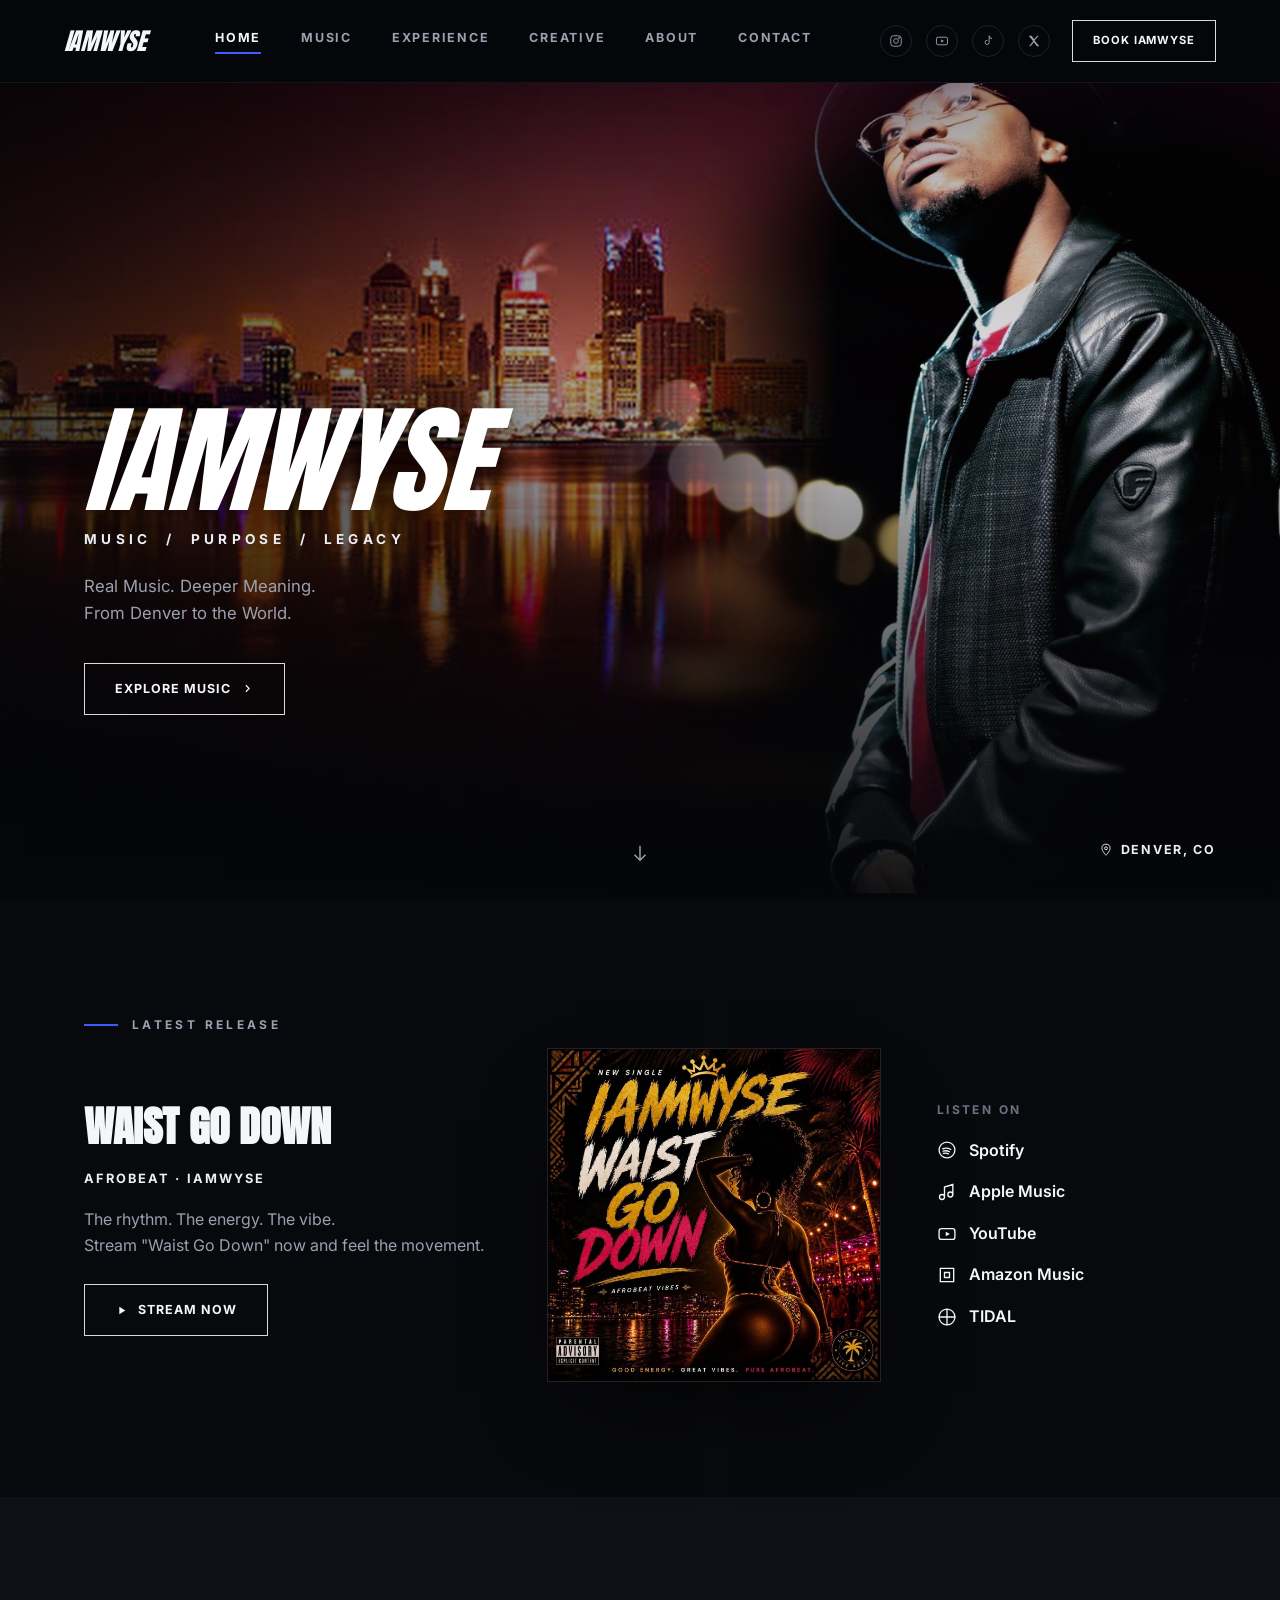
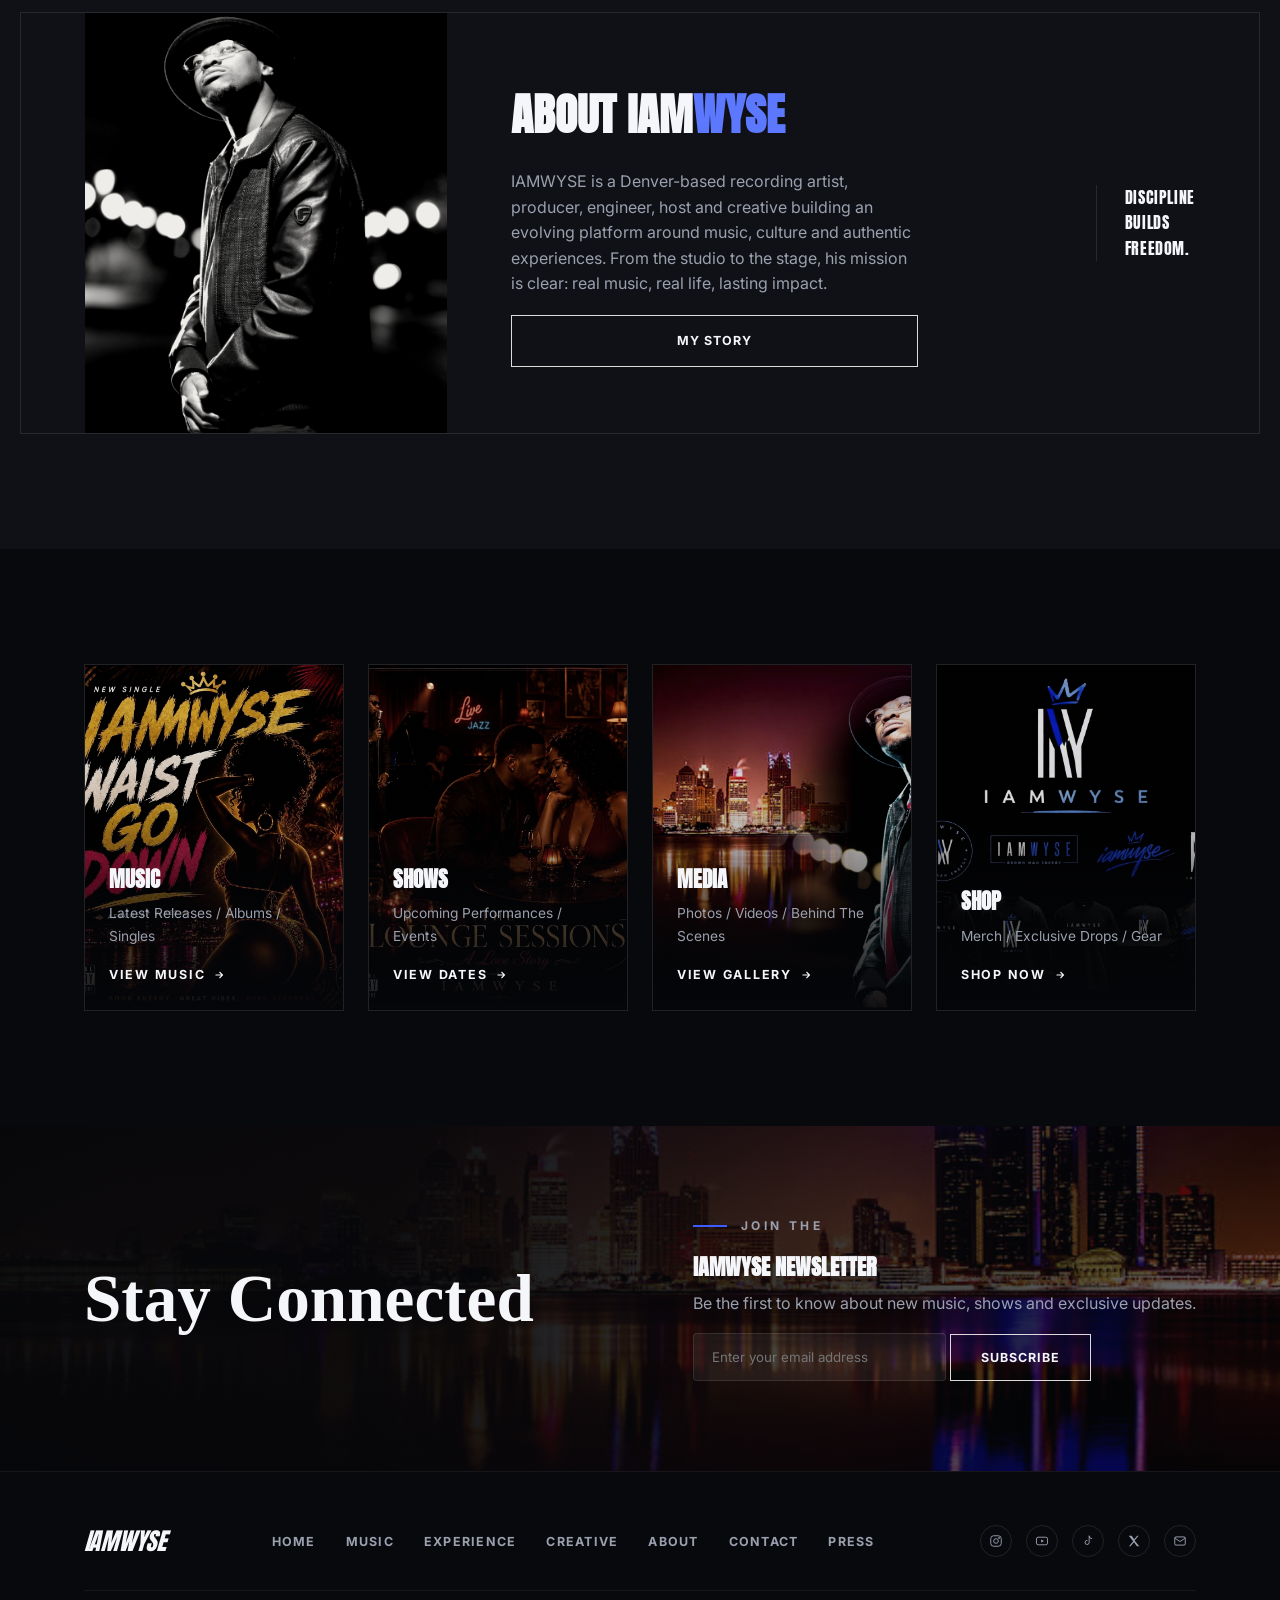
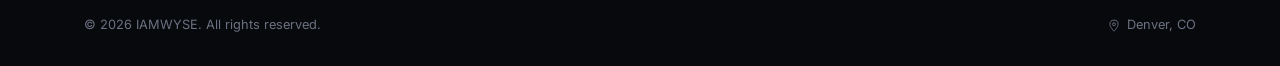
<file: index.html>
<!doctype html>
<html lang="en">
<head>
<meta charset="UTF-8">
<meta name="viewport" content="width=device-width, initial-scale=1.0">
<title>IAMWYSE — Music. Purpose. Legacy.</title>
<meta name="description" content="IAMWYSE is a Denver-based recording artist, producer, engineer, host and creative. Real music, deeper meaning — from Denver to the world.">
<link rel="preconnect" href="https://fonts.googleapis.com">
<link rel="preconnect" href="https://fonts.gstatic.com" crossorigin>
<link href="https://fonts.googleapis.com/css2?family=Anton&family=Permanent+Marker&family=Inter:wght@400;500;600;700;800&display=swap" rel="stylesheet">
<link rel="stylesheet" href="css/style.css">
<style>:root{--photo-filter: contrast(1.08) saturate(0.85) brightness(0.92) sepia(0.05);}</style>
</head>
<body>

<header class="site-header">
  <a href="index.html" class="logo">IAMWYSE</a>
  <nav class="nav-primary">
    <a href="index.html" class="is-active">Home</a>
    <a href="music.html">Music</a>
    <a href="experience.html">Experience</a>
    <a href="creative.html">Creative</a>
    <a href="about.html">About</a>
    <a href="contact.html">Contact</a>
  </nav>
  <div class="nav-side">
    <div class="nav-social hide-mobile">
      <a href="https://www.instagram.com/iamwyseofficial" aria-label="Instagram" target="_blank" rel="noopener"><svg viewBox="0 0 24 24" fill="none" stroke="currentColor" stroke-width="1.6"><rect x="3" y="3" width="18" height="18" rx="5"/><circle cx="12" cy="12" r="4"/><circle cx="17.2" cy="6.8" r="1"/></svg></a>
      <a href="https://www.youtube.com/@iamwyseofficial" aria-label="YouTube" target="_blank" rel="noopener"><svg viewBox="0 0 24 24" fill="none" stroke="currentColor" stroke-width="1.6"><rect x="2.5" y="5.5" width="19" height="13" rx="3"/><path d="M10.5 9.3v5.4l5-2.7-5-2.7z" fill="currentColor" stroke="none"/></svg></a>
      <a href="https://www.tiktok.com/@awysevision" aria-label="TikTok" target="_blank" rel="noopener"><svg viewBox="0 0 24 24" fill="none" stroke="currentColor" stroke-width="1.6"><path d="M14 3v11.5a3.5 3.5 0 1 1-3-3.46M14 3a5 5 0 0 0 5 5"/></svg></a><a href="https://x.com/likewysepro" aria-label="X (Twitter)" target="_blank" rel="noopener"><svg viewBox="0 0 24 24" fill="currentColor"><path d="M3 3l7.5 9.5L3.5 21H6l6-6.8L17 21h4l-8-10L20 3h-2.5l-5.3 6L8 3H3z"/></svg></a>
    </div>
    <a href="book.html" class="btn btn--sm hide-mobile">Book IAMWYSE</a>
    <button class="nav-toggle" aria-label="Toggle menu"><span></span><span></span><span></span></button>
  </div>
</header>

<nav class="mobile-nav">
  <a href="index.html">Home</a>
  <a href="music.html">Music</a>
  <a href="experience.html">Experience</a>
  <a href="creative.html">Creative</a>
  <a href="about.html">About</a>
  <a href="contact.html">Contact</a>
  <a href="book.html">Book IAMWYSE</a>
  <div class="nav-social">
    <a href="https://www.instagram.com/iamwyseofficial" aria-label="Instagram" target="_blank" rel="noopener"><svg viewBox="0 0 24 24" fill="none" stroke="currentColor" stroke-width="1.6"><rect x="3" y="3" width="18" height="18" rx="5"/><circle cx="12" cy="12" r="4"/><circle cx="17.2" cy="6.8" r="1"/></svg></a>
      <a href="https://www.youtube.com/@iamwyseofficial" aria-label="YouTube" target="_blank" rel="noopener"><svg viewBox="0 0 24 24" fill="none" stroke="currentColor" stroke-width="1.6"><rect x="2.5" y="5.5" width="19" height="13" rx="3"/><path d="M10.5 9.3v5.4l5-2.7-5-2.7z" fill="currentColor" stroke="none"/></svg></a>
      <a href="https://www.tiktok.com/@awysevision" aria-label="TikTok" target="_blank" rel="noopener"><svg viewBox="0 0 24 24" fill="none" stroke="currentColor" stroke-width="1.6"><path d="M14 3v11.5a3.5 3.5 0 1 1-3-3.46M14 3a5 5 0 0 0 5 5"/></svg></a><a href="https://x.com/likewysepro" aria-label="X (Twitter)" target="_blank" rel="noopener"><svg viewBox="0 0 24 24" fill="currentColor"><path d="M3 3l7.5 9.5L3.5 21H6l6-6.8L17 21h4l-8-10L20 3h-2.5l-5.3 6L8 3H3z"/></svg></a>
  </div>
</nav>

<!-- HERO -->
<section class="hero">
  <div class="hero__bg">
    <img src="assets/img/hero-composite.jpg" alt="IAMWYSE over the city skyline">
  </div>
  <div class="hero__location-tag hide-mobile">
    <svg viewBox="0 0 24 24" fill="none" stroke="currentColor" stroke-width="1.6"><path d="M12 21s7-7.2 7-12a7 7 0 1 0-14 0c0 4.8 7 12 7 12z"/><circle cx="12" cy="9" r="2.5"/></svg>
    Denver, CO
  </div>
  <div class="hero__content">
    <div class="hero__logo">IAMWYSE</div>
    <div class="hero__tag">Music &nbsp;/&nbsp; Purpose &nbsp;/&nbsp; Legacy</div>
    <p class="hero__copy">Real Music. Deeper Meaning.<br>From Denver to the World.</p>
    <div class="hero__cta">
      <a href="music.html" class="btn btn--solid">Explore Music
        <svg width="14" height="14" viewBox="0 0 24 24" fill="none" stroke="currentColor" stroke-width="2.2"><path d="M9 6l6 6-6 6"/></svg>
      </a>
    </div>
  </div>
  <a href="#latest-release" class="hero__scroll" aria-label="Scroll down">
    <svg width="22" height="22" viewBox="0 0 24 24" fill="none" stroke="currentColor" stroke-width="1.6"><path d="M12 4v16M6 14l6 6 6-6"/></svg>
  </a>
</section>

<!-- LATEST RELEASE -->
<section id="latest-release">
  <div class="container">
    <div class="eyebrow">Latest Release</div>
    <div class="release">
      <div class="reveal">
        <h3>Waist Go Down</h3>
        <p class="release__meta">Afrobeat &middot; IAMWYSE</p>
        <p class="desc">The rhythm. The energy. The vibe.<br>Stream "Waist Go Down" now and feel the movement.</p>
        <a href="music.html" class="btn btn--solid">
          <svg viewBox="0 0 24 24" fill="currentColor"><path d="M8 5v14l11-7z"/></svg>
          Stream Now
        </a>
      </div>
      <div class="release__art reveal reveal-delay-1">
        <img src="assets/img/album-waist-go-down.jpg" alt="Waist Go Down single cover">
      </div>
      <div class="platform-list reveal reveal-delay-2">
        <h4>Listen On</h4>
        <ul>
          <li><a href="#"><svg viewBox="0 0 24 24" fill="none" stroke="currentColor" stroke-width="1.6"><circle cx="12" cy="12" r="9.5"/><path d="M7 10.5c3-1 7-.6 9.5.9M7.3 13.4c2.4-.8 5.6-.5 7.7.7M7.6 16.1c2-.6 4.4-.4 6.1.6" stroke-linecap="round"/></svg> Spotify</a></li>
          <li><a href="#"><svg viewBox="0 0 24 24" fill="none" stroke="currentColor" stroke-width="1.6"><path d="M9 18V6l10-3v12M9 18a3 3 0 1 1-6 0 3 3 0 0 1 6 0zm10-3a3 3 0 1 1-6 0 3 3 0 0 1 6 0z"/></svg> Apple Music</a></li>
          <li><a href="#"><svg viewBox="0 0 24 24" fill="none" stroke="currentColor" stroke-width="1.6"><rect x="2.5" y="5.5" width="19" height="13" rx="3"/><path d="M10.5 9.3v5.4l5-2.7-5-2.7z" fill="currentColor" stroke="none"/></svg> YouTube</a></li>
          <li><a href="#"><svg viewBox="0 0 24 24" fill="none" stroke="currentColor" stroke-width="1.6"><path d="M4 4h16v16H4z"/><path d="M9 9h6v6H9z"/></svg> Amazon Music</a></li>
          <li><a href="#"><svg viewBox="0 0 24 24" fill="none" stroke="currentColor" stroke-width="1.6"><circle cx="12" cy="12" r="9.5"/><path d="M12 2v20M2 12h20"/></svg> TIDAL</a></li>
        </ul>
      </div>
    </div>
  </div>
</section>

<!-- ABOUT IAMWYSE -->
<section class="section-alt">
  <div class="container split-feature split-feature--stat" style="border:1px solid var(--line);">
    <div class="split-feature__photo reveal">
      <img src="assets/img/wyse-guy.jpg" alt="IAMWYSE portrait" style="filter:grayscale(1) var(--photo-filter);object-position:center 22%;">
    </div>
    <div class="split-feature__body reveal reveal-delay-1">
      <h2>About IAM<span style="color:var(--accent-bright);">WYSE</span></h2>
      <p>IAMWYSE is a Denver-based recording artist, producer, engineer, host and creative building an evolving platform around music, culture and authentic experiences. From the studio to the stage, his mission is clear: real music, real life, lasting impact.</p>
      <a href="about.html" class="btn btn--solid">My Story</a>
    </div>
    <div class="split-feature__stat reveal reveal-delay-2 hide-mobile">Discipline<br>Builds<br>Freedom.</div>
  </div>
</section>

<!-- QUICK LINKS -->
<section>
  <div class="container">
    <div class="grid-4">
      <a href="music.html" class="photo-nav-card reveal">
        <img src="assets/img/album-waist-go-down.jpg" alt="">
        <div class="photo-nav-card__body">
          <h3>Music</h3>
          <p>Latest Releases / Albums / Singles</p>
          <span class="link-arrow">View Music
            <svg width="12" height="12" viewBox="0 0 24 24" fill="none" stroke="currentColor" stroke-width="2.2"><path d="M5 12h14M13 6l6 6-6 6"/></svg>
          </span>
        </div>
      </a>
      <a href="experience.html" class="photo-nav-card reveal reveal-delay-1">
        <img src="assets/img/album-lounge-sessions.jpg" alt="">
        <div class="photo-nav-card__body">
          <h3>Shows</h3>
          <p>Upcoming Performances / Events</p>
          <span class="link-arrow">View Dates
            <svg width="12" height="12" viewBox="0 0 24 24" fill="none" stroke="currentColor" stroke-width="2.2"><path d="M5 12h14M13 6l6 6-6 6"/></svg>
          </span>
        </div>
      </a>
      <a href="press.html" class="photo-nav-card reveal reveal-delay-2">
        <img src="assets/img/hero-composite.jpg" alt="">
        <div class="photo-nav-card__body">
          <h3>Media</h3>
          <p>Photos / Videos / Behind The Scenes</p>
          <span class="link-arrow">View Gallery
            <svg width="12" height="12" viewBox="0 0 24 24" fill="none" stroke="currentColor" stroke-width="2.2"><path d="M5 12h14M13 6l6 6-6 6"/></svg>
          </span>
        </div>
      </a>
      <a href="press.html" class="photo-nav-card reveal reveal-delay-3">
        <img src="assets/img/merch-collage.jpg" alt="" style="object-position:center 75%;">
        <div class="photo-nav-card__body">
          <h3>Shop</h3>
          <p>Merch / Exclusive Drops / Gear</p>
          <span class="link-arrow">Shop Now
            <svg width="12" height="12" viewBox="0 0 24 24" fill="none" stroke="currentColor" stroke-width="2.2"><path d="M5 12h14M13 6l6 6-6 6"/></svg>
          </span>
        </div>
      </a>
    </div>
  </div>
</section>

<!-- STAY CONNECTED -->
<section class="stay-connected">
  <div class="stay-connected__bg"><img src="assets/img/skyline.jpg" alt=""></div>
  <div class="container stay-connected__inner reveal">
    <h2 style="font-family:var(--font-script);text-transform:none;font-size:clamp(2.6rem,6vw,4.2rem);">Stay Connected</h2>
    <div class="stay-connected__form-wrap">
      <div class="eyebrow">Join The</div>
      <h3 style="font-family:var(--font-display);text-transform:uppercase;font-size:1.4rem;margin-bottom:6px;">IAMWYSE Newsletter</h3>
      <p>Be the first to know about new music, shows and exclusive updates.</p>
      <form class="newsletter-form" data-demo-form>
        <input type="email" placeholder="Enter your email address" required>
        <button type="submit" class="btn btn--solid">Subscribe</button>
      </form>
      <p class="form-note" style="display:none;margin-top:12px;font-size:0.82rem;color:var(--text-dim);"></p>
    </div>
  </div>
</section>

<footer class="site-footer">
  <div class="container">
    <div class="site-footer__top">
      <a href="index.html" class="logo">IAMWYSE</a>
      <ul class="footer-nav">
        <li><a href="index.html">Home</a></li>
        <li><a href="music.html">Music</a></li>
        <li><a href="experience.html">Experience</a></li>
        <li><a href="creative.html">Creative</a></li>
        <li><a href="about.html">About</a></li>
        <li><a href="contact.html">Contact</a></li>
        <li><a href="press.html">Press</a></li>
      </ul>
      <div class="nav-social">
        <a href="https://www.instagram.com/iamwyseofficial" aria-label="Instagram" target="_blank" rel="noopener"><svg viewBox="0 0 24 24" fill="none" stroke="currentColor" stroke-width="1.6"><rect x="3" y="3" width="18" height="18" rx="5"/><circle cx="12" cy="12" r="4"/><circle cx="17.2" cy="6.8" r="1"/></svg></a>
        <a href="https://www.youtube.com/@iamwyseofficial" aria-label="YouTube" target="_blank" rel="noopener"><svg viewBox="0 0 24 24" fill="none" stroke="currentColor" stroke-width="1.6"><rect x="2.5" y="5.5" width="19" height="13" rx="3"/><path d="M10.5 9.3v5.4l5-2.7-5-2.7z" fill="currentColor" stroke="none"/></svg></a>
        <a href="https://www.tiktok.com/@awysevision" aria-label="TikTok" target="_blank" rel="noopener"><svg viewBox="0 0 24 24" fill="none" stroke="currentColor" stroke-width="1.6"><path d="M14 3v11.5a3.5 3.5 0 1 1-3-3.46M14 3a5 5 0 0 0 5 5"/></svg></a><a href="https://x.com/likewysepro" aria-label="X (Twitter)" target="_blank" rel="noopener"><svg viewBox="0 0 24 24" fill="currentColor"><path d="M3 3l7.5 9.5L3.5 21H6l6-6.8L17 21h4l-8-10L20 3h-2.5l-5.3 6L8 3H3z"/></svg></a>
        <a href="mailto:iamwyseofficial@outlook.com" aria-label="Email"><svg viewBox="0 0 24 24" fill="none" stroke="currentColor" stroke-width="1.6"><rect x="3" y="5" width="18" height="14" rx="2"/><path d="M3 7l9 6 9-6"/></svg></a>
      </div>
    </div>
    <div class="site-footer__bottom">
      <span>&copy; 2026 IAMWYSE. All rights reserved.</span>
      <span class="loc"><svg viewBox="0 0 24 24" fill="none" stroke="currentColor" stroke-width="1.6"><path d="M12 21s7-7.2 7-12a7 7 0 1 0-14 0c0 4.8 7 12 7 12z"/><circle cx="12" cy="9" r="2.5"/></svg> Denver, CO</span>
    </div>
  </div>
</footer>

<script src="js/main.js"></script>
</body>
</html>
</file>
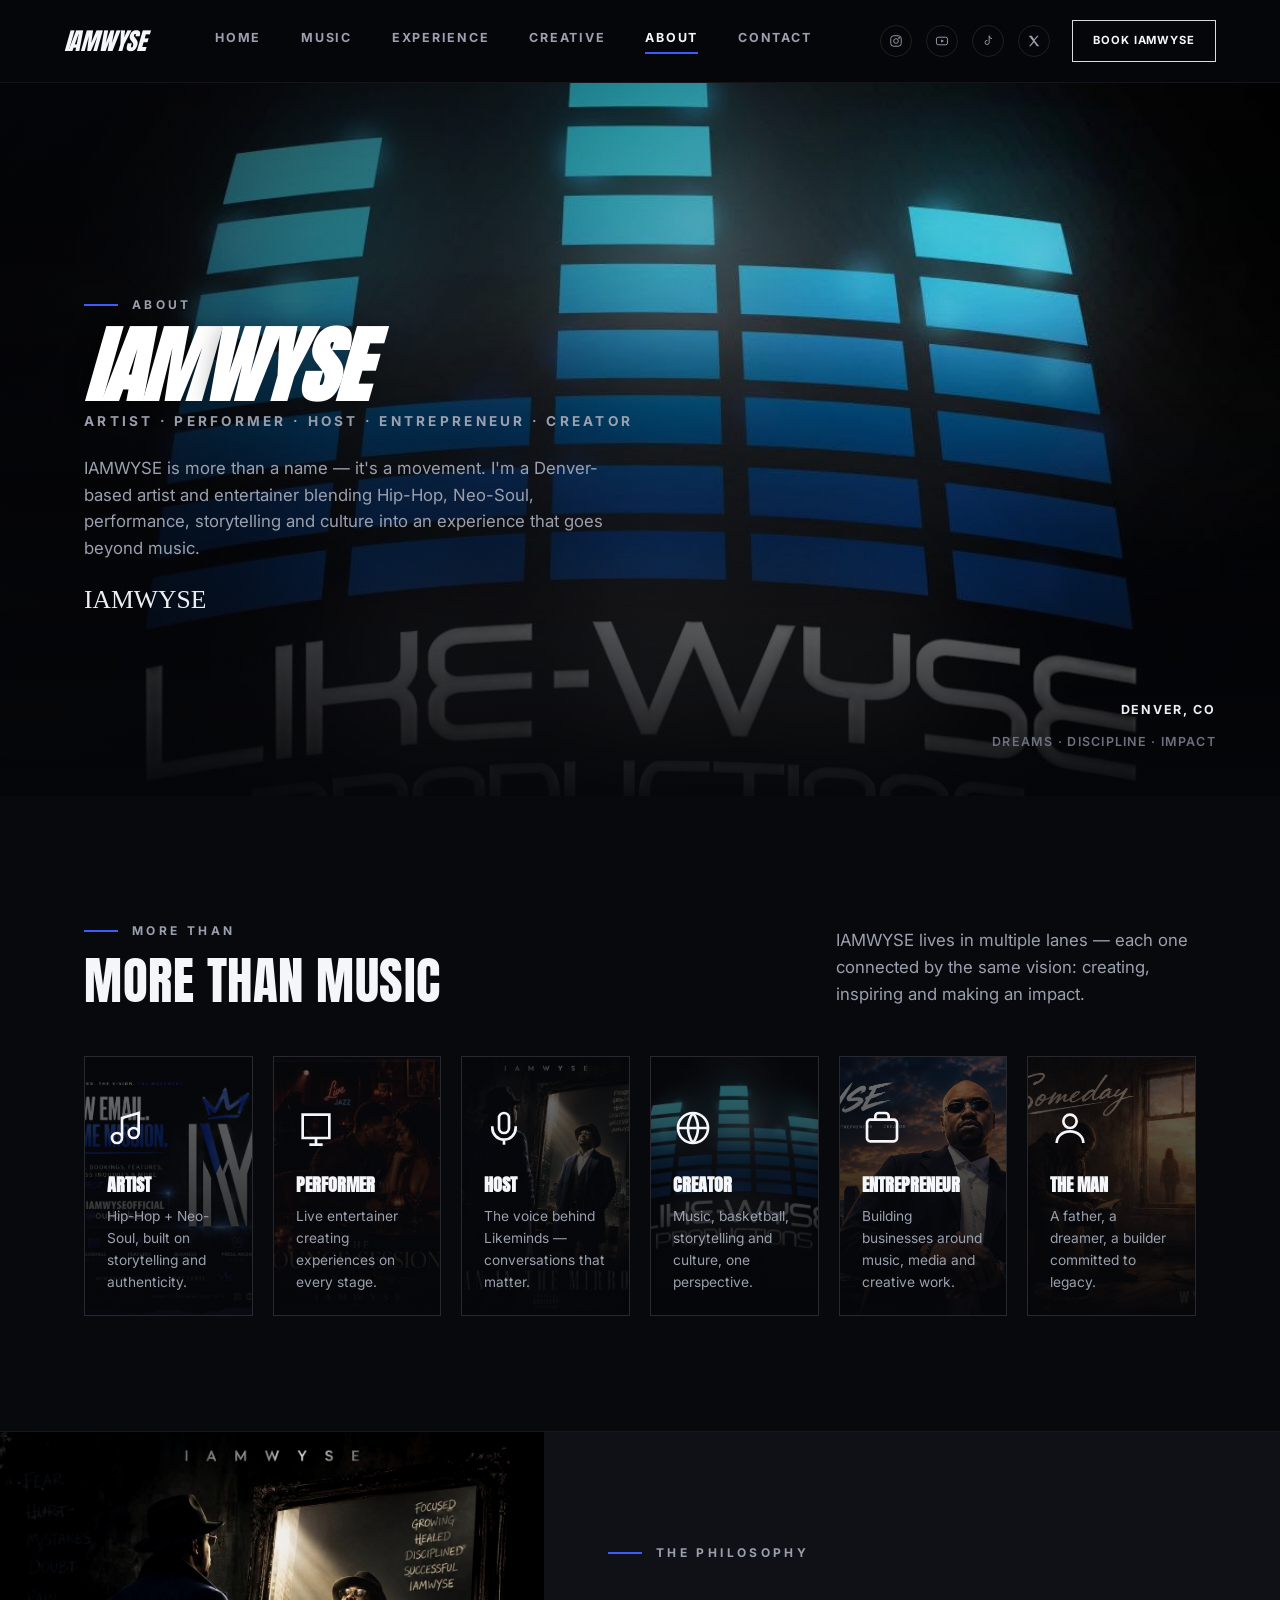
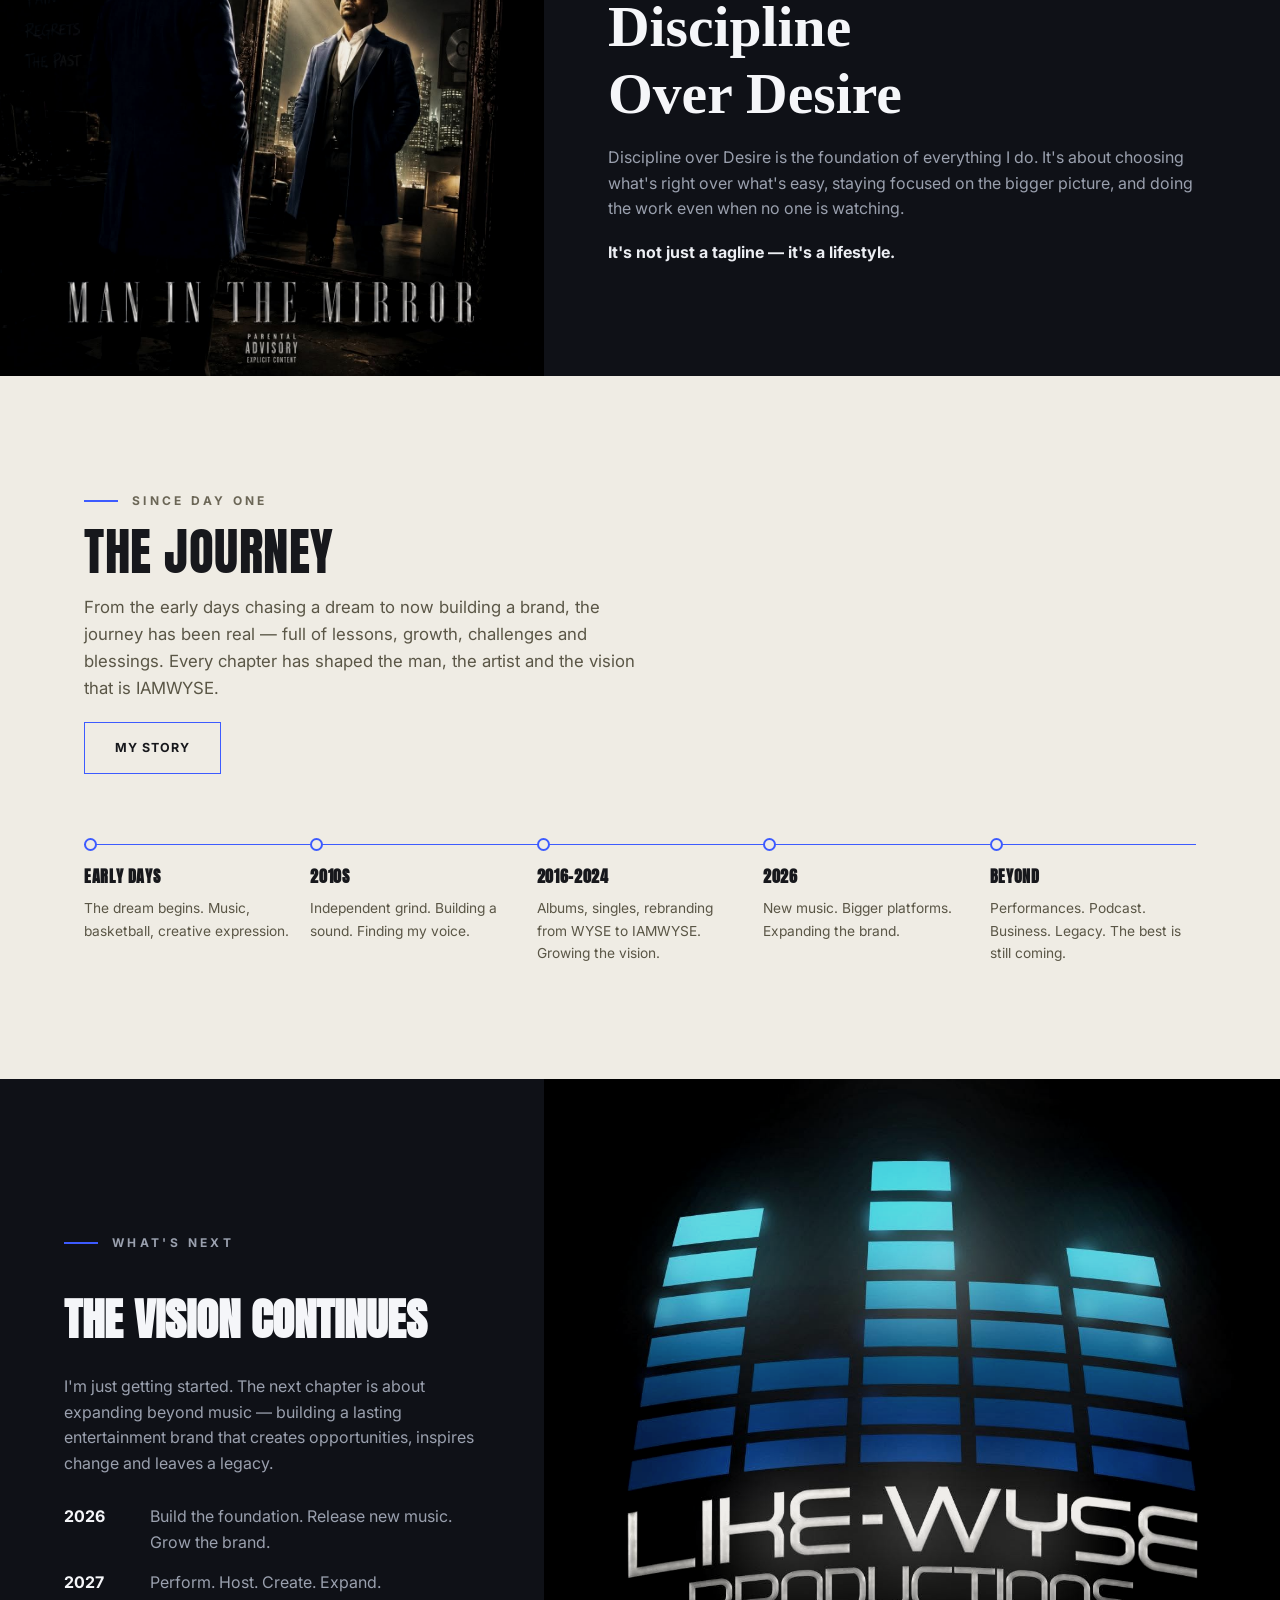
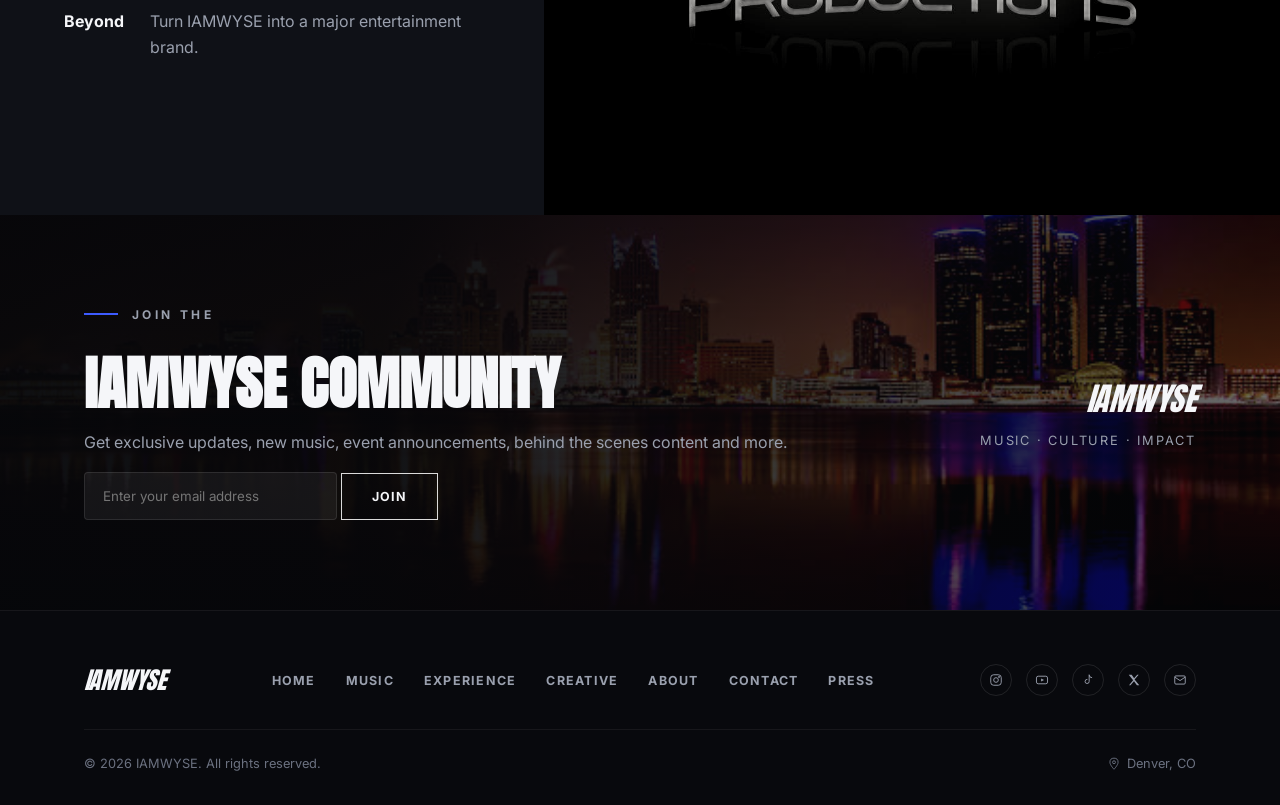
<file: about.html>
<!doctype html>
<html lang="en">
<head>
<meta charset="UTF-8">
<meta name="viewport" content="width=device-width, initial-scale=1.0">
<title>About — IAMWYSE</title>
<meta name="description" content="IAMWYSE is more than a name — it's a movement. Denver-based artist, performer, host, entrepreneur and creator.">
<link rel="preconnect" href="https://fonts.googleapis.com">
<link rel="preconnect" href="https://fonts.gstatic.com" crossorigin>
<link href="https://fonts.googleapis.com/css2?family=Anton&family=Permanent+Marker&family=Inter:wght@400;500;600;700;800&display=swap" rel="stylesheet">
<link rel="stylesheet" href="css/style.css">
<style>:root{--photo-filter: contrast(1.08) saturate(0.85) brightness(0.92) sepia(0.05);}</style>
</head>
<body>

<header class="site-header">
  <a href="index.html" class="logo">IAMWYSE</a>
  <nav class="nav-primary">
    <a href="index.html">Home</a>
    <a href="music.html">Music</a>
    <a href="experience.html">Experience</a>
    <a href="creative.html">Creative</a>
    <a href="about.html" class="is-active">About</a>
    <a href="contact.html">Contact</a>
  </nav>
  <div class="nav-side">
    <div class="nav-social hide-mobile">
      <a href="https://www.instagram.com/iamwyseofficial" aria-label="Instagram" target="_blank" rel="noopener"><svg viewBox="0 0 24 24" fill="none" stroke="currentColor" stroke-width="1.6"><rect x="3" y="3" width="18" height="18" rx="5"/><circle cx="12" cy="12" r="4"/><circle cx="17.2" cy="6.8" r="1"/></svg></a>
      <a href="https://www.youtube.com/@iamwyseofficial" aria-label="YouTube" target="_blank" rel="noopener"><svg viewBox="0 0 24 24" fill="none" stroke="currentColor" stroke-width="1.6"><rect x="2.5" y="5.5" width="19" height="13" rx="3"/><path d="M10.5 9.3v5.4l5-2.7-5-2.7z" fill="currentColor" stroke="none"/></svg></a>
      <a href="https://www.tiktok.com/@awysevision" aria-label="TikTok" target="_blank" rel="noopener"><svg viewBox="0 0 24 24" fill="none" stroke="currentColor" stroke-width="1.6"><path d="M14 3v11.5a3.5 3.5 0 1 1-3-3.46M14 3a5 5 0 0 0 5 5"/></svg></a><a href="https://x.com/likewysepro" aria-label="X (Twitter)" target="_blank" rel="noopener"><svg viewBox="0 0 24 24" fill="currentColor"><path d="M3 3l7.5 9.5L3.5 21H6l6-6.8L17 21h4l-8-10L20 3h-2.5l-5.3 6L8 3H3z"/></svg></a>
    </div>
    <a href="book.html" class="btn btn--sm hide-mobile">Book IAMWYSE</a>
    <button class="nav-toggle" aria-label="Toggle menu"><span></span><span></span><span></span></button>
  </div>
</header>

<nav class="mobile-nav">
  <a href="index.html">Home</a>
  <a href="music.html">Music</a>
  <a href="experience.html">Experience</a>
  <a href="creative.html">Creative</a>
  <a href="about.html">About</a>
  <a href="contact.html">Contact</a>
  <a href="book.html">Book IAMWYSE</a>
</nav>

<!-- HERO -->
<section class="hero hero--page" style="min-height:82vh;">
  <div class="hero__bg"><img src="assets/img/press-banner-denver.jpg" alt="IAMWYSE portrait against the Denver skyline"></div>
  <div class="hero__location-tag hide-mobile" style="text-align:right;flex-direction:column;align-items:flex-end;bottom:44px;">
    <span>Denver, CO</span>
    <span style="color:var(--text-dim);font-weight:600;letter-spacing:0.1em;margin-top:4px;">Dreams &middot; Discipline &middot; Impact</span>
  </div>
  <div class="hero__content">
    <div class="eyebrow">About</div>
    <h1 class="hero__logo" style="font-size:clamp(2.6rem,7vw,5.2rem);">IAM<span class="accent">WYSE</span></h1>
    <p style="margin-top:6px;font-size:0.85rem;font-weight:700;letter-spacing:0.24em;text-transform:uppercase;color:var(--text-muted);">Artist &middot; Performer &middot; Host &middot; Entrepreneur &middot; Creator</p>
    <p class="hero__copy">IAMWYSE is more than a name — it's a movement. I'm a Denver-based artist and entertainer blending Hip-Hop, Neo-Soul, performance, storytelling and culture into an experience that goes beyond music.</p>
    <p style="font-family:var(--font-script);font-size:1.6rem;color:var(--white-soft);margin-top:18px;">IAMWYSE</p>
  </div>
</section>

<!-- MORE THAN MUSIC -->
<section>
  <div class="container">
    <div class="section-head split reveal">
      <div>
        <div class="eyebrow">More Than</div>
        <h2>More Than <span class="accent">Music</span></h2>
      </div>
      <p style="max-width:360px;color:var(--text-muted);">IAMWYSE lives in multiple lanes — each one connected by the same vision: creating, inspiring and making an impact.</p>
    </div>
    <div class="bento" style="grid-template-columns:repeat(6,1fr);grid-auto-rows:260px;">
      <div class="bento-item reveal">
        <img src="assets/img/album-mr-ellis.jpg" alt="">
        <div class="bento-item__content">
          <svg class="bento-item__icon" viewBox="0 0 24 24" fill="none" stroke="currentColor" stroke-width="1.6"><path d="M9 18V6l10-3v12M9 18a3 3 0 1 1-6 0 3 3 0 0 1 6 0zm10-3a3 3 0 1 1-6 0 3 3 0 0 1 6 0z"/></svg>
          <h3>Artist</h3><p>Hip-Hop + Neo-Soul, built on storytelling and authenticity.</p>
        </div>
      </div>
      <div class="bento-item reveal reveal-delay-1">
        <img src="assets/img/album-lounge-sessions.jpg" alt="">
        <div class="bento-item__content">
          <svg class="bento-item__icon" viewBox="0 0 24 24" fill="none" stroke="currentColor" stroke-width="1.6"><path d="M4 4h16v14H4zM8 22h8M12 18v4"/></svg>
          <h3>Performer</h3><p>Live entertainer creating experiences on every stage.</p>
        </div>
      </div>
      <div class="bento-item reveal reveal-delay-2">
        <img src="assets/img/album-man-in-the-mirror.jpg" alt="">
        <div class="bento-item__content">
          <svg class="bento-item__icon" viewBox="0 0 24 24" fill="none" stroke="currentColor" stroke-width="1.6"><path d="M12 15a3 3 0 0 0 3-3V6a3 3 0 1 0-6 0v6a3 3 0 0 0 3 3zM19 11v1a7 7 0 0 1-14 0v-1M12 19v3"/></svg>
          <h3>Host</h3><p>The voice behind Likeminds — conversations that matter.</p>
        </div>
      </div>
      <div class="bento-item reveal">
        <img src="assets/img/press-banner-denver.jpg" alt="">
        <div class="bento-item__content">
          <svg class="bento-item__icon" viewBox="0 0 24 24" fill="none" stroke="currentColor" stroke-width="1.6"><circle cx="12" cy="12" r="9"/><path d="M12 3a15 15 0 0 1 0 18M12 3a15 15 0 0 0 0 18M3 12h18"/></svg>
          <h3>Creator</h3><p>Music, basketball, storytelling and culture, one perspective.</p>
        </div>
      </div>
      <div class="bento-item reveal reveal-delay-1">
        <img src="assets/img/likewyse-productions-logo.jpg" alt="">
        <div class="bento-item__content">
          <svg class="bento-item__icon" viewBox="0 0 24 24" fill="none" stroke="currentColor" stroke-width="1.6"><rect x="3" y="7" width="18" height="13" rx="2"/><path d="M8 7V5a2 2 0 0 1 2-2h4a2 2 0 0 1 2 2v2"/></svg>
          <h3>Entrepreneur</h3><p>Building businesses around music, media and creative work.</p>
        </div>
      </div>
      <div class="bento-item reveal reveal-delay-2">
        <img src="assets/img/album-someday.jpg" alt="">
        <div class="bento-item__content">
          <svg class="bento-item__icon" viewBox="0 0 24 24" fill="none" stroke="currentColor" stroke-width="1.6"><circle cx="12" cy="8" r="4"/><path d="M4 21c0-4 3.5-7 8-7s8 3 8 7"/></svg>
          <h3>The Man</h3><p>A father, a dreamer, a builder committed to legacy.</p>
        </div>
      </div>
    </div>
  </div>
</section>

<!-- PHILOSOPHY -->
<section class="split-feature section-border-t" style="padding:0;">
  <div class="split-feature__photo reveal">
    <img src="assets/img/album-man-in-the-mirror.jpg" alt="IAMWYSE — Man In The Mirror" style="object-position:center 20%;">
  </div>
  <div class="split-feature__body reveal reveal-delay-1">
    <div class="eyebrow">The Philosophy</div>
    <h2 style="font-family:var(--font-script);text-transform:none;font-size:clamp(2.2rem,4.8vw,3.6rem);line-height:1.15;">Discipline<br>Over <span class="accent">Desire</span></h2>
    <p>Discipline over Desire is the foundation of everything I do. It's about choosing what's right over what's easy, staying focused on the bigger picture, and doing the work even when no one is watching.</p>
    <p style="font-weight:700;color:var(--white-soft);">It's not just a tagline — it's a lifestyle.</p>
  </div>
</section>

<!-- JOURNEY TIMELINE (light section) -->
<section class="section-light">
  <div class="container">
    <div class="section-head reveal">
      <div class="eyebrow">Since Day One</div>
      <h2>The <span class="accent">Journey</span></h2>
      <p>From the early days chasing a dream to now building a brand, the journey has been real — full of lessons, growth, challenges and blessings. Every chapter has shaped the man, the artist and the vision that is IAMWYSE.</p>
      <a href="press.html" class="btn" style="margin-top:20px;">My Story</a>
    </div>
    <div class="timeline reveal">
      <div class="timeline__line"><div class="timeline__line-fill"></div></div>
      <div class="timeline__items">
        <div class="timeline__item"><span class="timeline__dot"></span><h4>Early Days</h4><p>The dream begins. Music, basketball, creative expression.</p></div>
        <div class="timeline__item"><span class="timeline__dot"></span><h4>2010s</h4><p>Independent grind. Building a sound. Finding my voice.</p></div>
        <div class="timeline__item"><span class="timeline__dot"></span><h4>2016–2024</h4><p>Albums, singles, rebranding from WYSE to IAMWYSE. Growing the vision.</p></div>
        <div class="timeline__item"><span class="timeline__dot"></span><h4>2026</h4><p>New music. Bigger platforms. Expanding the brand.</p></div>
        <div class="timeline__item"><span class="timeline__dot"></span><h4>Beyond</h4><p>Performances. Podcast. Business. Legacy. The best is still coming.</p></div>
      </div>
    </div>
  </div>
</section>

<!-- VISION CONTINUES -->
<section class="split-feature" style="padding:0;">
  <div class="split-feature__body reveal">
    <div class="eyebrow">What's Next</div>
    <h2>The Vision <span class="accent">Continues</span></h2>
    <p>I'm just getting started. The next chapter is about expanding beyond music — building a lasting entertainment brand that creates opportunities, inspires change and leaves a legacy.</p>
    <ul style="margin-top:10px;display:flex;flex-direction:column;gap:14px;">
      <li style="display:flex;gap:16px;"><strong style="color:var(--text);width:70px;flex-shrink:0;">2026</strong><span style="color:var(--text-muted);">Build the foundation. Release new music. Grow the brand.</span></li>
      <li style="display:flex;gap:16px;"><strong style="color:var(--text);width:70px;flex-shrink:0;">2027</strong><span style="color:var(--text-muted);">Perform. Host. Create. Expand.</span></li>
      <li style="display:flex;gap:16px;"><strong style="color:var(--text);width:70px;flex-shrink:0;">Beyond</strong><span style="color:var(--text-muted);">Turn IAMWYSE into a major entertainment brand.</span></li>
    </ul>
  </div>
  <div class="split-feature__photo reveal reveal-delay-1">
    <img src="assets/img/press-banner-denver.jpg" alt="Denver skyline">
  </div>
</section>

<!-- COMMUNITY CTA -->
<section class="stay-connected section-alt">
  <div class="stay-connected__bg"><img src="assets/img/skyline.jpg" alt=""></div>
  <div class="container stay-connected__inner reveal">
    <div class="stay-connected__form-wrap">
      <div class="eyebrow">Join The</div>
      <h2>IAMWYSE <span class="accent">Community</span></h2>
      <p>Get exclusive updates, new music, event announcements, behind the scenes content and more.</p>
      <form class="newsletter-form" data-demo-form>
        <input type="email" placeholder="Enter your email address" required>
        <button type="submit" class="btn btn--solid">Join</button>
      </form>
      <p class="form-note" style="display:none;margin-top:12px;font-size:0.82rem;color:var(--text-dim);"></p>
    </div>
    <div style="text-align:right;">
      <div class="logo" style="font-size:2rem;justify-content:flex-end;">IAMWYSE</div>
      <p style="color:var(--text-muted);font-size:0.8rem;letter-spacing:0.14em;text-transform:uppercase;margin-top:6px;">Music &middot; Culture &middot; Impact</p>
    </div>
  </div>
</section>

<footer class="site-footer">
  <div class="container">
    <div class="site-footer__top">
      <a href="index.html" class="logo">IAMWYSE</a>
      <ul class="footer-nav">
        <li><a href="index.html">Home</a></li>
        <li><a href="music.html">Music</a></li>
        <li><a href="experience.html">Experience</a></li>
        <li><a href="creative.html">Creative</a></li>
        <li><a href="about.html">About</a></li>
        <li><a href="contact.html">Contact</a></li>
        <li><a href="press.html">Press</a></li>
      </ul>
      <div class="nav-social">
        <a href="https://www.instagram.com/iamwyseofficial" aria-label="Instagram" target="_blank" rel="noopener"><svg viewBox="0 0 24 24" fill="none" stroke="currentColor" stroke-width="1.6"><rect x="3" y="3" width="18" height="18" rx="5"/><circle cx="12" cy="12" r="4"/><circle cx="17.2" cy="6.8" r="1"/></svg></a>
        <a href="https://www.youtube.com/@iamwyseofficial" aria-label="YouTube" target="_blank" rel="noopener"><svg viewBox="0 0 24 24" fill="none" stroke="currentColor" stroke-width="1.6"><rect x="2.5" y="5.5" width="19" height="13" rx="3"/><path d="M10.5 9.3v5.4l5-2.7-5-2.7z" fill="currentColor" stroke="none"/></svg></a>
        <a href="https://www.tiktok.com/@awysevision" aria-label="TikTok" target="_blank" rel="noopener"><svg viewBox="0 0 24 24" fill="none" stroke="currentColor" stroke-width="1.6"><path d="M14 3v11.5a3.5 3.5 0 1 1-3-3.46M14 3a5 5 0 0 0 5 5"/></svg></a><a href="https://x.com/likewysepro" aria-label="X (Twitter)" target="_blank" rel="noopener"><svg viewBox="0 0 24 24" fill="currentColor"><path d="M3 3l7.5 9.5L3.5 21H6l6-6.8L17 21h4l-8-10L20 3h-2.5l-5.3 6L8 3H3z"/></svg></a>
        <a href="mailto:iamwyseofficial@outlook.com" aria-label="Email"><svg viewBox="0 0 24 24" fill="none" stroke="currentColor" stroke-width="1.6"><rect x="3" y="5" width="18" height="14" rx="2"/><path d="M3 7l9 6 9-6"/></svg></a>
      </div>
    </div>
    <div class="site-footer__bottom">
      <span>&copy; 2026 IAMWYSE. All rights reserved.</span>
      <span class="loc"><svg viewBox="0 0 24 24" fill="none" stroke="currentColor" stroke-width="1.6"><path d="M12 21s7-7.2 7-12a7 7 0 1 0-14 0c0 4.8 7 12 7 12z"/><circle cx="12" cy="9" r="2.5"/></svg> Denver, CO</span>
    </div>
  </div>
</footer>

<script src="js/main.js"></script>
</body>
</html>
</file>
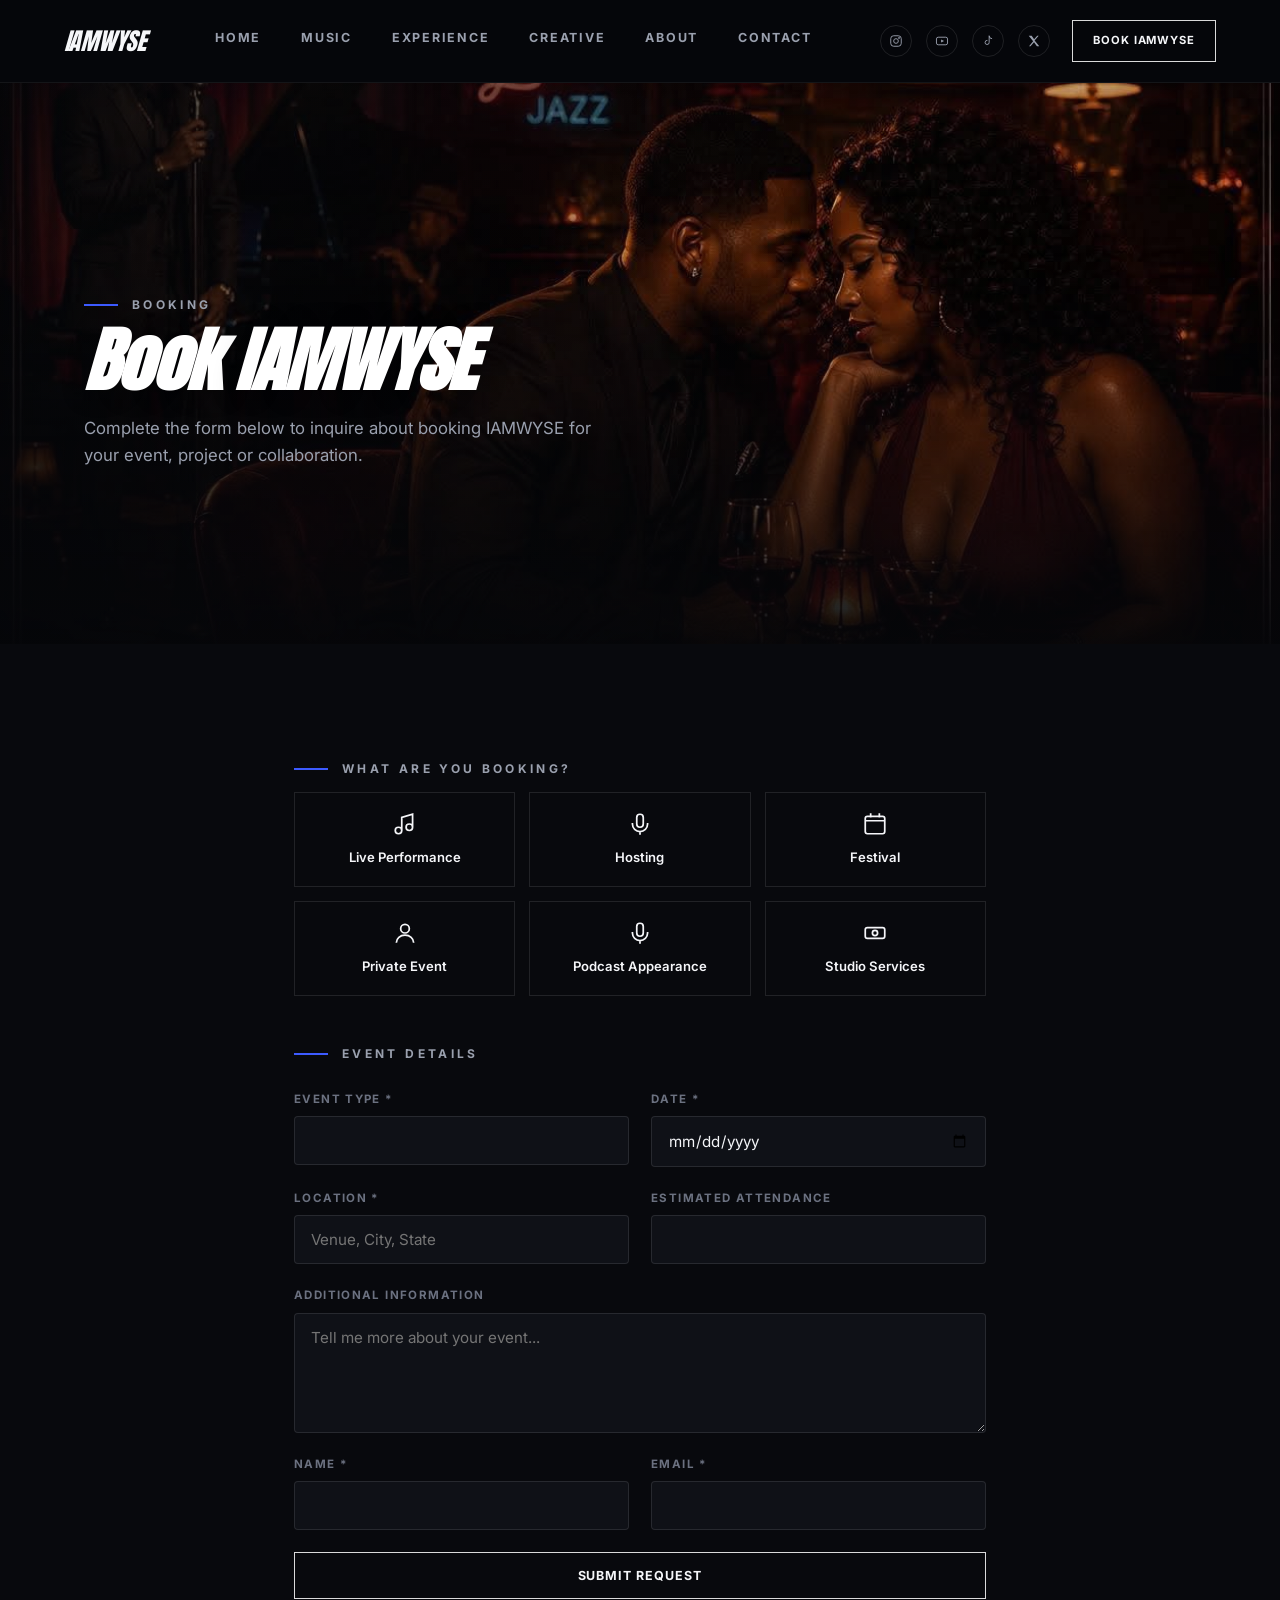
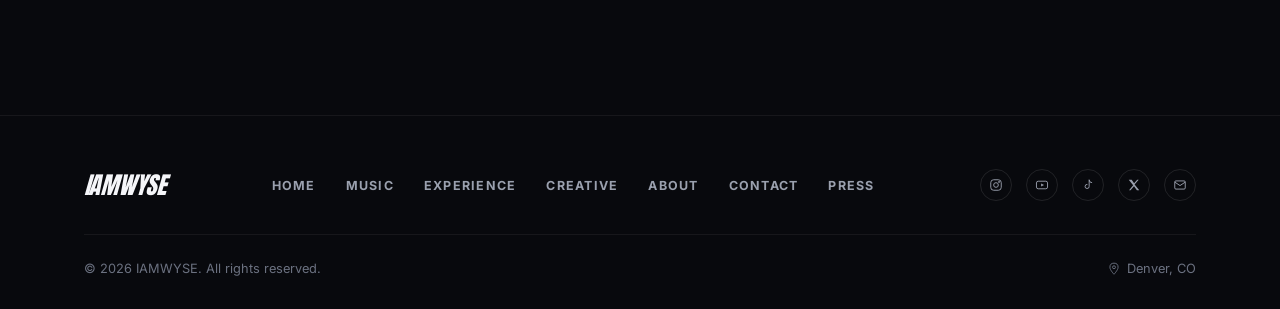
<file: book.html>
<!doctype html>
<html lang="en">
<head>
<meta charset="UTF-8">
<meta name="viewport" content="width=device-width, initial-scale=1.0">
<title>Book IAMWYSE</title>
<meta name="description" content="Complete the form to inquire about booking IAMWYSE for your event, project or collaboration.">
<link rel="preconnect" href="https://fonts.googleapis.com">
<link rel="preconnect" href="https://fonts.gstatic.com" crossorigin>
<link href="https://fonts.googleapis.com/css2?family=Anton&family=Permanent+Marker&family=Inter:wght@400;500;600;700;800&display=swap" rel="stylesheet">
<link rel="stylesheet" href="css/style.css">
<style>:root{--photo-filter: contrast(1.08) saturate(0.85) brightness(0.92) sepia(0.05);}</style>
</head>
<body>

<header class="site-header">
  <a href="index.html" class="logo">IAMWYSE</a>
  <nav class="nav-primary">
    <a href="index.html">Home</a>
    <a href="music.html">Music</a>
    <a href="experience.html">Experience</a>
    <a href="creative.html">Creative</a>
    <a href="about.html">About</a>
    <a href="contact.html">Contact</a>
  </nav>
  <div class="nav-side">
    <div class="nav-social hide-mobile">
      <a href="https://www.instagram.com/iamwyseofficial" aria-label="Instagram" target="_blank" rel="noopener"><svg viewBox="0 0 24 24" fill="none" stroke="currentColor" stroke-width="1.6"><rect x="3" y="3" width="18" height="18" rx="5"/><circle cx="12" cy="12" r="4"/><circle cx="17.2" cy="6.8" r="1"/></svg></a>
      <a href="https://www.youtube.com/@iamwyseofficial" aria-label="YouTube" target="_blank" rel="noopener"><svg viewBox="0 0 24 24" fill="none" stroke="currentColor" stroke-width="1.6"><rect x="2.5" y="5.5" width="19" height="13" rx="3"/><path d="M10.5 9.3v5.4l5-2.7-5-2.7z" fill="currentColor" stroke="none"/></svg></a>
      <a href="https://www.tiktok.com/@awysevision" aria-label="TikTok" target="_blank" rel="noopener"><svg viewBox="0 0 24 24" fill="none" stroke="currentColor" stroke-width="1.6"><path d="M14 3v11.5a3.5 3.5 0 1 1-3-3.46M14 3a5 5 0 0 0 5 5"/></svg></a><a href="https://x.com/likewysepro" aria-label="X (Twitter)" target="_blank" rel="noopener"><svg viewBox="0 0 24 24" fill="currentColor"><path d="M3 3l7.5 9.5L3.5 21H6l6-6.8L17 21h4l-8-10L20 3h-2.5l-5.3 6L8 3H3z"/></svg></a>
    </div>
    <a href="book.html" class="btn btn--sm hide-mobile">Book IAMWYSE</a>
    <button class="nav-toggle" aria-label="Toggle menu"><span></span><span></span><span></span></button>
  </div>
</header>

<nav class="mobile-nav">
  <a href="index.html">Home</a>
  <a href="music.html">Music</a>
  <a href="experience.html">Experience</a>
  <a href="creative.html">Creative</a>
  <a href="about.html">About</a>
  <a href="contact.html">Contact</a>
  <a href="book.html">Book IAMWYSE</a>
</nav>

<section class="hero hero--page">
  <div class="hero__bg">
    <video autoplay muted loop playsinline poster="assets/img/album-lounge-sessions.jpg">
      <source src="assets/video/hero-reel-03.mp4" type="video/mp4">
    </video>
  </div>
  <div class="hero__content">
    <div class="eyebrow">Booking</div>
    <h1 class="hero__logo" style="font-size:clamp(2.4rem,6.4vw,4.4rem);">Book <span class="accent">IAMWYSE</span></h1>
    <p class="hero__copy">Complete the form below to inquire about booking IAMWYSE for your event, project or collaboration.</p>
  </div>
</section>

<section>
  <div class="container" style="max-width:820px;">
    <div class="reveal">
      <div class="eyebrow">What Are You Booking?</div>
      <div class="checkbox-grid" style="margin-bottom:48px;">
        <label class="check-card"><input type="checkbox" name="booktype" value="live"><svg viewBox="0 0 24 24" fill="none" stroke="currentColor" stroke-width="1.6"><path d="M9 18V6l10-3v12M9 18a3 3 0 1 1-6 0 3 3 0 0 1 6 0zm10-3a3 3 0 1 1-6 0 3 3 0 0 1 6 0z"/></svg>Live Performance</label>
        <label class="check-card"><input type="checkbox" name="booktype" value="hosting"><svg viewBox="0 0 24 24" fill="none" stroke="currentColor" stroke-width="1.6"><path d="M12 15a3 3 0 0 0 3-3V6a3 3 0 1 0-6 0v6a3 3 0 0 0 3 3zM19 11v1a7 7 0 0 1-14 0v-1M12 19v3"/></svg>Hosting</label>
        <label class="check-card"><input type="checkbox" name="booktype" value="festival"><svg viewBox="0 0 24 24" fill="none" stroke="currentColor" stroke-width="1.6"><path d="M8 2v4M16 2v4M3 9h18M5 5h14a2 2 0 0 1 2 2v12a2 2 0 0 1-2 2H5a2 2 0 0 1-2-2V7a2 2 0 0 1 2-2z"/></svg>Festival</label>
        <label class="check-card"><input type="checkbox" name="booktype" value="private"><svg viewBox="0 0 24 24" fill="none" stroke="currentColor" stroke-width="1.6"><path d="M4 21c0-4 3.5-7 8-7s8 3 8 7M12 12a4 4 0 1 0 0-8 4 4 0 0 0 0 8z"/></svg>Private Event</label>
        <label class="check-card"><input type="checkbox" name="booktype" value="podcast"><svg viewBox="0 0 24 24" fill="none" stroke="currentColor" stroke-width="1.6"><path d="M12 15a3 3 0 0 0 3-3V6a3 3 0 1 0-6 0v6a3 3 0 0 0 3 3zM19 11v1a7 7 0 0 1-14 0v-1M12 19v3"/></svg>Podcast Appearance</label>
        <label class="check-card"><input type="checkbox" name="booktype" value="studio"><svg viewBox="0 0 24 24" fill="none" stroke="currentColor" stroke-width="1.6"><rect x="3" y="7" width="18" height="10" rx="2"/><circle cx="12" cy="12" r="2.4"/></svg>Studio Services</label>
      </div>
    </div>

    <div class="reveal reveal-delay-1">
      <form class="form-grid" data-demo-form>
        <div class="field full" style="margin-bottom:4px;"><span class="eyebrow" style="margin-bottom:0;">Event Details</span></div>
        <div class="field"><label>Event Type *</label><input type="text" required></div>
        <div class="field"><label>Date *</label><input type="date" required></div>
        <div class="field"><label>Location *</label><input type="text" placeholder="Venue, City, State" required></div>
        <div class="field"><label>Estimated Attendance</label><input type="number" min="0"></div>
        <div class="field full"><label>Additional Information</label><textarea placeholder="Tell me more about your event..."></textarea></div>
        <div class="field"><label>Name *</label><input type="text" required></div>
        <div class="field"><label>Email *</label><input type="email" required></div>
        <div class="field full">
          <button type="submit" class="btn btn--solid btn--wide">Submit Request</button>
          <p class="form-note" style="display:none;margin-top:14px;font-size:0.85rem;color:var(--text-dim);"></p>
        </div>
      </form>
    </div>
  </div>
</section>

<footer class="site-footer">
  <div class="container">
    <div class="site-footer__top">
      <a href="index.html" class="logo">IAMWYSE</a>
      <ul class="footer-nav">
        <li><a href="index.html">Home</a></li>
        <li><a href="music.html">Music</a></li>
        <li><a href="experience.html">Experience</a></li>
        <li><a href="creative.html">Creative</a></li>
        <li><a href="about.html">About</a></li>
        <li><a href="contact.html">Contact</a></li>
        <li><a href="press.html">Press</a></li>
      </ul>
      <div class="nav-social">
        <a href="https://www.instagram.com/iamwyseofficial" aria-label="Instagram" target="_blank" rel="noopener"><svg viewBox="0 0 24 24" fill="none" stroke="currentColor" stroke-width="1.6"><rect x="3" y="3" width="18" height="18" rx="5"/><circle cx="12" cy="12" r="4"/><circle cx="17.2" cy="6.8" r="1"/></svg></a>
        <a href="https://www.youtube.com/@iamwyseofficial" aria-label="YouTube" target="_blank" rel="noopener"><svg viewBox="0 0 24 24" fill="none" stroke="currentColor" stroke-width="1.6"><rect x="2.5" y="5.5" width="19" height="13" rx="3"/><path d="M10.5 9.3v5.4l5-2.7-5-2.7z" fill="currentColor" stroke="none"/></svg></a>
        <a href="https://www.tiktok.com/@awysevision" aria-label="TikTok" target="_blank" rel="noopener"><svg viewBox="0 0 24 24" fill="none" stroke="currentColor" stroke-width="1.6"><path d="M14 3v11.5a3.5 3.5 0 1 1-3-3.46M14 3a5 5 0 0 0 5 5"/></svg></a><a href="https://x.com/likewysepro" aria-label="X (Twitter)" target="_blank" rel="noopener"><svg viewBox="0 0 24 24" fill="currentColor"><path d="M3 3l7.5 9.5L3.5 21H6l6-6.8L17 21h4l-8-10L20 3h-2.5l-5.3 6L8 3H3z"/></svg></a>
        <a href="mailto:iamwyseofficial@outlook.com" aria-label="Email"><svg viewBox="0 0 24 24" fill="none" stroke="currentColor" stroke-width="1.6"><rect x="3" y="5" width="18" height="14" rx="2"/><path d="M3 7l9 6 9-6"/></svg></a>
      </div>
    </div>
    <div class="site-footer__bottom">
      <span>&copy; 2026 IAMWYSE. All rights reserved.</span>
      <span class="loc"><svg viewBox="0 0 24 24" fill="none" stroke="currentColor" stroke-width="1.6"><path d="M12 21s7-7.2 7-12a7 7 0 1 0-14 0c0 4.8 7 12 7 12z"/><circle cx="12" cy="9" r="2.5"/></svg> Denver, CO</span>
    </div>
  </div>
</footer>

<script src="js/main.js"></script>
</body>
</html>
</file>
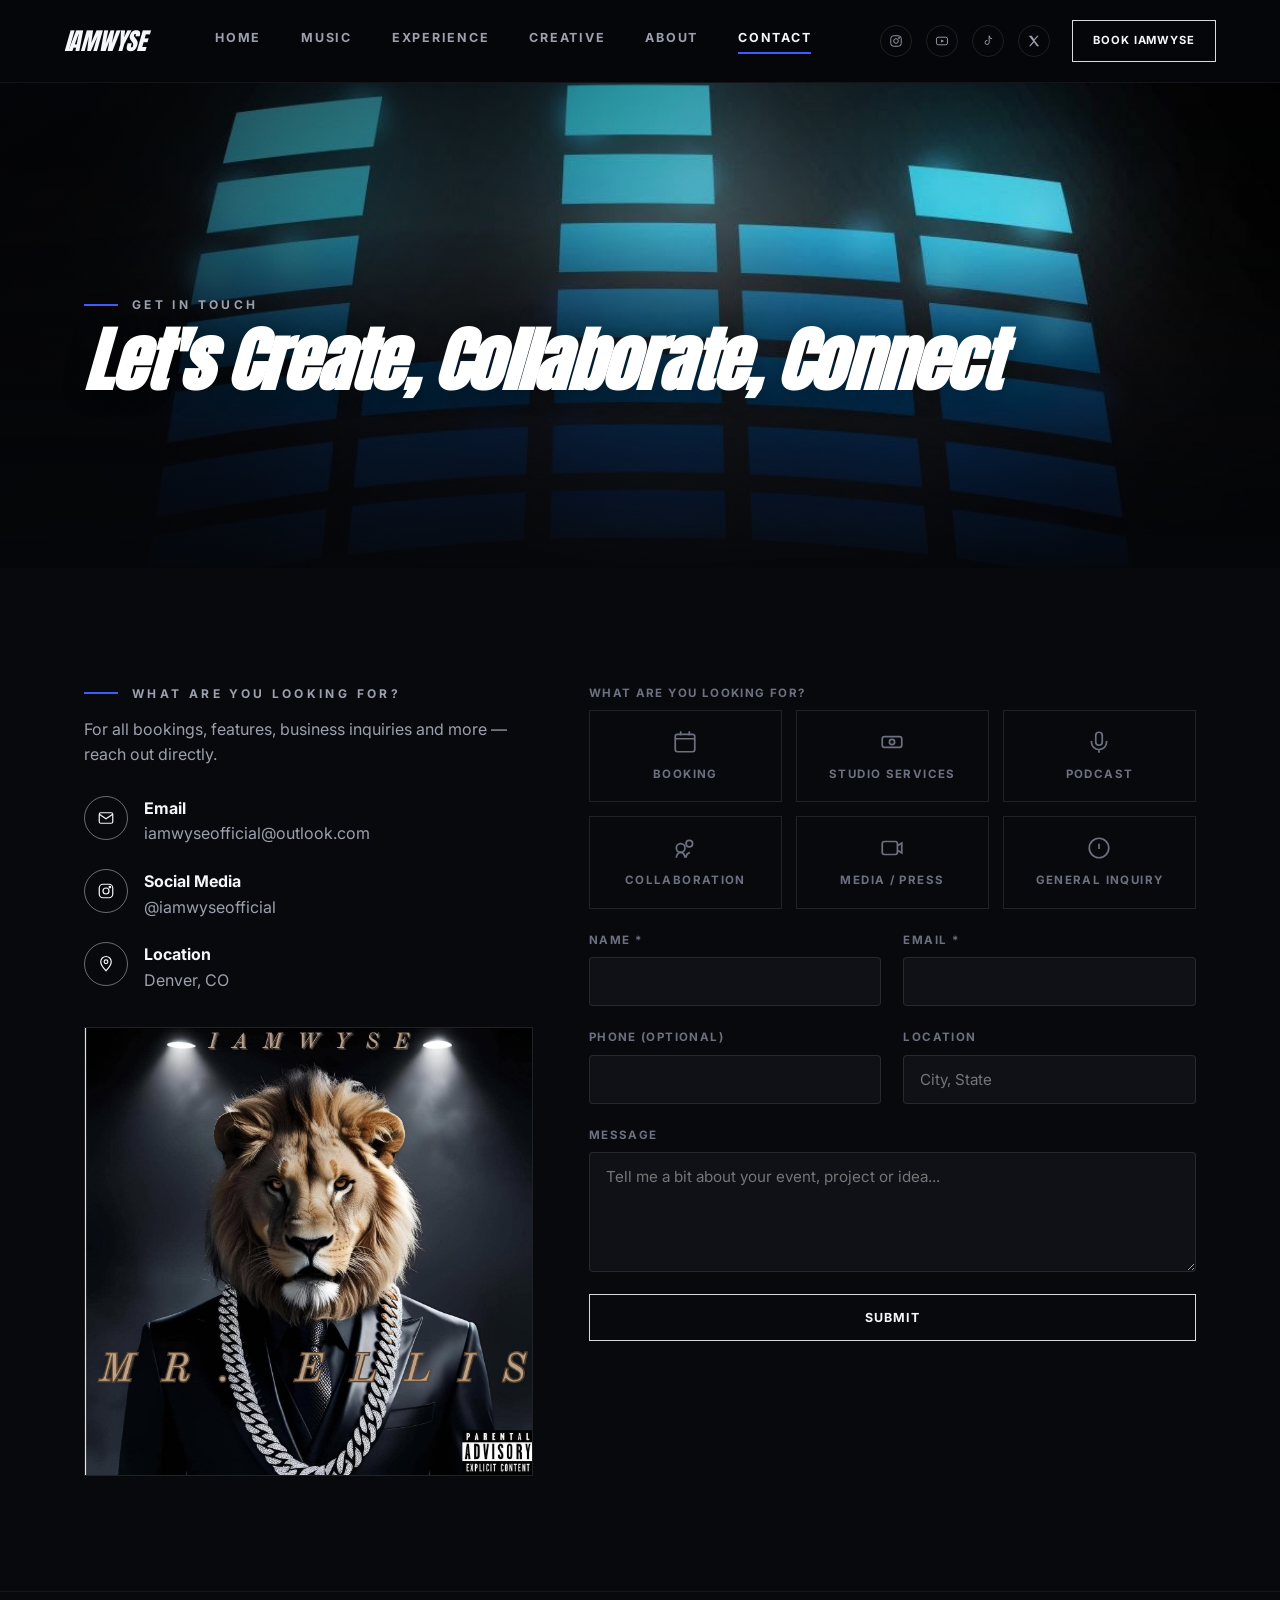
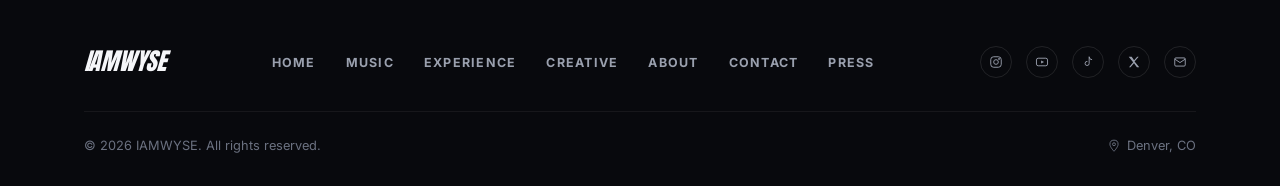
<file: contact.html>
<!doctype html>
<html lang="en">
<head>
<meta charset="UTF-8">
<meta name="viewport" content="width=device-width, initial-scale=1.0">
<title>Contact — IAMWYSE</title>
<meta name="description" content="Get in touch with IAMWYSE for bookings, studio services, podcast appearances, collaboration, media and general inquiries.">
<link rel="preconnect" href="https://fonts.googleapis.com">
<link rel="preconnect" href="https://fonts.gstatic.com" crossorigin>
<link href="https://fonts.googleapis.com/css2?family=Anton&family=Permanent+Marker&family=Inter:wght@400;500;600;700;800&display=swap" rel="stylesheet">
<link rel="stylesheet" href="css/style.css">
<style>:root{--photo-filter: contrast(1.08) saturate(0.85) brightness(0.92) sepia(0.05);}</style>
</head>
<body>

<header class="site-header">
  <a href="index.html" class="logo">IAMWYSE</a>
  <nav class="nav-primary">
    <a href="index.html">Home</a>
    <a href="music.html">Music</a>
    <a href="experience.html">Experience</a>
    <a href="creative.html">Creative</a>
    <a href="about.html">About</a>
    <a href="contact.html" class="is-active">Contact</a>
  </nav>
  <div class="nav-side">
    <div class="nav-social hide-mobile">
      <a href="https://www.instagram.com/iamwyseofficial" aria-label="Instagram" target="_blank" rel="noopener"><svg viewBox="0 0 24 24" fill="none" stroke="currentColor" stroke-width="1.6"><rect x="3" y="3" width="18" height="18" rx="5"/><circle cx="12" cy="12" r="4"/><circle cx="17.2" cy="6.8" r="1"/></svg></a>
      <a href="https://www.youtube.com/@iamwyseofficial" aria-label="YouTube" target="_blank" rel="noopener"><svg viewBox="0 0 24 24" fill="none" stroke="currentColor" stroke-width="1.6"><rect x="2.5" y="5.5" width="19" height="13" rx="3"/><path d="M10.5 9.3v5.4l5-2.7-5-2.7z" fill="currentColor" stroke="none"/></svg></a>
      <a href="https://www.tiktok.com/@awysevision" aria-label="TikTok" target="_blank" rel="noopener"><svg viewBox="0 0 24 24" fill="none" stroke="currentColor" stroke-width="1.6"><path d="M14 3v11.5a3.5 3.5 0 1 1-3-3.46M14 3a5 5 0 0 0 5 5"/></svg></a><a href="https://x.com/likewysepro" aria-label="X (Twitter)" target="_blank" rel="noopener"><svg viewBox="0 0 24 24" fill="currentColor"><path d="M3 3l7.5 9.5L3.5 21H6l6-6.8L17 21h4l-8-10L20 3h-2.5l-5.3 6L8 3H3z"/></svg></a>
    </div>
    <a href="book.html" class="btn btn--sm hide-mobile">Book IAMWYSE</a>
    <button class="nav-toggle" aria-label="Toggle menu"><span></span><span></span><span></span></button>
  </div>
</header>

<nav class="mobile-nav">
  <a href="index.html">Home</a>
  <a href="music.html">Music</a>
  <a href="experience.html">Experience</a>
  <a href="creative.html">Creative</a>
  <a href="about.html">About</a>
  <a href="contact.html">Contact</a>
  <a href="book.html">Book IAMWYSE</a>
</nav>

<section class="hero hero--page" style="min-height:52vh;">
  <div class="hero__bg"><img src="assets/img/press-banner-denver.jpg" alt=""></div>
  <div class="hero__content">
    <div class="eyebrow">Get In Touch</div>
    <h1 class="hero__logo" style="font-size:clamp(2.4rem,6.4vw,4.4rem);">Let's Create, Collaborate, <span class="accent">Connect</span></h1>
  </div>
</section>

<section>
  <div class="container" style="display:grid;grid-template-columns:0.85fr 1.15fr;gap:56px;">
    <div class="reveal">
      <div class="eyebrow">What Are You Looking For?</div>
      <p style="color:var(--text-muted);margin-bottom:28px;">For all bookings, features, business inquiries and more — reach out directly.</p>

      <ul style="display:flex;flex-direction:column;gap:22px;">
        <li style="display:flex;gap:16px;align-items:flex-start;">
          <div style="width:44px;height:44px;flex-shrink:0;border:1px solid rgba(255,255,255,0.4);border-radius:50%;display:flex;align-items:center;justify-content:center;color:var(--text);">
            <svg width="18" height="18" viewBox="0 0 24 24" fill="none" stroke="currentColor" stroke-width="1.6"><rect x="3" y="5" width="18" height="14" rx="2"/><path d="M3 7l9 6 9-6"/></svg>
          </div>
          <div><strong>Email</strong><br><a href="mailto:iamwyseofficial@outlook.com" style="color:var(--text-muted);">iamwyseofficial@outlook.com</a></div>
        </li>
        <li style="display:flex;gap:16px;align-items:flex-start;">
          <div style="width:44px;height:44px;flex-shrink:0;border:1px solid rgba(255,255,255,0.4);border-radius:50%;display:flex;align-items:center;justify-content:center;color:var(--text);">
            <svg width="18" height="18" viewBox="0 0 24 24" fill="none" stroke="currentColor" stroke-width="1.6"><rect x="3" y="3" width="18" height="18" rx="5"/><circle cx="12" cy="12" r="4"/><circle cx="17.2" cy="6.8" r="1"/></svg>
          </div>
          <div><strong>Social Media</strong><br><span style="color:var(--text-muted);">@iamwyseofficial</span></div>
        </li>
        <li style="display:flex;gap:16px;align-items:flex-start;">
          <div style="width:44px;height:44px;flex-shrink:0;border:1px solid rgba(255,255,255,0.4);border-radius:50%;display:flex;align-items:center;justify-content:center;color:var(--text);">
            <svg width="18" height="18" viewBox="0 0 24 24" fill="none" stroke="currentColor" stroke-width="1.6"><path d="M12 21s7-7.2 7-12a7 7 0 1 0-14 0c0 4.8 7 12 7 12z"/><circle cx="12" cy="9" r="2.5"/></svg>
          </div>
          <div><strong>Location</strong><br><span style="color:var(--text-muted);">Denver, CO</span></div>
        </li>
      </ul>

      <div style="margin-top:34px;border:1px solid var(--line);overflow:hidden;">
        <img src="assets/img/contact-graphic.jpg" alt="Bookings, features, business inquiries and press">
      </div>
    </div>

    <div class="reveal reveal-delay-1">
      <form class="form-grid" data-demo-form>
        <div class="field full">
          <label>What Are You Looking For?</label>
          <div class="checkbox-grid">
            <label class="check-card"><input type="radio" name="lookingfor" value="booking"><svg viewBox="0 0 24 24" fill="none" stroke="currentColor" stroke-width="1.6"><path d="M8 2v4M16 2v4M3 9h18M5 5h14a2 2 0 0 1 2 2v12a2 2 0 0 1-2 2H5a2 2 0 0 1-2-2V7a2 2 0 0 1 2-2z"/></svg>Booking</label>
            <label class="check-card"><input type="radio" name="lookingfor" value="studio"><svg viewBox="0 0 24 24" fill="none" stroke="currentColor" stroke-width="1.6"><rect x="3" y="7" width="18" height="10" rx="2"/><circle cx="12" cy="12" r="2.4"/></svg>Studio Services</label>
            <label class="check-card"><input type="radio" name="lookingfor" value="podcast"><svg viewBox="0 0 24 24" fill="none" stroke="currentColor" stroke-width="1.6"><path d="M12 15a3 3 0 0 0 3-3V6a3 3 0 1 0-6 0v6a3 3 0 0 0 3 3zM19 11v1a7 7 0 0 1-14 0v-1M12 19v3"/></svg>Podcast</label>
            <label class="check-card"><input type="radio" name="lookingfor" value="collab"><svg viewBox="0 0 24 24" fill="none" stroke="currentColor" stroke-width="1.6"><circle cx="8" cy="12" r="4"/><circle cx="16" cy="8" r="3"/><path d="M4 21c0-3 2-5 4-5s4 2 4 5M13 21c0-2.5 1.7-4.3 3.5-4.8"/></svg>Collaboration</label>
            <label class="check-card"><input type="radio" name="lookingfor" value="media"><svg viewBox="0 0 24 24" fill="none" stroke="currentColor" stroke-width="1.6"><rect x="3" y="6" width="14" height="12" rx="2"/><path d="M17 10l4-2.5v9L17 14"/></svg>Media / Press</label>
            <label class="check-card"><input type="radio" name="lookingfor" value="general"><svg viewBox="0 0 24 24" fill="none" stroke="currentColor" stroke-width="1.6"><circle cx="12" cy="12" r="9"/><path d="M12 8v5M12 16.5v.01"/></svg>General Inquiry</label>
          </div>
        </div>
        <div class="field"><label>Name *</label><input type="text" required></div>
        <div class="field"><label>Email *</label><input type="email" required></div>
        <div class="field"><label>Phone (Optional)</label><input type="tel"></div>
        <div class="field"><label>Location</label><input type="text" placeholder="City, State"></div>
        <div class="field full"><label>Message</label><textarea placeholder="Tell me a bit about your event, project or idea..."></textarea></div>
        <div class="field full">
          <button type="submit" class="btn btn--solid btn--wide">Submit</button>
          <p class="form-note" style="display:none;margin-top:14px;font-size:0.85rem;color:var(--text-dim);"></p>
        </div>
      </form>
    </div>
  </div>
</section>

<footer class="site-footer">
  <div class="container">
    <div class="site-footer__top">
      <a href="index.html" class="logo">IAMWYSE</a>
      <ul class="footer-nav">
        <li><a href="index.html">Home</a></li>
        <li><a href="music.html">Music</a></li>
        <li><a href="experience.html">Experience</a></li>
        <li><a href="creative.html">Creative</a></li>
        <li><a href="about.html">About</a></li>
        <li><a href="contact.html">Contact</a></li>
        <li><a href="press.html">Press</a></li>
      </ul>
      <div class="nav-social">
        <a href="https://www.instagram.com/iamwyseofficial" aria-label="Instagram" target="_blank" rel="noopener"><svg viewBox="0 0 24 24" fill="none" stroke="currentColor" stroke-width="1.6"><rect x="3" y="3" width="18" height="18" rx="5"/><circle cx="12" cy="12" r="4"/><circle cx="17.2" cy="6.8" r="1"/></svg></a>
        <a href="https://www.youtube.com/@iamwyseofficial" aria-label="YouTube" target="_blank" rel="noopener"><svg viewBox="0 0 24 24" fill="none" stroke="currentColor" stroke-width="1.6"><rect x="2.5" y="5.5" width="19" height="13" rx="3"/><path d="M10.5 9.3v5.4l5-2.7-5-2.7z" fill="currentColor" stroke="none"/></svg></a>
        <a href="https://www.tiktok.com/@awysevision" aria-label="TikTok" target="_blank" rel="noopener"><svg viewBox="0 0 24 24" fill="none" stroke="currentColor" stroke-width="1.6"><path d="M14 3v11.5a3.5 3.5 0 1 1-3-3.46M14 3a5 5 0 0 0 5 5"/></svg></a><a href="https://x.com/likewysepro" aria-label="X (Twitter)" target="_blank" rel="noopener"><svg viewBox="0 0 24 24" fill="currentColor"><path d="M3 3l7.5 9.5L3.5 21H6l6-6.8L17 21h4l-8-10L20 3h-2.5l-5.3 6L8 3H3z"/></svg></a>
        <a href="mailto:iamwyseofficial@outlook.com" aria-label="Email"><svg viewBox="0 0 24 24" fill="none" stroke="currentColor" stroke-width="1.6"><rect x="3" y="5" width="18" height="14" rx="2"/><path d="M3 7l9 6 9-6"/></svg></a>
      </div>
    </div>
    <div class="site-footer__bottom">
      <span>&copy; 2026 IAMWYSE. All rights reserved.</span>
      <span class="loc"><svg viewBox="0 0 24 24" fill="none" stroke="currentColor" stroke-width="1.6"><path d="M12 21s7-7.2 7-12a7 7 0 1 0-14 0c0 4.8 7 12 7 12z"/><circle cx="12" cy="9" r="2.5"/></svg> Denver, CO</span>
    </div>
  </div>
</footer>

<script src="js/main.js"></script>
</body>
</html>
</file>
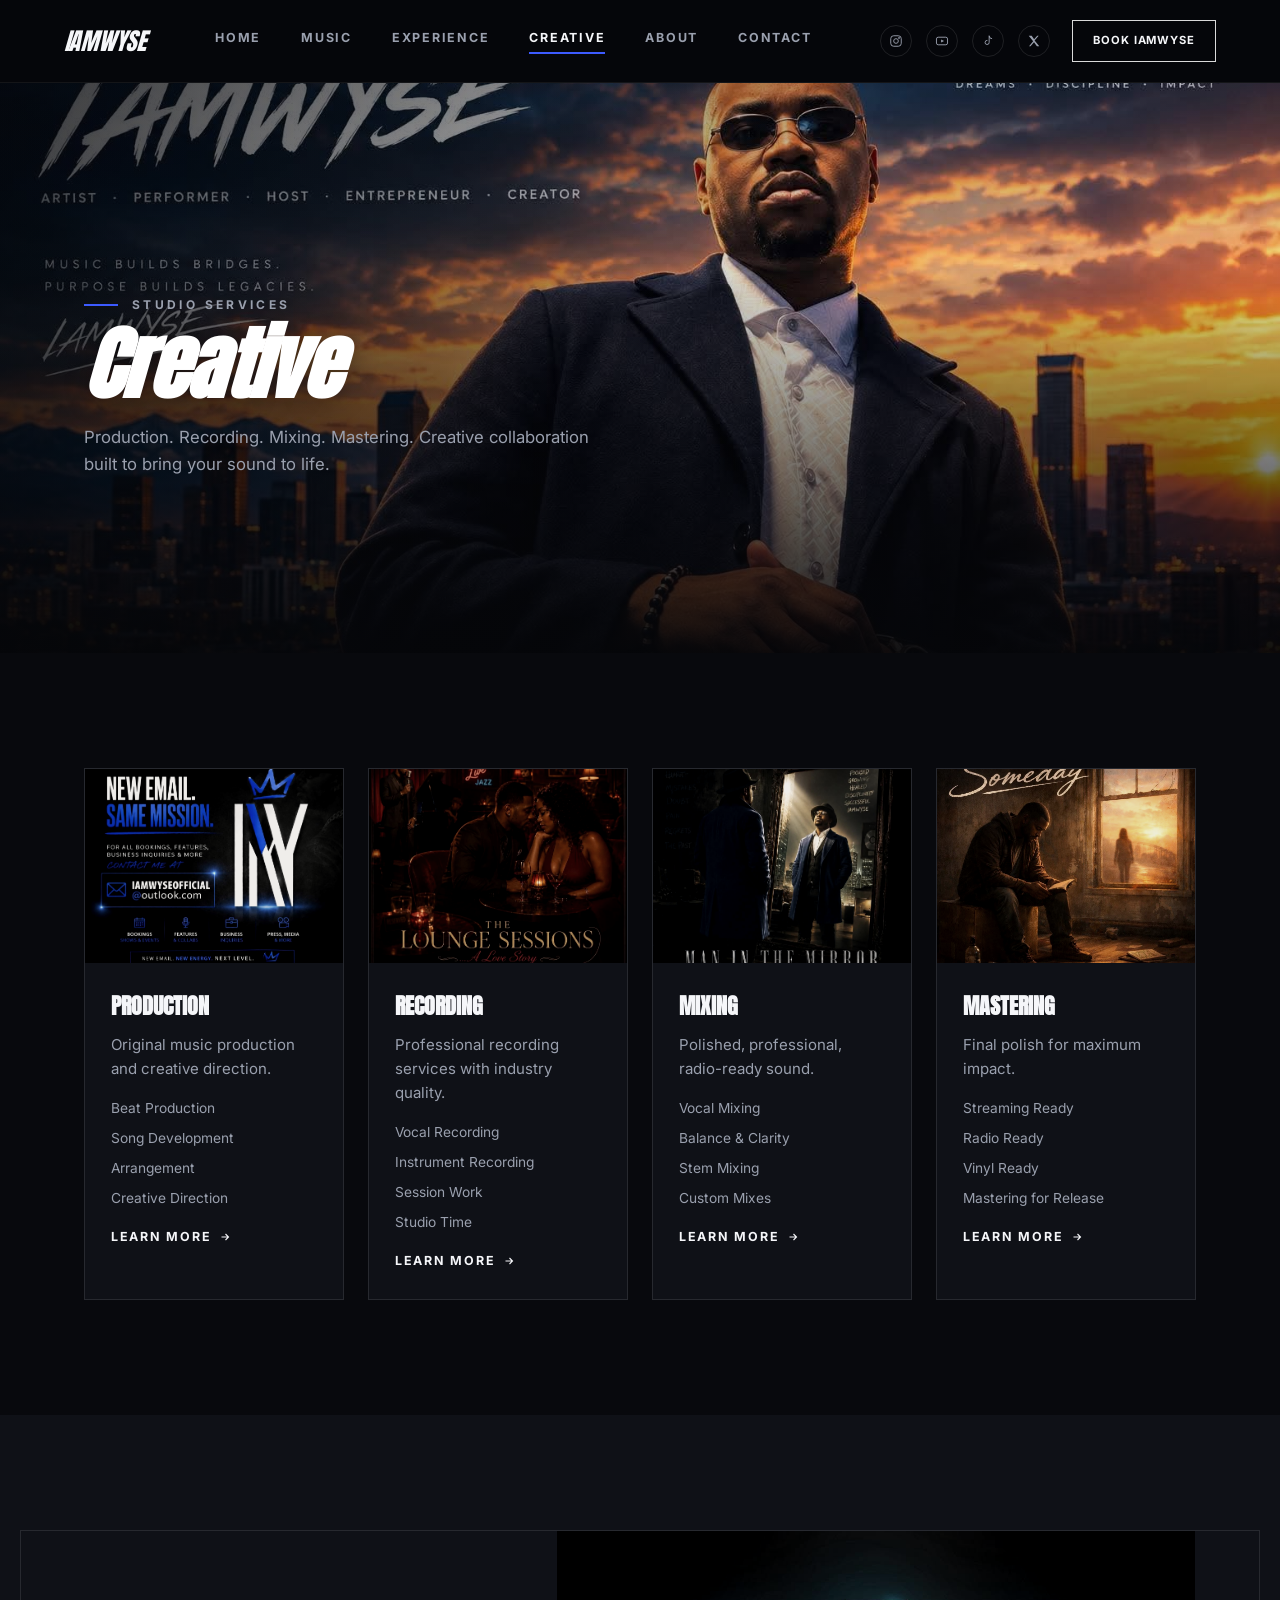
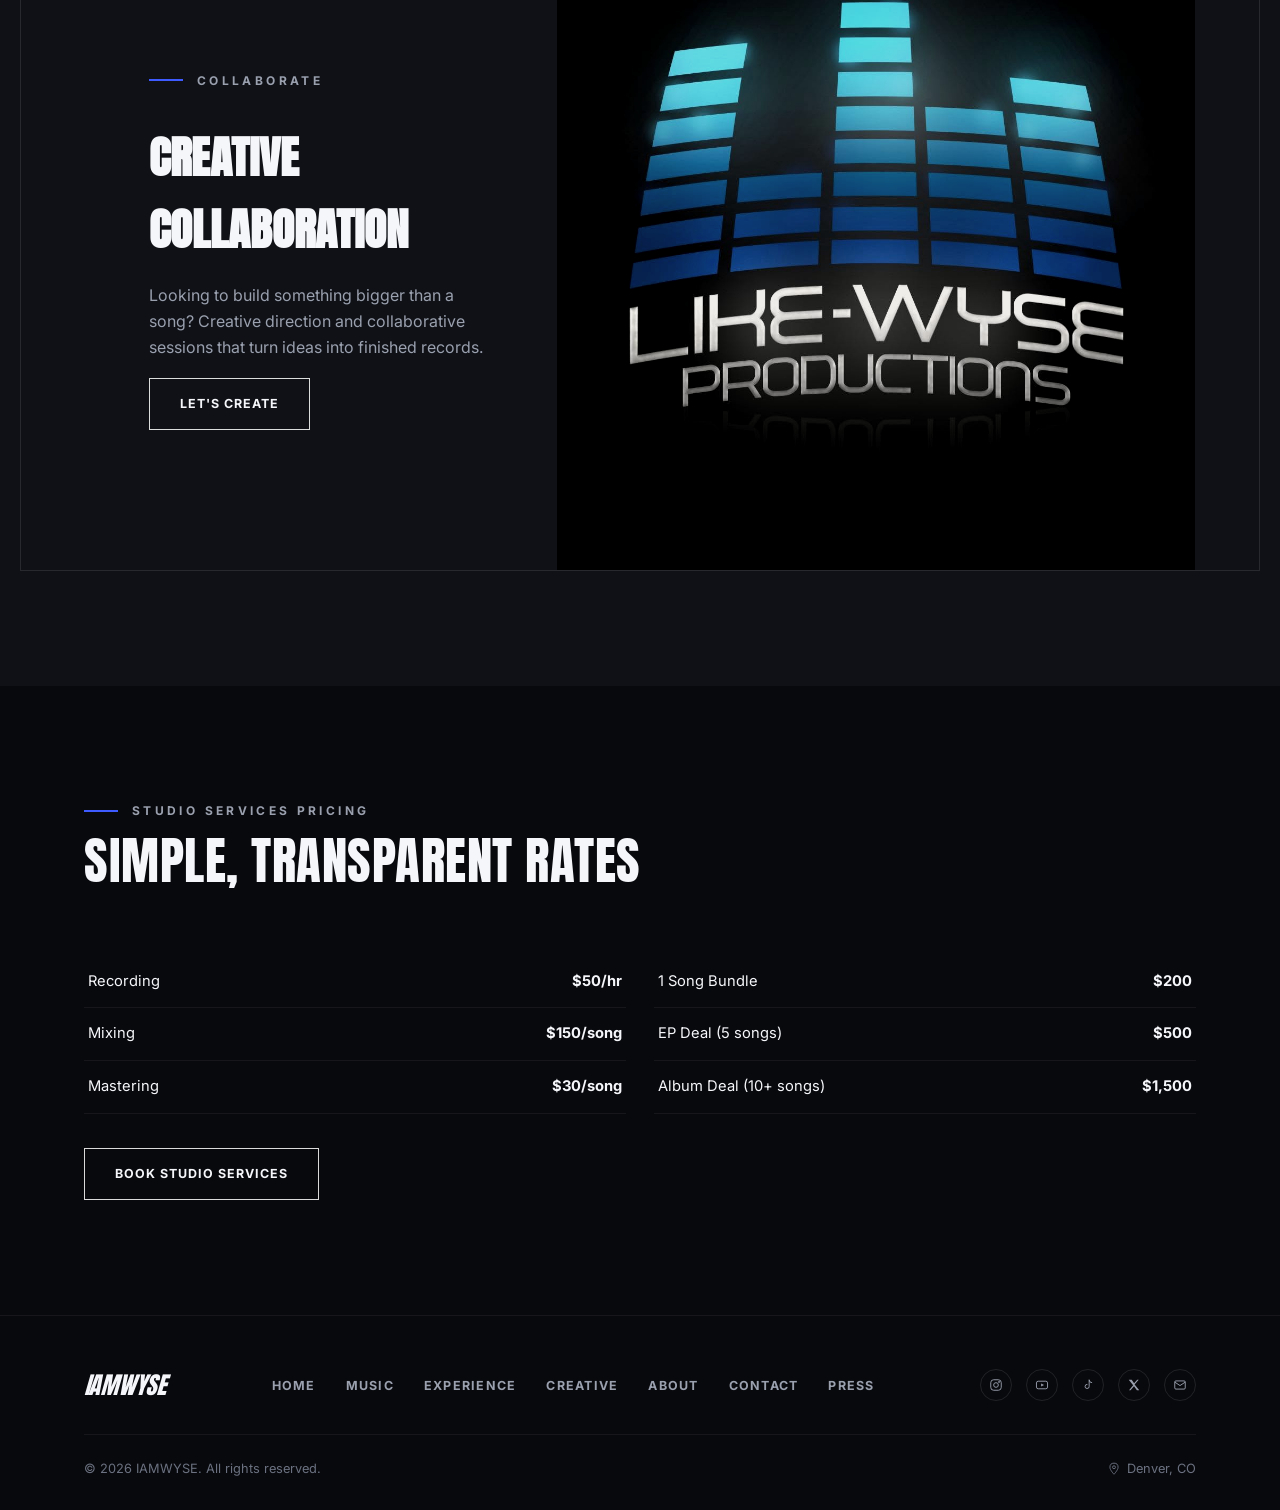
<file: creative.html>
<!doctype html>
<html lang="en">
<head>
<meta charset="UTF-8">
<meta name="viewport" content="width=device-width, initial-scale=1.0">
<title>Creative — IAMWYSE</title>
<meta name="description" content="Studio services: production, recording, mixing and mastering with IAMWYSE / Like-Wyse Productions.">
<link rel="preconnect" href="https://fonts.googleapis.com">
<link rel="preconnect" href="https://fonts.gstatic.com" crossorigin>
<link href="https://fonts.googleapis.com/css2?family=Anton&family=Permanent+Marker&family=Inter:wght@400;500;600;700;800&display=swap" rel="stylesheet">
<link rel="stylesheet" href="css/style.css">
<style>:root{--photo-filter: contrast(1.08) saturate(0.85) brightness(0.92) sepia(0.05);}</style>
</head>
<body>

<header class="site-header">
  <a href="index.html" class="logo">IAMWYSE</a>
  <nav class="nav-primary">
    <a href="index.html">Home</a>
    <a href="music.html">Music</a>
    <a href="experience.html">Experience</a>
    <a href="creative.html" class="is-active">Creative</a>
    <a href="about.html">About</a>
    <a href="contact.html">Contact</a>
  </nav>
  <div class="nav-side">
    <div class="nav-social hide-mobile">
      <a href="https://www.instagram.com/iamwyseofficial" aria-label="Instagram" target="_blank" rel="noopener"><svg viewBox="0 0 24 24" fill="none" stroke="currentColor" stroke-width="1.6"><rect x="3" y="3" width="18" height="18" rx="5"/><circle cx="12" cy="12" r="4"/><circle cx="17.2" cy="6.8" r="1"/></svg></a>
      <a href="https://www.youtube.com/@iamwyseofficial" aria-label="YouTube" target="_blank" rel="noopener"><svg viewBox="0 0 24 24" fill="none" stroke="currentColor" stroke-width="1.6"><rect x="2.5" y="5.5" width="19" height="13" rx="3"/><path d="M10.5 9.3v5.4l5-2.7-5-2.7z" fill="currentColor" stroke="none"/></svg></a>
      <a href="https://www.tiktok.com/@awysevision" aria-label="TikTok" target="_blank" rel="noopener"><svg viewBox="0 0 24 24" fill="none" stroke="currentColor" stroke-width="1.6"><path d="M14 3v11.5a3.5 3.5 0 1 1-3-3.46M14 3a5 5 0 0 0 5 5"/></svg></a><a href="https://x.com/likewysepro" aria-label="X (Twitter)" target="_blank" rel="noopener"><svg viewBox="0 0 24 24" fill="currentColor"><path d="M3 3l7.5 9.5L3.5 21H6l6-6.8L17 21h4l-8-10L20 3h-2.5l-5.3 6L8 3H3z"/></svg></a>
    </div>
    <a href="book.html" class="btn btn--sm hide-mobile">Book IAMWYSE</a>
    <button class="nav-toggle" aria-label="Toggle menu"><span></span><span></span><span></span></button>
  </div>
</header>

<nav class="mobile-nav">
  <a href="index.html">Home</a>
  <a href="music.html">Music</a>
  <a href="experience.html">Experience</a>
  <a href="creative.html">Creative</a>
  <a href="about.html">About</a>
  <a href="contact.html">Contact</a>
  <a href="book.html">Book IAMWYSE</a>
</nav>

<section class="hero hero--page">
  <div class="hero__bg"><img src="assets/img/likewyse-productions-logo.jpg" alt="Like-Wyse Productions"></div>
  <div class="hero__content">
    <div class="eyebrow">Studio Services</div>
    <h1 class="hero__logo" style="font-size:clamp(2.6rem,7vw,5rem);">Creative</h1>
    <p class="hero__copy">Production. Recording. Mixing. Mastering. Creative collaboration built to bring your sound to life.</p>
  </div>
</section>

<!-- SERVICE TABS / GRID -->
<section>
  <div class="container">
    <div class="grid-4">
      <div class="service-card reveal">
        <div class="service-card__media"><img src="assets/img/album-mr-ellis.jpg" alt="Production"></div>
        <div class="service-card__body">
          <h3>Production</h3>
          <p>Original music production and creative direction.</p>
          <ul style="display:flex;flex-direction:column;gap:8px;margin:14px 0;font-size:0.86rem;color:var(--text-muted);">
            <li>Beat Production</li>
            <li>Song Development</li>
            <li>Arrangement</li>
            <li>Creative Direction</li>
          </ul>
          <a href="contact.html" class="link-arrow">Learn More
            <svg width="12" height="12" viewBox="0 0 24 24" fill="none" stroke="currentColor" stroke-width="2.2"><path d="M5 12h14M13 6l6 6-6 6"/></svg>
          </a>
        </div>
      </div>
      <div class="service-card reveal reveal-delay-1">
        <div class="service-card__media"><img src="assets/img/album-lounge-sessions.jpg" alt="Recording"></div>
        <div class="service-card__body">
          <h3>Recording</h3>
          <p>Professional recording services with industry quality.</p>
          <ul style="display:flex;flex-direction:column;gap:8px;margin:14px 0;font-size:0.86rem;color:var(--text-muted);">
            <li>Vocal Recording</li>
            <li>Instrument Recording</li>
            <li>Session Work</li>
            <li>Studio Time</li>
          </ul>
          <a href="contact.html" class="link-arrow">Learn More
            <svg width="12" height="12" viewBox="0 0 24 24" fill="none" stroke="currentColor" stroke-width="2.2"><path d="M5 12h14M13 6l6 6-6 6"/></svg>
          </a>
        </div>
      </div>
      <div class="service-card reveal reveal-delay-2">
        <div class="service-card__media"><img src="assets/img/album-man-in-the-mirror.jpg" alt="Mixing"></div>
        <div class="service-card__body">
          <h3>Mixing</h3>
          <p>Polished, professional, radio-ready sound.</p>
          <ul style="display:flex;flex-direction:column;gap:8px;margin:14px 0;font-size:0.86rem;color:var(--text-muted);">
            <li>Vocal Mixing</li>
            <li>Balance &amp; Clarity</li>
            <li>Stem Mixing</li>
            <li>Custom Mixes</li>
          </ul>
          <a href="contact.html" class="link-arrow">Learn More
            <svg width="12" height="12" viewBox="0 0 24 24" fill="none" stroke="currentColor" stroke-width="2.2"><path d="M5 12h14M13 6l6 6-6 6"/></svg>
          </a>
        </div>
      </div>
      <div class="service-card reveal reveal-delay-3">
        <div class="service-card__media"><img src="assets/img/album-someday.jpg" alt="Mastering"></div>
        <div class="service-card__body">
          <h3>Mastering</h3>
          <p>Final polish for maximum impact.</p>
          <ul style="display:flex;flex-direction:column;gap:8px;margin:14px 0;font-size:0.86rem;color:var(--text-muted);">
            <li>Streaming Ready</li>
            <li>Radio Ready</li>
            <li>Vinyl Ready</li>
            <li>Mastering for Release</li>
          </ul>
          <a href="contact.html" class="link-arrow">Learn More
            <svg width="12" height="12" viewBox="0 0 24 24" fill="none" stroke="currentColor" stroke-width="2.2"><path d="M5 12h14M13 6l6 6-6 6"/></svg>
          </a>
        </div>
      </div>
    </div>
  </div>
</section>

<!-- CREATIVE COLLABORATION -->
<section class="section-alt">
  <div class="container split-feature" style="border:1px solid var(--line);">
    <div class="split-feature__body reveal">
      <div class="eyebrow">Collaborate</div>
      <h2>Creative <span class="accent">Collaboration</span></h2>
      <p>Looking to build something bigger than a song? Creative direction and collaborative sessions that turn ideas into finished records.</p>
      <a href="contact.html" class="btn btn--solid" style="align-self:flex-start;">Let's Create</a>
    </div>
    <div class="split-feature__photo reveal reveal-delay-1">
      <img src="assets/img/press-banner-denver.jpg" alt="Creative collaboration">
    </div>
  </div>
</section>

<!-- STUDIO PRICING -->
<section>
  <div class="container">
    <div class="section-head reveal">
      <div class="eyebrow">Studio Services Pricing</div>
      <h2>Simple, <span class="accent">Transparent</span> Rates</h2>
    </div>
    <div class="grid-2 reveal">
      <table class="pricing-table">
        <tr><td>Recording</td><td>$50/hr</td></tr>
        <tr><td>Mixing</td><td>$150/song</td></tr>
        <tr><td>Mastering</td><td>$30/song</td></tr>
      </table>
      <table class="pricing-table">
        <tr><td>1 Song Bundle</td><td>$200</td></tr>
        <tr><td>EP Deal (5 songs)</td><td>$500</td></tr>
        <tr><td>Album Deal (10+ songs)</td><td>$1,500</td></tr>
      </table>
    </div>
    <div style="margin-top:34px;">
      <a href="contact.html" class="btn btn--solid">Book Studio Services</a>
    </div>
  </div>
</section>

<footer class="site-footer">
  <div class="container">
    <div class="site-footer__top">
      <a href="index.html" class="logo">IAMWYSE</a>
      <ul class="footer-nav">
        <li><a href="index.html">Home</a></li>
        <li><a href="music.html">Music</a></li>
        <li><a href="experience.html">Experience</a></li>
        <li><a href="creative.html">Creative</a></li>
        <li><a href="about.html">About</a></li>
        <li><a href="contact.html">Contact</a></li>
        <li><a href="press.html">Press</a></li>
      </ul>
      <div class="nav-social">
        <a href="https://www.instagram.com/iamwyseofficial" aria-label="Instagram" target="_blank" rel="noopener"><svg viewBox="0 0 24 24" fill="none" stroke="currentColor" stroke-width="1.6"><rect x="3" y="3" width="18" height="18" rx="5"/><circle cx="12" cy="12" r="4"/><circle cx="17.2" cy="6.8" r="1"/></svg></a>
        <a href="https://www.youtube.com/@iamwyseofficial" aria-label="YouTube" target="_blank" rel="noopener"><svg viewBox="0 0 24 24" fill="none" stroke="currentColor" stroke-width="1.6"><rect x="2.5" y="5.5" width="19" height="13" rx="3"/><path d="M10.5 9.3v5.4l5-2.7-5-2.7z" fill="currentColor" stroke="none"/></svg></a>
        <a href="https://www.tiktok.com/@awysevision" aria-label="TikTok" target="_blank" rel="noopener"><svg viewBox="0 0 24 24" fill="none" stroke="currentColor" stroke-width="1.6"><path d="M14 3v11.5a3.5 3.5 0 1 1-3-3.46M14 3a5 5 0 0 0 5 5"/></svg></a><a href="https://x.com/likewysepro" aria-label="X (Twitter)" target="_blank" rel="noopener"><svg viewBox="0 0 24 24" fill="currentColor"><path d="M3 3l7.5 9.5L3.5 21H6l6-6.8L17 21h4l-8-10L20 3h-2.5l-5.3 6L8 3H3z"/></svg></a>
        <a href="mailto:iamwyseofficial@outlook.com" aria-label="Email"><svg viewBox="0 0 24 24" fill="none" stroke="currentColor" stroke-width="1.6"><rect x="3" y="5" width="18" height="14" rx="2"/><path d="M3 7l9 6 9-6"/></svg></a>
      </div>
    </div>
    <div class="site-footer__bottom">
      <span>&copy; 2026 IAMWYSE. All rights reserved.</span>
      <span class="loc"><svg viewBox="0 0 24 24" fill="none" stroke="currentColor" stroke-width="1.6"><path d="M12 21s7-7.2 7-12a7 7 0 1 0-14 0c0 4.8 7 12 7 12z"/><circle cx="12" cy="9" r="2.5"/></svg> Denver, CO</span>
    </div>
  </div>
</footer>

<script src="js/main.js"></script>
</body>
</html>
</file>
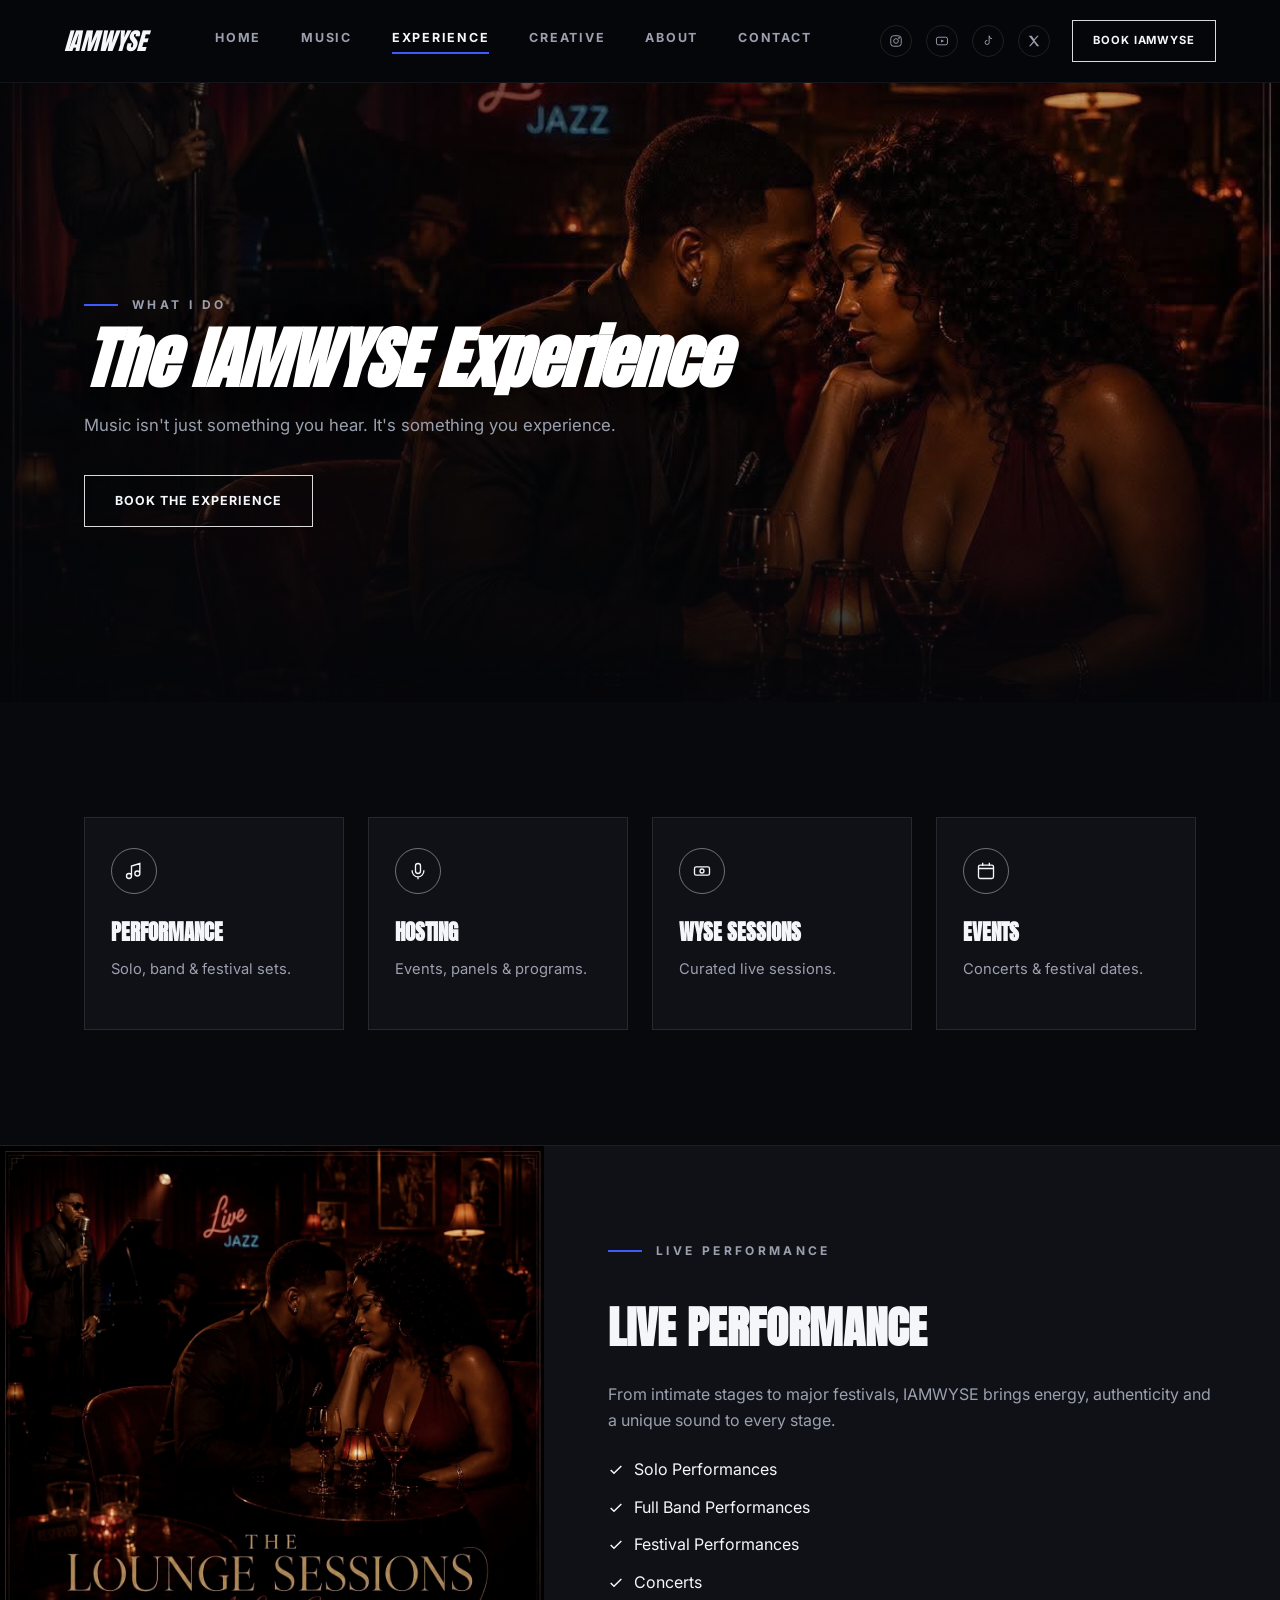
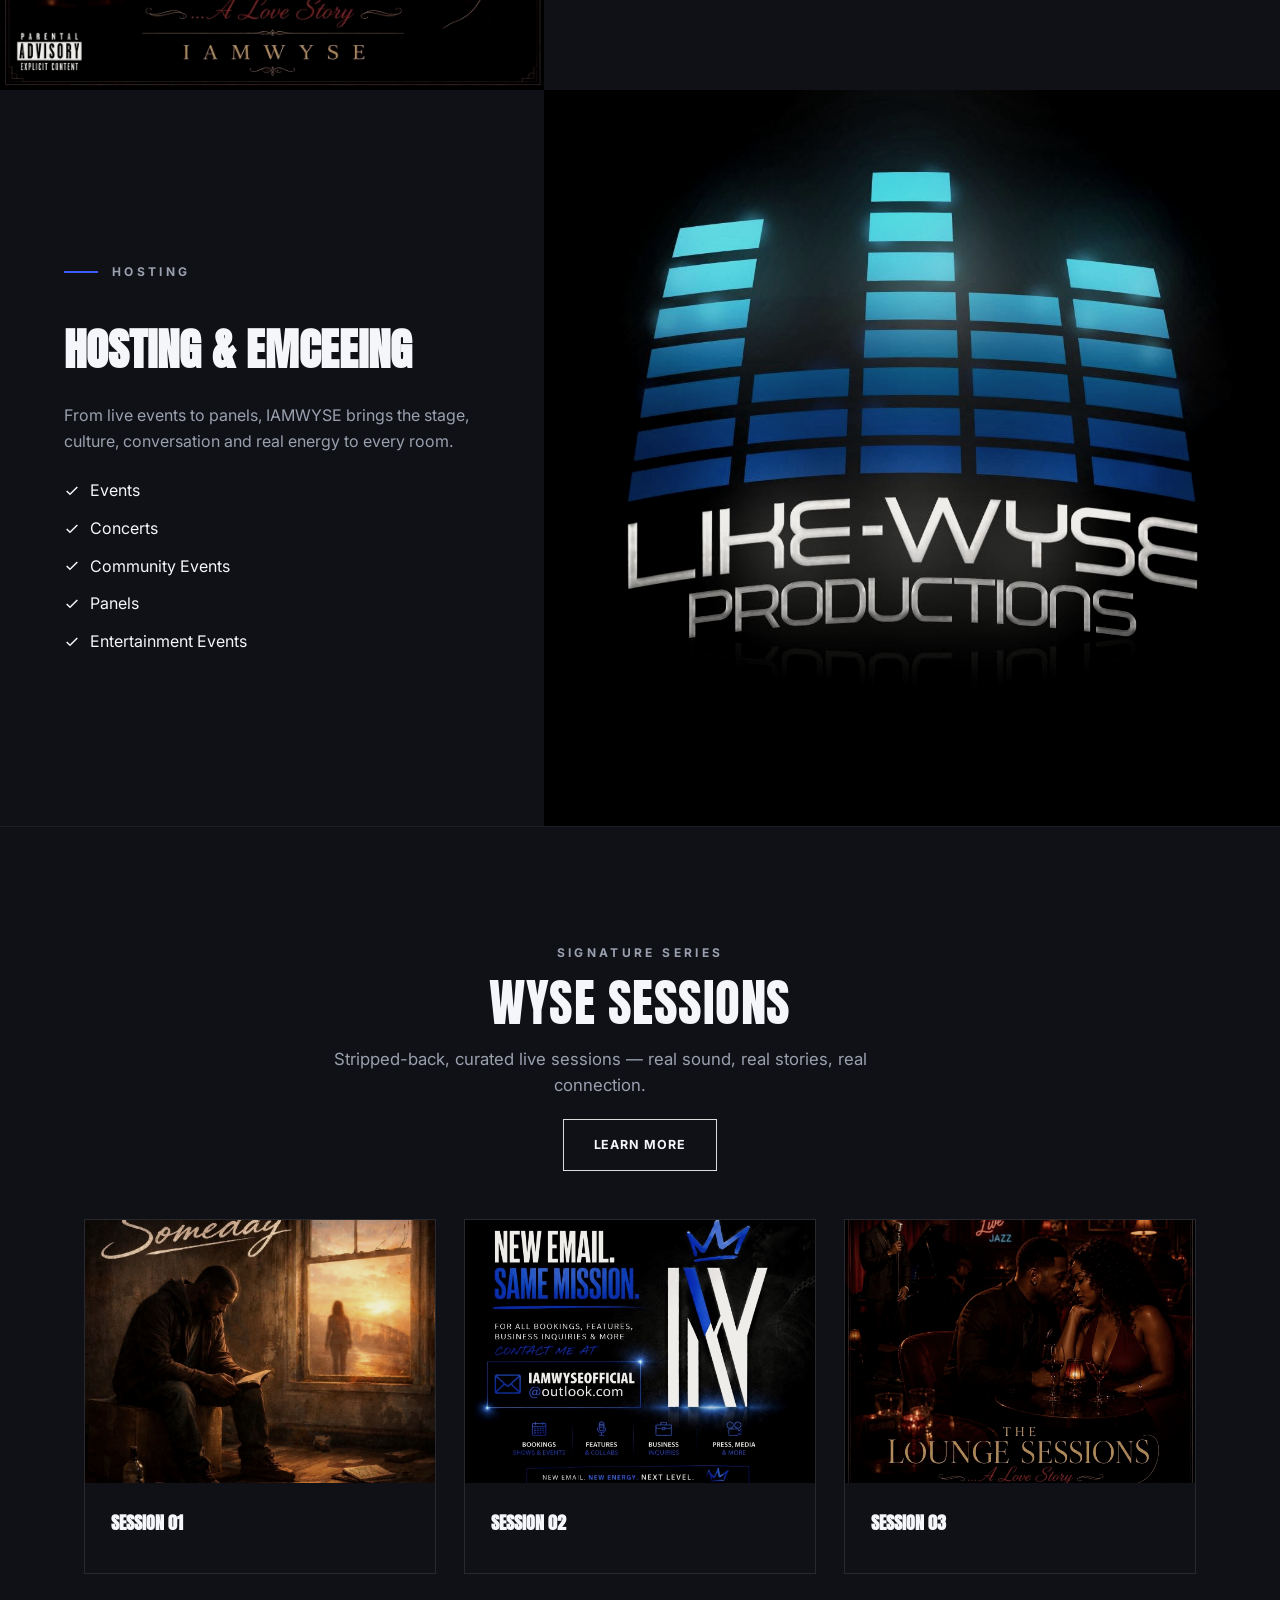
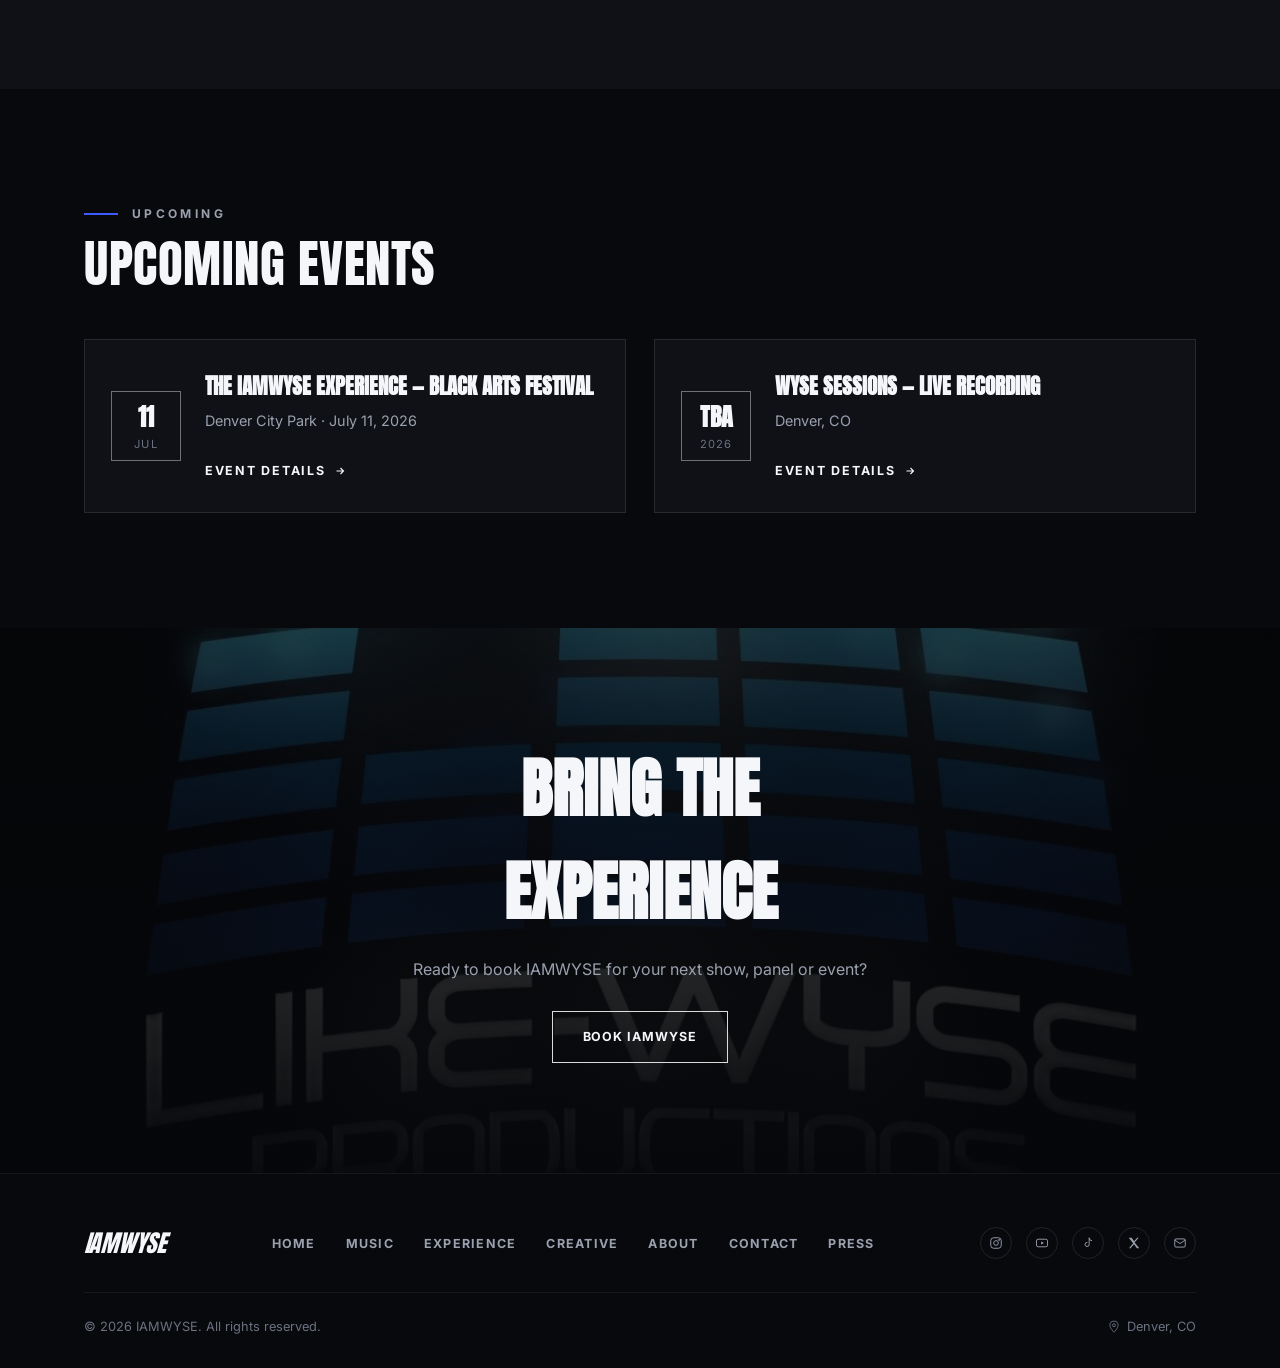
<file: experience.html>
<!doctype html>
<html lang="en">
<head>
<meta charset="UTF-8">
<meta name="viewport" content="width=device-width, initial-scale=1.0">
<title>Experience — IAMWYSE</title>
<meta name="description" content="Live performance, hosting, WYSE Sessions and events. Music isn't just something you hear — it's something you experience.">
<link rel="preconnect" href="https://fonts.googleapis.com">
<link rel="preconnect" href="https://fonts.gstatic.com" crossorigin>
<link href="https://fonts.googleapis.com/css2?family=Anton&family=Permanent+Marker&family=Inter:wght@400;500;600;700;800&display=swap" rel="stylesheet">
<link rel="stylesheet" href="css/style.css">
<style>:root{--photo-filter: contrast(1.08) saturate(0.85) brightness(0.92) sepia(0.05);}</style>
</head>
<body>

<header class="site-header">
  <a href="index.html" class="logo">IAMWYSE</a>
  <nav class="nav-primary">
    <a href="index.html">Home</a>
    <a href="music.html">Music</a>
    <a href="experience.html" class="is-active">Experience</a>
    <a href="creative.html">Creative</a>
    <a href="about.html">About</a>
    <a href="contact.html">Contact</a>
  </nav>
  <div class="nav-side">
    <div class="nav-social hide-mobile">
      <a href="https://www.instagram.com/iamwyseofficial" aria-label="Instagram" target="_blank" rel="noopener"><svg viewBox="0 0 24 24" fill="none" stroke="currentColor" stroke-width="1.6"><rect x="3" y="3" width="18" height="18" rx="5"/><circle cx="12" cy="12" r="4"/><circle cx="17.2" cy="6.8" r="1"/></svg></a>
      <a href="https://www.youtube.com/@iamwyseofficial" aria-label="YouTube" target="_blank" rel="noopener"><svg viewBox="0 0 24 24" fill="none" stroke="currentColor" stroke-width="1.6"><rect x="2.5" y="5.5" width="19" height="13" rx="3"/><path d="M10.5 9.3v5.4l5-2.7-5-2.7z" fill="currentColor" stroke="none"/></svg></a>
      <a href="https://www.tiktok.com/@awysevision" aria-label="TikTok" target="_blank" rel="noopener"><svg viewBox="0 0 24 24" fill="none" stroke="currentColor" stroke-width="1.6"><path d="M14 3v11.5a3.5 3.5 0 1 1-3-3.46M14 3a5 5 0 0 0 5 5"/></svg></a><a href="https://x.com/likewysepro" aria-label="X (Twitter)" target="_blank" rel="noopener"><svg viewBox="0 0 24 24" fill="currentColor"><path d="M3 3l7.5 9.5L3.5 21H6l6-6.8L17 21h4l-8-10L20 3h-2.5l-5.3 6L8 3H3z"/></svg></a>
    </div>
    <a href="book.html" class="btn btn--sm hide-mobile">Book IAMWYSE</a>
    <button class="nav-toggle" aria-label="Toggle menu"><span></span><span></span><span></span></button>
  </div>
</header>

<nav class="mobile-nav">
  <a href="index.html">Home</a>
  <a href="music.html">Music</a>
  <a href="experience.html">Experience</a>
  <a href="creative.html">Creative</a>
  <a href="about.html">About</a>
  <a href="contact.html">Contact</a>
  <a href="book.html">Book IAMWYSE</a>
</nav>

<section class="hero hero--page">
  <div class="hero__bg">
    <video autoplay muted loop playsinline poster="assets/img/album-lounge-sessions.jpg">
      <source src="assets/video/hero-reel-02.mp4" type="video/mp4">
    </video>
  </div>
  <div class="hero__content">
    <div class="eyebrow">What I Do</div>
    <h1 class="hero__logo" style="font-size:clamp(2.2rem,6vw,4.2rem);">The IAMWYSE Experience</h1>
    <p class="hero__copy">Music isn't just something you hear. It's something you experience.</p>
    <div class="hero__cta">
      <a href="book.html" class="btn btn--solid">Book The Experience</a>
    </div>
  </div>
</section>

<!-- SERVICE PILLARS -->
<section>
  <div class="container">
    <div class="grid-4">
      <a href="#live-performance" class="nav-card reveal">
        <div class="nav-card__icon"><svg width="20" height="20" viewBox="0 0 24 24" fill="none" stroke="currentColor" stroke-width="1.6"><path d="M9 18V6l10-3v12M9 18a3 3 0 1 1-6 0 3 3 0 0 1 6 0zm10-3a3 3 0 1 1-6 0 3 3 0 0 1 6 0z"/></svg></div>
        <h3>Performance</h3><p>Solo, band &amp; festival sets.</p>
      </a>
      <a href="#hosting" class="nav-card reveal reveal-delay-1">
        <div class="nav-card__icon"><svg width="20" height="20" viewBox="0 0 24 24" fill="none" stroke="currentColor" stroke-width="1.6"><path d="M12 15a3 3 0 0 0 3-3V6a3 3 0 1 0-6 0v6a3 3 0 0 0 3 3zM19 11v1a7 7 0 0 1-14 0v-1M12 19v3"/></svg></div>
        <h3>Hosting</h3><p>Events, panels &amp; programs.</p>
      </a>
      <a href="#wyse-sessions" class="nav-card reveal reveal-delay-2">
        <div class="nav-card__icon"><svg width="20" height="20" viewBox="0 0 24 24" fill="none" stroke="currentColor" stroke-width="1.6"><rect x="3" y="7" width="18" height="10" rx="2"/><circle cx="12" cy="12" r="2.4"/></svg></div>
        <h3>WYSE Sessions</h3><p>Curated live sessions.</p>
      </a>
      <a href="#events" class="nav-card reveal reveal-delay-3">
        <div class="nav-card__icon"><svg width="20" height="20" viewBox="0 0 24 24" fill="none" stroke="currentColor" stroke-width="1.6"><path d="M8 2v4M16 2v4M3 9h18M5 5h14a2 2 0 0 1 2 2v12a2 2 0 0 1-2 2H5a2 2 0 0 1-2-2V7a2 2 0 0 1 2-2z"/></svg></div>
        <h3>Events</h3><p>Concerts &amp; festival dates.</p>
      </a>
    </div>
  </div>
</section>

<!-- LIVE PERFORMANCE -->
<section id="live-performance" class="split-feature section-alt section-border-t" style="padding:0;">
  <div class="split-feature__photo reveal">
    <img src="assets/img/album-lounge-sessions.jpg" alt="Live performance at a jazz lounge">
  </div>
  <div class="split-feature__body reveal reveal-delay-1">
    <div class="eyebrow">Live Performance</div>
    <h2>Live <span class="accent">Performance</span></h2>
    <p>From intimate stages to major festivals, IAMWYSE brings energy, authenticity and a unique sound to every stage.</p>
    <ul style="display:flex;flex-direction:column;gap:12px;margin-top:6px;">
      <li style="display:flex;gap:10px;align-items:center;"><svg width="16" height="16" viewBox="0 0 24 24" fill="none" stroke="currentColor" stroke-width="2.2" style="color:var(--text);flex-shrink:0;"><path d="M20 6L9 17l-5-5"/></svg>Solo Performances</li>
      <li style="display:flex;gap:10px;align-items:center;"><svg width="16" height="16" viewBox="0 0 24 24" fill="none" stroke="currentColor" stroke-width="2.2" style="color:var(--text);flex-shrink:0;"><path d="M20 6L9 17l-5-5"/></svg>Full Band Performances</li>
      <li style="display:flex;gap:10px;align-items:center;"><svg width="16" height="16" viewBox="0 0 24 24" fill="none" stroke="currentColor" stroke-width="2.2" style="color:var(--text);flex-shrink:0;"><path d="M20 6L9 17l-5-5"/></svg>Festival Performances</li>
      <li style="display:flex;gap:10px;align-items:center;"><svg width="16" height="16" viewBox="0 0 24 24" fill="none" stroke="currentColor" stroke-width="2.2" style="color:var(--text);flex-shrink:0;"><path d="M20 6L9 17l-5-5"/></svg>Concerts</li>
    </ul>
  </div>
</section>

<!-- HOSTING -->
<section id="hosting" class="split-feature" style="padding:0;">
  <div class="split-feature__body reveal">
    <div class="eyebrow">Hosting</div>
    <h2><span class="accent">Hosting</span> &amp; Emceeing</h2>
    <p>From live events to panels, IAMWYSE brings the stage, culture, conversation and real energy to every room.</p>
    <ul style="display:flex;flex-direction:column;gap:12px;margin-top:6px;">
      <li style="display:flex;gap:10px;align-items:center;"><svg width="16" height="16" viewBox="0 0 24 24" fill="none" stroke="currentColor" stroke-width="2.2" style="color:var(--text);flex-shrink:0;"><path d="M20 6L9 17l-5-5"/></svg>Events</li>
      <li style="display:flex;gap:10px;align-items:center;"><svg width="16" height="16" viewBox="0 0 24 24" fill="none" stroke="currentColor" stroke-width="2.2" style="color:var(--text);flex-shrink:0;"><path d="M20 6L9 17l-5-5"/></svg>Concerts</li>
      <li style="display:flex;gap:10px;align-items:center;"><svg width="16" height="16" viewBox="0 0 24 24" fill="none" stroke="currentColor" stroke-width="2.2" style="color:var(--text);flex-shrink:0;"><path d="M20 6L9 17l-5-5"/></svg>Community Events</li>
      <li style="display:flex;gap:10px;align-items:center;"><svg width="16" height="16" viewBox="0 0 24 24" fill="none" stroke="currentColor" stroke-width="2.2" style="color:var(--text);flex-shrink:0;"><path d="M20 6L9 17l-5-5"/></svg>Panels</li>
      <li style="display:flex;gap:10px;align-items:center;"><svg width="16" height="16" viewBox="0 0 24 24" fill="none" stroke="currentColor" stroke-width="2.2" style="color:var(--text);flex-shrink:0;"><path d="M20 6L9 17l-5-5"/></svg>Entertainment Events</li>
    </ul>
  </div>
  <div class="split-feature__photo reveal reveal-delay-1">
    <img src="assets/img/press-banner-denver.jpg" alt="IAMWYSE hosting an event">
  </div>
</section>

<!-- WYSE SESSIONS -->
<section id="wyse-sessions" class="section-alt section-border-t">
  <div class="container">
    <div class="section-head center reveal">
      <div class="eyebrow" style="justify-content:center;">Signature Series</div>
      <h2>WYSE <span class="accent">Sessions</span></h2>
      <p>Stripped-back, curated live sessions — real sound, real stories, real connection.</p>
      <a href="contact.html" class="btn" style="margin-top:20px;">Learn More</a>
    </div>
    <div class="grid-3" style="margin-top:44px;">
      <div class="service-card reveal"><div class="service-card__media"><img src="assets/img/album-someday.jpg" alt="WYSE Session"></div><div class="service-card__body"><h3 style="font-size:1.1rem;">Session 01</h3></div></div>
      <div class="service-card reveal reveal-delay-1"><div class="service-card__media"><img src="assets/img/album-mr-ellis.jpg" alt="WYSE Session"></div><div class="service-card__body"><h3 style="font-size:1.1rem;">Session 02</h3></div></div>
      <div class="service-card reveal reveal-delay-2"><div class="service-card__media"><img src="assets/img/album-lounge-sessions.jpg" alt="WYSE Session"></div><div class="service-card__body"><h3 style="font-size:1.1rem;">Session 03</h3></div></div>
    </div>
  </div>
</section>

<!-- UPCOMING EVENTS -->
<section id="events">
  <div class="container">
    <div class="section-head split reveal">
      <div>
        <div class="eyebrow">Upcoming</div>
        <h2>Upcoming <span class="accent">Events</span></h2>
      </div>
    </div>
    <div class="grid-2 reveal">
      <div class="nav-card" style="display:flex;gap:24px;align-items:center;">
        <div style="flex-shrink:0;width:70px;height:70px;border:1px solid rgba(255,255,255,0.4);display:flex;flex-direction:column;align-items:center;justify-content:center;">
          <strong style="font-family:var(--font-display);font-size:1.5rem;color:var(--text);">11</strong>
          <span style="font-size:0.7rem;letter-spacing:0.1em;text-transform:uppercase;color:var(--text-dim);">Jul</span>
        </div>
        <div>
          <h3 style="margin-bottom:6px;">The IAMWYSE Experience — Black Arts Festival</h3>
          <p style="color:var(--text-muted);font-size:0.9rem;">Denver City Park &middot; July 11, 2026</p>
          <a href="contact.html" class="link-arrow" style="margin-top:10px;">Event Details
            <svg width="12" height="12" viewBox="0 0 24 24" fill="none" stroke="currentColor" stroke-width="2.2"><path d="M5 12h14M13 6l6 6-6 6"/></svg>
          </a>
        </div>
      </div>
      <div class="nav-card" style="display:flex;gap:24px;align-items:center;">
        <div style="flex-shrink:0;width:70px;height:70px;border:1px solid rgba(255,255,255,0.4);display:flex;flex-direction:column;align-items:center;justify-content:center;">
          <strong style="font-family:var(--font-display);font-size:1.5rem;color:var(--text);">TBA</strong>
          <span style="font-size:0.7rem;letter-spacing:0.1em;text-transform:uppercase;color:var(--text-dim);">2026</span>
        </div>
        <div>
          <h3 style="margin-bottom:6px;">WYSE Sessions — Live Recording</h3>
          <p style="color:var(--text-muted);font-size:0.9rem;">Denver, CO</p>
          <a href="contact.html" class="link-arrow" style="margin-top:10px;">Event Details
            <svg width="12" height="12" viewBox="0 0 24 24" fill="none" stroke="currentColor" stroke-width="2.2"><path d="M5 12h14M13 6l6 6-6 6"/></svg>
          </a>
        </div>
      </div>
    </div>
  </div>
</section>

<section class="cta-band section-alt">
  <div class="cta-band__bg"><img src="assets/img/press-banner-denver.jpg" alt=""></div>
  <div class="cta-band__content reveal">
    <h2>Bring The <span class="accent">Experience</span></h2>
    <p style="color:var(--text-muted);margin-top:14px;">Ready to book IAMWYSE for your next show, panel or event?</p>
    <div class="hero__cta" style="justify-content:center;margin-top:28px;">
      <a href="book.html" class="btn btn--solid">Book IAMWYSE</a>
    </div>
  </div>
</section>

<footer class="site-footer">
  <div class="container">
    <div class="site-footer__top">
      <a href="index.html" class="logo">IAMWYSE</a>
      <ul class="footer-nav">
        <li><a href="index.html">Home</a></li>
        <li><a href="music.html">Music</a></li>
        <li><a href="experience.html">Experience</a></li>
        <li><a href="creative.html">Creative</a></li>
        <li><a href="about.html">About</a></li>
        <li><a href="contact.html">Contact</a></li>
        <li><a href="press.html">Press</a></li>
      </ul>
      <div class="nav-social">
        <a href="https://www.instagram.com/iamwyseofficial" aria-label="Instagram" target="_blank" rel="noopener"><svg viewBox="0 0 24 24" fill="none" stroke="currentColor" stroke-width="1.6"><rect x="3" y="3" width="18" height="18" rx="5"/><circle cx="12" cy="12" r="4"/><circle cx="17.2" cy="6.8" r="1"/></svg></a>
        <a href="https://www.youtube.com/@iamwyseofficial" aria-label="YouTube" target="_blank" rel="noopener"><svg viewBox="0 0 24 24" fill="none" stroke="currentColor" stroke-width="1.6"><rect x="2.5" y="5.5" width="19" height="13" rx="3"/><path d="M10.5 9.3v5.4l5-2.7-5-2.7z" fill="currentColor" stroke="none"/></svg></a>
        <a href="https://www.tiktok.com/@awysevision" aria-label="TikTok" target="_blank" rel="noopener"><svg viewBox="0 0 24 24" fill="none" stroke="currentColor" stroke-width="1.6"><path d="M14 3v11.5a3.5 3.5 0 1 1-3-3.46M14 3a5 5 0 0 0 5 5"/></svg></a><a href="https://x.com/likewysepro" aria-label="X (Twitter)" target="_blank" rel="noopener"><svg viewBox="0 0 24 24" fill="currentColor"><path d="M3 3l7.5 9.5L3.5 21H6l6-6.8L17 21h4l-8-10L20 3h-2.5l-5.3 6L8 3H3z"/></svg></a>
        <a href="mailto:iamwyseofficial@outlook.com" aria-label="Email"><svg viewBox="0 0 24 24" fill="none" stroke="currentColor" stroke-width="1.6"><rect x="3" y="5" width="18" height="14" rx="2"/><path d="M3 7l9 6 9-6"/></svg></a>
      </div>
    </div>
    <div class="site-footer__bottom">
      <span>&copy; 2026 IAMWYSE. All rights reserved.</span>
      <span class="loc"><svg viewBox="0 0 24 24" fill="none" stroke="currentColor" stroke-width="1.6"><path d="M12 21s7-7.2 7-12a7 7 0 1 0-14 0c0 4.8 7 12 7 12z"/><circle cx="12" cy="9" r="2.5"/></svg> Denver, CO</span>
    </div>
  </div>
</footer>

<script src="js/main.js"></script>
</body>
</html>
</file>
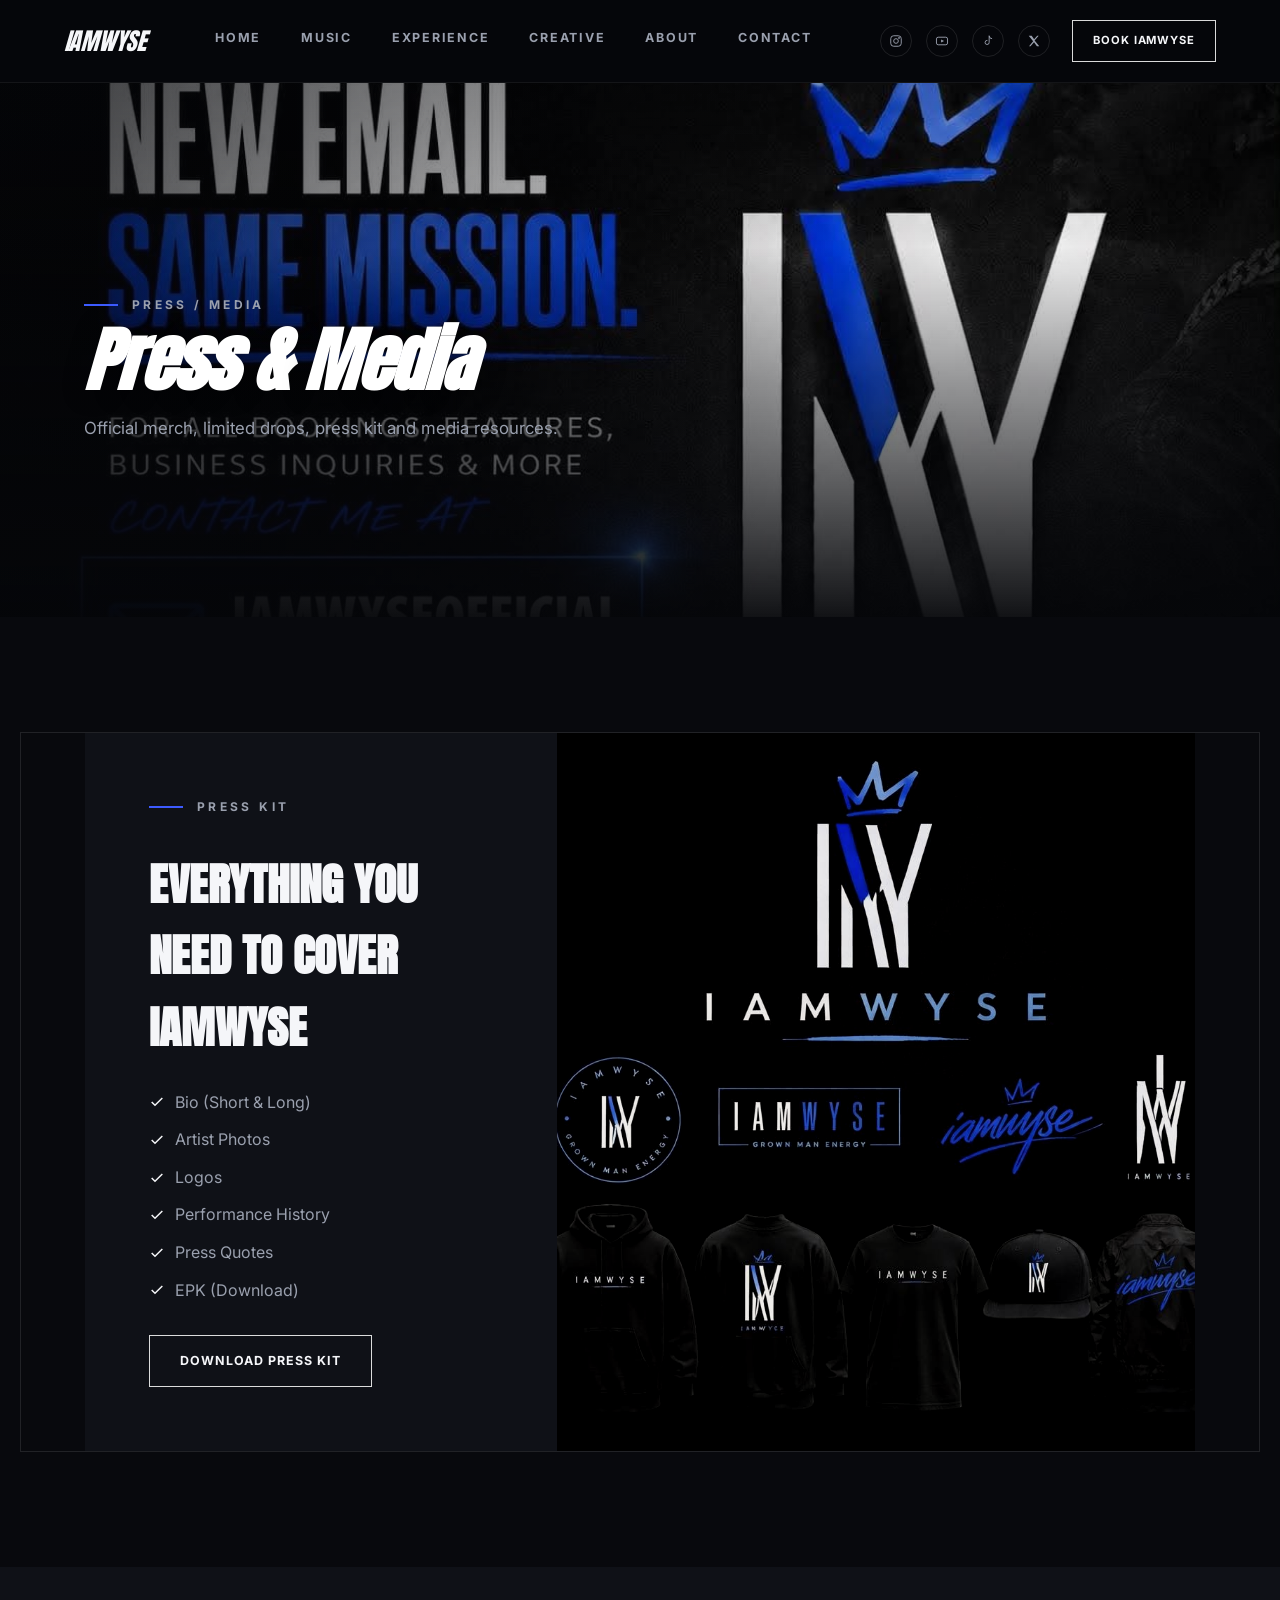
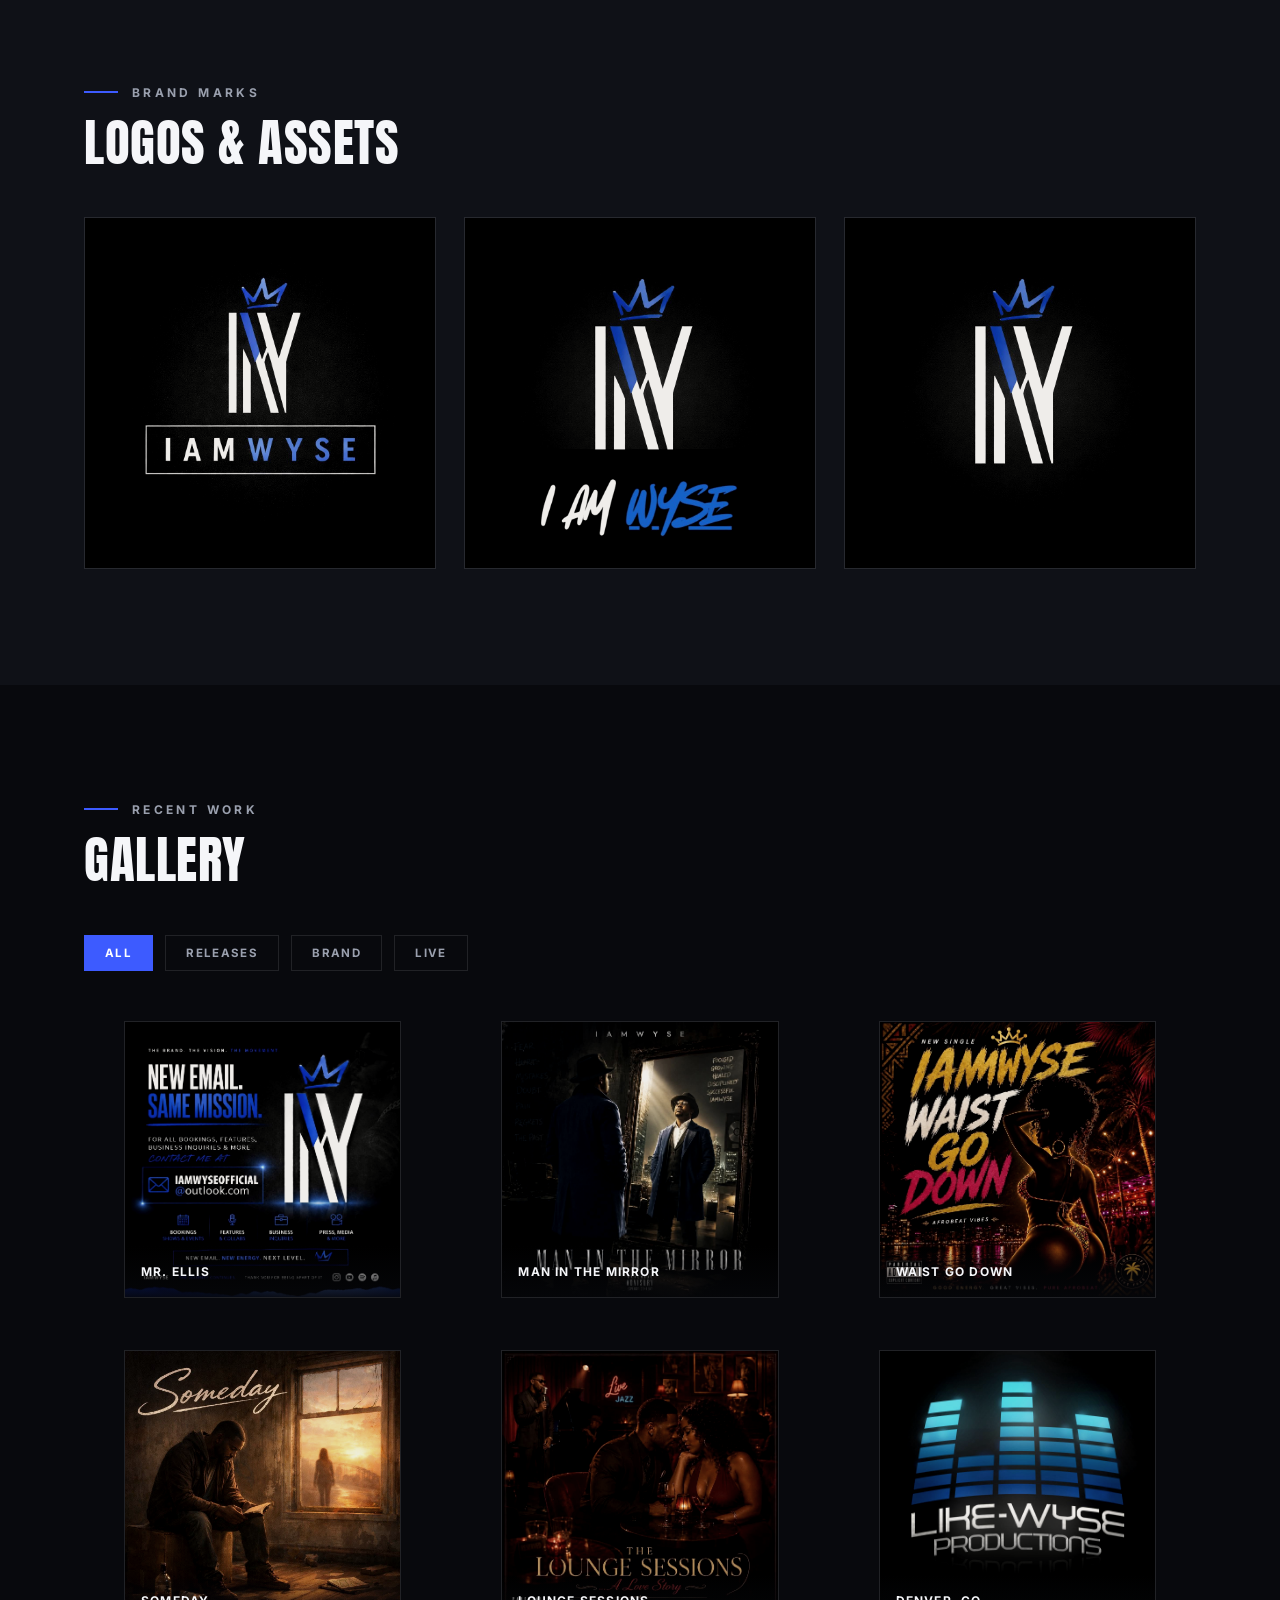
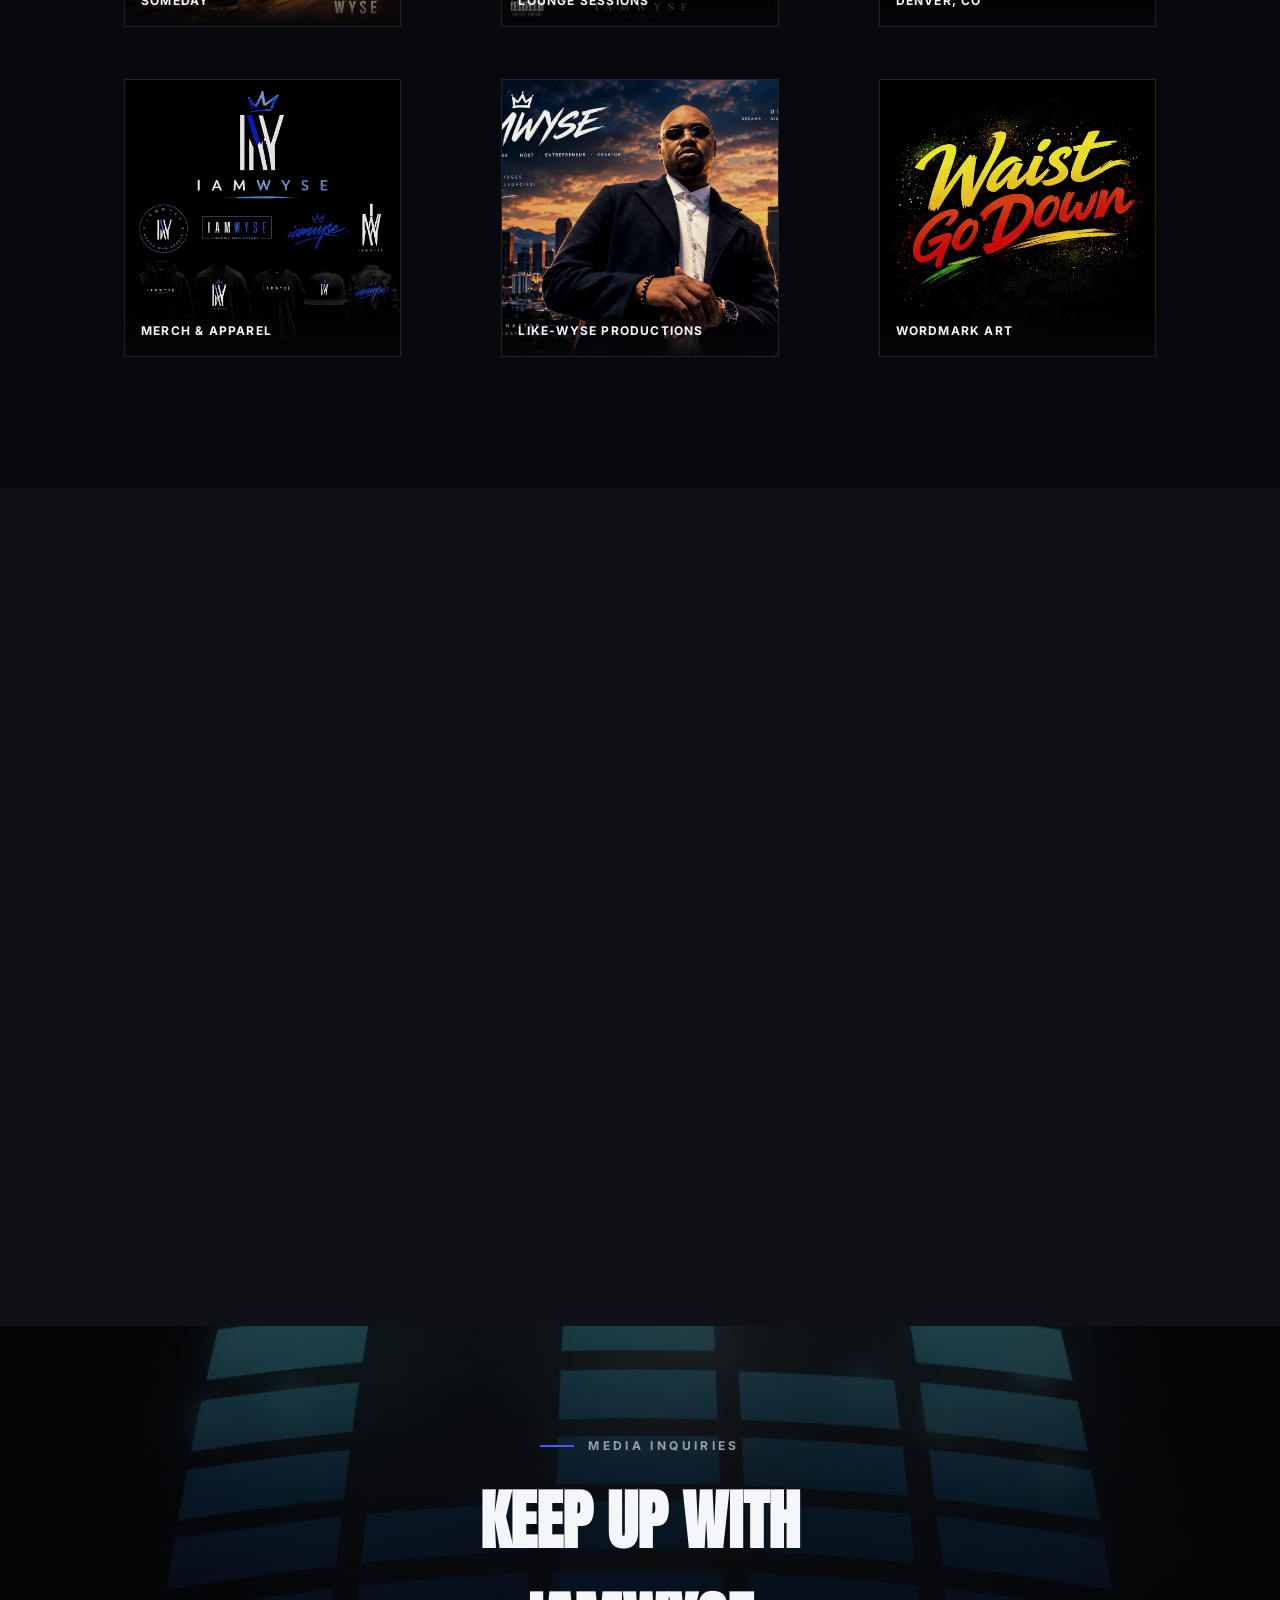
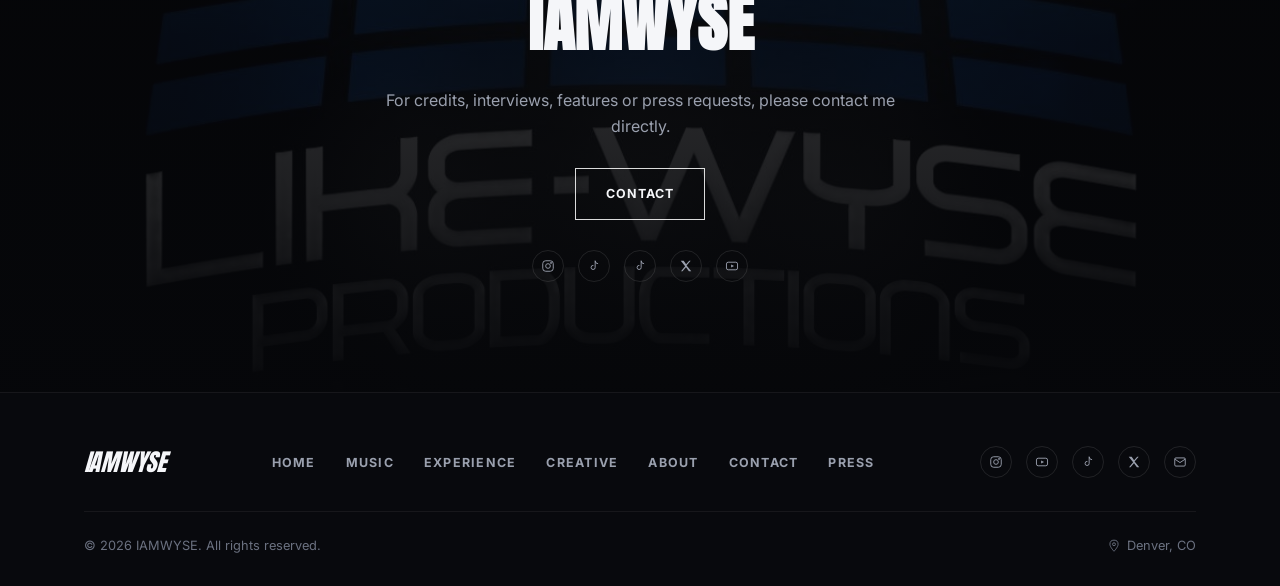
<file: press.html>
<!doctype html>
<html lang="en">
<head>
<meta charset="UTF-8">
<meta name="viewport" content="width=device-width, initial-scale=1.0">
<title>Press &amp; Media — IAMWYSE</title>
<meta name="description" content="IAMWYSE press kit: bio, photos, logos, performance history, press quotes and media inquiries.">
<link rel="preconnect" href="https://fonts.googleapis.com">
<link rel="preconnect" href="https://fonts.gstatic.com" crossorigin>
<link href="https://fonts.googleapis.com/css2?family=Anton&family=Permanent+Marker&family=Inter:wght@400;500;600;700;800&display=swap" rel="stylesheet">
<link rel="stylesheet" href="css/style.css">
<style>:root{--photo-filter: contrast(1.08) saturate(0.85) brightness(0.92) sepia(0.05);}</style>
</head>
<body>

<header class="site-header">
  <a href="index.html" class="logo">IAMWYSE</a>
  <nav class="nav-primary">
    <a href="index.html">Home</a>
    <a href="music.html">Music</a>
    <a href="experience.html">Experience</a>
    <a href="creative.html">Creative</a>
    <a href="about.html">About</a>
    <a href="contact.html">Contact</a>
  </nav>
  <div class="nav-side">
    <div class="nav-social hide-mobile">
      <a href="https://www.instagram.com/iamwyseofficial" aria-label="Instagram" target="_blank" rel="noopener"><svg viewBox="0 0 24 24" fill="none" stroke="currentColor" stroke-width="1.6"><rect x="3" y="3" width="18" height="18" rx="5"/><circle cx="12" cy="12" r="4"/><circle cx="17.2" cy="6.8" r="1"/></svg></a>
      <a href="https://www.youtube.com/@iamwyseofficial" aria-label="YouTube" target="_blank" rel="noopener"><svg viewBox="0 0 24 24" fill="none" stroke="currentColor" stroke-width="1.6"><rect x="2.5" y="5.5" width="19" height="13" rx="3"/><path d="M10.5 9.3v5.4l5-2.7-5-2.7z" fill="currentColor" stroke="none"/></svg></a>
      <a href="https://www.tiktok.com/@awysevision" aria-label="TikTok" target="_blank" rel="noopener"><svg viewBox="0 0 24 24" fill="none" stroke="currentColor" stroke-width="1.6"><path d="M14 3v11.5a3.5 3.5 0 1 1-3-3.46M14 3a5 5 0 0 0 5 5"/></svg></a><a href="https://x.com/likewysepro" aria-label="X (Twitter)" target="_blank" rel="noopener"><svg viewBox="0 0 24 24" fill="currentColor"><path d="M3 3l7.5 9.5L3.5 21H6l6-6.8L17 21h4l-8-10L20 3h-2.5l-5.3 6L8 3H3z"/></svg></a>
    </div>
    <a href="book.html" class="btn btn--sm hide-mobile">Book IAMWYSE</a>
    <button class="nav-toggle" aria-label="Toggle menu"><span></span><span></span><span></span></button>
  </div>
</header>

<nav class="mobile-nav">
  <a href="index.html">Home</a>
  <a href="music.html">Music</a>
  <a href="experience.html">Experience</a>
  <a href="creative.html">Creative</a>
  <a href="about.html">About</a>
  <a href="contact.html">Contact</a>
  <a href="book.html">Book IAMWYSE</a>
</nav>

<section class="hero hero--page" style="min-height:50vh;">
  <div class="hero__bg"><img src="assets/img/album-mr-ellis.jpg" alt=""></div>
  <div class="hero__content">
    <div class="eyebrow">Press / Media</div>
    <h1 class="hero__logo" style="font-size:clamp(2.4rem,6.4vw,4.4rem);">Press &amp; <span class="accent">Media</span></h1>
    <p class="hero__copy">Official merch, limited drops, press kit and media resources.</p>
  </div>
</section>

<!-- PRESS KIT -->
<section>
  <div class="container split-feature" style="border:1px solid var(--line);">
    <div class="split-feature__body reveal">
      <div class="eyebrow">Press Kit</div>
      <h2>Everything You Need <span class="accent">To Cover IAMWYSE</span></h2>
      <ul style="display:flex;flex-direction:column;gap:12px;margin-top:8px;">
        <li style="display:flex;gap:10px;align-items:center;color:var(--text-muted);"><svg width="16" height="16" viewBox="0 0 24 24" fill="none" stroke="currentColor" stroke-width="2.2" style="color:var(--text);flex-shrink:0;"><path d="M20 6L9 17l-5-5"/></svg>Bio (Short &amp; Long)</li>
        <li style="display:flex;gap:10px;align-items:center;color:var(--text-muted);"><svg width="16" height="16" viewBox="0 0 24 24" fill="none" stroke="currentColor" stroke-width="2.2" style="color:var(--text);flex-shrink:0;"><path d="M20 6L9 17l-5-5"/></svg>Artist Photos</li>
        <li style="display:flex;gap:10px;align-items:center;color:var(--text-muted);"><svg width="16" height="16" viewBox="0 0 24 24" fill="none" stroke="currentColor" stroke-width="2.2" style="color:var(--text);flex-shrink:0;"><path d="M20 6L9 17l-5-5"/></svg>Logos</li>
        <li style="display:flex;gap:10px;align-items:center;color:var(--text-muted);"><svg width="16" height="16" viewBox="0 0 24 24" fill="none" stroke="currentColor" stroke-width="2.2" style="color:var(--text);flex-shrink:0;"><path d="M20 6L9 17l-5-5"/></svg>Performance History</li>
        <li style="display:flex;gap:10px;align-items:center;color:var(--text-muted);"><svg width="16" height="16" viewBox="0 0 24 24" fill="none" stroke="currentColor" stroke-width="2.2" style="color:var(--text);flex-shrink:0;"><path d="M20 6L9 17l-5-5"/></svg>Press Quotes</li>
        <li style="display:flex;gap:10px;align-items:center;color:var(--text-muted);"><svg width="16" height="16" viewBox="0 0 24 24" fill="none" stroke="currentColor" stroke-width="2.2" style="color:var(--text);flex-shrink:0;"><path d="M20 6L9 17l-5-5"/></svg>EPK (Download)</li>
      </ul>
      <a href="mailto:iamwyseofficial@outlook.com?subject=Press%20Kit%20Request" class="btn btn--solid" style="align-self:flex-start;margin-top:14px;">Download Press Kit</a>
    </div>
    <div class="split-feature__photo reveal reveal-delay-1">
      <img src="assets/img/merch-collage.jpg" alt="IAMWYSE brand marks and merch">
    </div>
  </div>
</section>

<!-- LOGO / BRAND ASSETS -->
<section class="section-alt">
  <div class="container">
    <div class="section-head reveal">
      <div class="eyebrow">Brand Marks</div>
      <h2>Logos &amp; <span class="accent">Assets</span></h2>
    </div>
    <div class="grid-3">
      <div class="service-card reveal"><div class="service-card__media" style="aspect-ratio:1/1;"><img src="assets/img/logo-mark-01.jpg" alt="IAMWYSE primary logo mark"></div></div>
      <div class="service-card reveal reveal-delay-1"><div class="service-card__media" style="aspect-ratio:1/1;"><img src="assets/img/logo-mark-02.jpg" alt="IAMWYSE alternate logo mark"></div></div>
      <div class="service-card reveal reveal-delay-2"><div class="service-card__media" style="aspect-ratio:1/1;"><img src="assets/img/logo-mark-03.jpg" alt="IAMWYSE simplified logo mark"></div></div>
    </div>
  </div>
</section>

<!-- RECENT WORK GALLERY -->
<section>
  <div class="container">
    <div class="section-head reveal">
      <div class="eyebrow">Recent Work</div>
      <h2>Gallery</h2>
    </div>
    <div class="gallery-filters reveal">
      <button class="is-active" data-filter="all">All</button>
      <button data-filter="release">Releases</button>
      <button data-filter="brand">Brand</button>
      <button data-filter="live">Live</button>
    </div>
    <div class="gallery-grid reveal">
      <figure data-cat="release"><img src="assets/img/album-mr-ellis.jpg" alt="Mr. Ellis"><figcaption>Mr. Ellis</figcaption></figure>
      <figure data-cat="release"><img src="assets/img/album-man-in-the-mirror.jpg" alt="Man In The Mirror"><figcaption>Man In The Mirror</figcaption></figure>
      <figure data-cat="release"><img src="assets/img/album-waist-go-down.jpg" alt="Waist Go Down"><figcaption>Waist Go Down</figcaption></figure>
      <figure data-cat="release"><img src="assets/img/album-someday.jpg" alt="Someday"><figcaption>Someday</figcaption></figure>
      <figure data-cat="live"><img src="assets/img/album-lounge-sessions.jpg" alt="The Lounge Sessions"><figcaption>Lounge Sessions</figcaption></figure>
      <figure data-cat="live"><img src="assets/img/press-banner-denver.jpg" alt="Denver skyline portrait"><figcaption>Denver, CO</figcaption></figure>
      <figure data-cat="brand"><img src="assets/img/merch-collage.jpg" alt="Merch collage"><figcaption>Merch &amp; Apparel</figcaption></figure>
      <figure data-cat="brand"><img src="assets/img/likewyse-productions-logo.jpg" alt="Like-Wyse Productions"><figcaption>Like-Wyse Productions</figcaption></figure>
      <figure data-cat="brand"><img src="assets/img/waist-go-down-wordmark.jpg" alt="Waist Go Down wordmark"><figcaption>Wordmark Art</figcaption></figure>
    </div>
  </div>
</section>

<!-- FAQ -->
<section class="section-alt">
  <div class="container">
    <div class="section-head reveal">
      <div class="eyebrow">FAQ</div>
      <h2>Frequently Asked <span class="accent">Questions</span></h2>
    </div>
    <div class="accordion reveal">
      <div class="accordion-item is-open">
        <button class="accordion-item__q">How do I book IAMWYSE for an event?<span class="plus"></span></button>
        <div class="accordion-item__a"><div>Head to the <a href="book.html" style="color:var(--text);text-decoration:underline;">Book IAMWYSE</a> page, choose what you're booking and submit event details. You'll get a response within 48 hours.</div></div>
      </div>
      <div class="accordion-item">
        <button class="accordion-item__q">Do you offer studio services outside of Denver?<span class="plus"></span></button>
        <div class="accordion-item__a"><div>Yes — remote mixing and mastering are available anywhere. In-person recording sessions are based in Denver, CO with travel available for larger projects.</div></div>
      </div>
      <div class="accordion-item">
        <button class="accordion-item__q">Can IAMWYSE host a private or corporate event?<span class="plus"></span></button>
        <div class="accordion-item__a"><div>Absolutely. Hosting packages cover private events, corporate functions, panels and community programs — reach out via the Contact page with your event scope.</div></div>
      </div>
      <div class="accordion-item">
        <button class="accordion-item__q">Where can I stream the music?<span class="plus"></span></button>
        <div class="accordion-item__a"><div>Everywhere — Spotify, Apple Music, YouTube, Amazon Music and TIDAL. Links are on the <a href="music.html" style="color:var(--text);text-decoration:underline;">Music</a> page.</div></div>
      </div>
      <div class="accordion-item">
        <button class="accordion-item__q">How do I request press materials?<span class="plus"></span></button>
        <div class="accordion-item__a"><div>Email iamwyseofficial@outlook.com with "Press Kit Request" in the subject line, or use the download button above.</div></div>
      </div>
    </div>
  </div>
</section>

<!-- MEDIA INQUIRIES CTA -->
<section class="cta-band">
  <div class="cta-band__bg"><img src="assets/img/press-banner-denver.jpg" alt=""></div>
  <div class="cta-band__content reveal">
    <div class="eyebrow" style="justify-content:center;">Media Inquiries</div>
    <h2>Keep Up With <span class="accent">IAMWYSE</span></h2>
    <p style="color:var(--text-muted);margin-top:14px;">For credits, interviews, features or press requests, please contact me directly.</p>
    <div class="hero__cta" style="justify-content:center;margin-top:28px;">
      <a href="contact.html" class="btn btn--solid">Contact</a>
    </div>
    <div class="nav-social" style="justify-content:center;margin-top:30px;">
      <a href="https://www.instagram.com/iamwyseofficial" aria-label="Instagram" target="_blank" rel="noopener"><svg viewBox="0 0 24 24" fill="none" stroke="currentColor" stroke-width="1.6"><rect x="3" y="3" width="18" height="18" rx="5"/><circle cx="12" cy="12" r="4"/><circle cx="17.2" cy="6.8" r="1"/></svg></a>
      <a href="https://tiktok.com" aria-label="TikTok" target="_blank" rel="noopener"><svg viewBox="0 0 24 24" fill="none" stroke="currentColor" stroke-width="1.6"><path d="M14 3v11.5a3.5 3.5 0 1 1-3-3.46M14 3a5 5 0 0 0 5 5"/></svg></a>
      <a href="https://www.tiktok.com/@awysevision" aria-label="TikTok" target="_blank" rel="noopener"><svg viewBox="0 0 24 24" fill="none" stroke="currentColor" stroke-width="1.6"><path d="M14 3v11.5a3.5 3.5 0 1 1-3-3.46M14 3a5 5 0 0 0 5 5"/></svg></a><a href="https://x.com/likewysepro" aria-label="X (Twitter)" target="_blank" rel="noopener"><svg viewBox="0 0 24 24" fill="currentColor"><path d="M3 3l7.5 9.5L3.5 21H6l6-6.8L17 21h4l-8-10L20 3h-2.5l-5.3 6L8 3H3z"/></svg></a>
      <a href="https://www.youtube.com/@iamwyseofficial" aria-label="YouTube" target="_blank" rel="noopener"><svg viewBox="0 0 24 24" fill="none" stroke="currentColor" stroke-width="1.6"><rect x="2.5" y="5.5" width="19" height="13" rx="3"/><path d="M10.5 9.3v5.4l5-2.7-5-2.7z" fill="currentColor" stroke="none"/></svg></a>
    </div>
  </div>
</section>

<footer class="site-footer">
  <div class="container">
    <div class="site-footer__top">
      <a href="index.html" class="logo">IAMWYSE</a>
      <ul class="footer-nav">
        <li><a href="index.html">Home</a></li>
        <li><a href="music.html">Music</a></li>
        <li><a href="experience.html">Experience</a></li>
        <li><a href="creative.html">Creative</a></li>
        <li><a href="about.html">About</a></li>
        <li><a href="contact.html">Contact</a></li>
        <li><a href="press.html">Press</a></li>
      </ul>
      <div class="nav-social">
        <a href="https://www.instagram.com/iamwyseofficial" aria-label="Instagram" target="_blank" rel="noopener"><svg viewBox="0 0 24 24" fill="none" stroke="currentColor" stroke-width="1.6"><rect x="3" y="3" width="18" height="18" rx="5"/><circle cx="12" cy="12" r="4"/><circle cx="17.2" cy="6.8" r="1"/></svg></a>
        <a href="https://www.youtube.com/@iamwyseofficial" aria-label="YouTube" target="_blank" rel="noopener"><svg viewBox="0 0 24 24" fill="none" stroke="currentColor" stroke-width="1.6"><rect x="2.5" y="5.5" width="19" height="13" rx="3"/><path d="M10.5 9.3v5.4l5-2.7-5-2.7z" fill="currentColor" stroke="none"/></svg></a>
        <a href="https://www.tiktok.com/@awysevision" aria-label="TikTok" target="_blank" rel="noopener"><svg viewBox="0 0 24 24" fill="none" stroke="currentColor" stroke-width="1.6"><path d="M14 3v11.5a3.5 3.5 0 1 1-3-3.46M14 3a5 5 0 0 0 5 5"/></svg></a><a href="https://x.com/likewysepro" aria-label="X (Twitter)" target="_blank" rel="noopener"><svg viewBox="0 0 24 24" fill="currentColor"><path d="M3 3l7.5 9.5L3.5 21H6l6-6.8L17 21h4l-8-10L20 3h-2.5l-5.3 6L8 3H3z"/></svg></a>
        <a href="mailto:iamwyseofficial@outlook.com" aria-label="Email"><svg viewBox="0 0 24 24" fill="none" stroke="currentColor" stroke-width="1.6"><rect x="3" y="5" width="18" height="14" rx="2"/><path d="M3 7l9 6 9-6"/></svg></a>
      </div>
    </div>
    <div class="site-footer__bottom">
      <span>&copy; 2026 IAMWYSE. All rights reserved.</span>
      <span class="loc"><svg viewBox="0 0 24 24" fill="none" stroke="currentColor" stroke-width="1.6"><path d="M12 21s7-7.2 7-12a7 7 0 1 0-14 0c0 4.8 7 12 7 12z"/><circle cx="12" cy="9" r="2.5"/></svg> Denver, CO</span>
    </div>
  </div>
</footer>

<script src="js/main.js"></script>
</body>
</html>
</file>
<file: css/style.css>
/* ==========================================================================
   IAMWYSE — Shared Stylesheet
   ========================================================================== */

:root {
  --bg: #08090d;
  --bg-alt: #0f1117;
  --bg-raised: #14161f;
  --line: rgba(255, 255, 255, 0.1);
  --line-soft: rgba(255, 255, 255, 0.06);
  --text: #f5f6f9;
  --text-muted: #9aa0ae;
  --text-dim: #6b7180;
  --accent: #3d5bff;
  --accent-bright: #5c78ff;
  --accent-dim: #23336b;
  --accent-glow: rgba(61, 91, 255, 0.35);
  --white-soft: #eceef3;

  --font-display: "Anton", "Arial Narrow Bold", sans-serif;
  --font-script: "Permanent Marker", cursive;
  --font-body: "Inter", -apple-system, BlinkMacSystemFont, "Segoe UI", sans-serif;

  --container: 1240px;
  --pad: clamp(20px, 5vw, 64px);
  --section-pad: clamp(64px, 9vw, 120px);
  --radius: 4px;

  --ease: cubic-bezier(0.22, 1, 0.36, 1);
}

/* ---------- Reset ---------- */
* , *::before, *::after { box-sizing: border-box; }
html { scroll-behavior: smooth; }
body {
  margin: 0;
  background: var(--bg);
  color: var(--text);
  font-family: var(--font-body);
  font-size: 16px;
  line-height: 1.6;
  -webkit-font-smoothing: antialiased;
}
img { max-width: 100%; display: block; }
a { color: inherit; text-decoration: none; }
ul { list-style: none; margin: 0; padding: 0; }
h1, h2, h3, h4, h5, p { margin: 0; }
button { font-family: inherit; cursor: pointer; }
input, textarea, select { font-family: inherit; }

.container {
  max-width: var(--container);
  margin-inline: auto;
  padding-inline: var(--pad);
}

.eyebrow {
  display: flex;
  align-items: center;
  gap: 14px;
  font-family: var(--font-body);
  font-weight: 700;
  font-size: 0.75rem;
  letter-spacing: 0.28em;
  text-transform: uppercase;
  color: var(--text-muted);
  margin-bottom: 14px;
}
.eyebrow::before {
  content: "";
  width: 34px;
  height: 2px;
  background: var(--accent);
  display: inline-block;
}

.accent { color: inherit; }

.section-head {
  max-width: 640px;
  margin-bottom: 48px;
}
.section-head h2 {
  font-family: var(--font-display);
  font-weight: 400;
  font-size: clamp(2rem, 4.2vw, 3.2rem);
  letter-spacing: 0.01em;
  text-transform: uppercase;
  line-height: 1.05;
}
.section-head p {
  margin-top: 16px;
  color: var(--text-muted);
  font-size: 1.05rem;
  max-width: 560px;
}
.section-head.center { margin-inline: auto; text-align: center; }
.section-head.center .eyebrow { justify-content: center; }
.section-head.center .eyebrow::before { display: none; }
.section-head.split {
  display: flex;
  justify-content: space-between;
  align-items: flex-end;
  gap: 32px;
  max-width: none;
}

/* ---------- Buttons ---------- */
.btn {
  position: relative;
  isolation: isolate;
  display: inline-flex;
  align-items: center;
  justify-content: center;
  gap: 10px;
  padding: 15px 30px;
  border: 1px solid rgba(255,255,255,0.85);
  color: var(--text);
  font-weight: 700;
  font-family: var(--font-body);
  font-size: 0.78rem;
  letter-spacing: 0.08em;
  text-transform: uppercase;
  background: transparent;
  border-radius: 0;
  overflow: hidden;
  transition: color 0.35s var(--ease), transform 0.35s var(--ease), box-shadow 0.35s var(--ease), border-color 0.35s var(--ease);
  white-space: nowrap;
}
.btn::before {
  content: "";
  position: absolute;
  inset: 0;
  z-index: -1;
  background: #fff;
  transform: scaleX(0);
  transform-origin: left;
  transition: transform 0.45s var(--ease);
}
.btn:hover {
  color: #08090d;
  border-color: #fff;
  transform: translateY(-2px);
  box-shadow: 0 10px 30px -10px rgba(0,0,0,0.4);
}
.btn:hover::before { transform: scaleX(1); }
.btn--solid {
  background: transparent;
  border-color: rgba(255,255,255,0.85);
}
.btn--solid::before { background: #fff; }
.btn--solid:hover { color: #08090d; border-color: #fff; }
.btn--ghost-white { border-color: rgba(255,255,255,0.85); }
.btn--sm { padding: 11px 20px; font-size: 0.7rem; }
.btn--wide { width: 100%; }
.btn svg { width: 13px; height: 13px; flex-shrink: 0; }

.link-arrow {
  display: inline-flex;
  align-items: center;
  gap: 8px;
  font-size: 0.78rem;
  font-weight: 700;
  letter-spacing: 0.14em;
  text-transform: uppercase;
  color: var(--text);
  border-bottom: 1px solid transparent;
  transition: gap 0.3s var(--ease), color 0.3s var(--ease), border-color 0.3s var(--ease);
}
.link-arrow:hover { gap: 12px; color: var(--text); border-color: var(--text); }

/* ---------- Header / Nav ---------- */
.site-header {
  position: fixed;
  top: 0; left: 0; right: 0;
  z-index: 200;
  display: flex;
  align-items: center;
  justify-content: space-between;
  padding: 20px var(--pad);
  background: #05060a;
  border-bottom: 1px solid var(--line-soft);
  transition: padding 0.4s var(--ease);
}
.site-header.is-scrolled {
  padding-block: 14px;
}
.logo {
  font-family: var(--font-display);
  font-size: 1.5rem;
  letter-spacing: -0.01em;
  font-style: italic;
  transform: skewX(-2deg);
  display: flex;
  align-items: center;
  gap: 10px;
  z-index: 210;
}
.logo img { height: 30px; width: auto; }

.nav-primary {
  display: flex;
  align-items: center;
  gap: 40px;
}
.nav-primary a {
  font-size: 0.78rem;
  font-weight: 700;
  letter-spacing: 0.14em;
  text-transform: uppercase;
  color: var(--text-muted);
  padding-bottom: 4px;
  border-bottom: 2px solid transparent;
  transition: color 0.3s var(--ease), border-color 0.3s var(--ease);
}
.nav-primary a:hover,
.nav-primary a.is-active { color: var(--text); border-color: var(--accent); }

.nav-side {
  display: flex;
  align-items: center;
  gap: 22px;
}
.nav-social {
  display: flex;
  align-items: center;
  gap: 14px;
}
.nav-social a {
  width: 32px; height: 32px;
  display: flex; align-items: center; justify-content: center;
  border: 1px solid var(--line);
  border-radius: 50%;
  color: var(--text-muted);
  transition: all 0.3s var(--ease);
}
.nav-social a:hover { color: var(--text); border-color: var(--accent); background: var(--accent-dim); }
.nav-social svg { width: 14px; height: 14px; }

.nav-toggle {
  display: none;
  flex-direction: column;
  justify-content: center;
  gap: 5px;
  width: 40px; height: 40px;
  background: none;
  border: none;
  z-index: 210;
}
.nav-toggle span {
  display: block;
  width: 24px; height: 2px;
  background: var(--text);
  transition: transform 0.3s var(--ease), opacity 0.3s var(--ease);
}
.nav-toggle.is-open span:nth-child(1) { transform: translateY(7px) rotate(45deg); }
.nav-toggle.is-open span:nth-child(2) { opacity: 0; }
.nav-toggle.is-open span:nth-child(3) { transform: translateY(-7px) rotate(-45deg); }

/* ---------- Hero ---------- */
.hero {
  position: relative;
  min-height: 100vh;
  display: flex;
  align-items: flex-end;
  overflow: hidden;
  color: #fff;
}
.hero__bg {
  position: absolute;
  inset: 0;
  z-index: 0;
}
.hero__bg video,
.hero__bg img {
  position: absolute;
  inset: 0;
  width: 100%; height: 100%;
  object-fit: cover;
  object-position: center 18%;
}
.hero__bg::after {
  content: "";
  position: absolute;
  inset: 0;
  background:
    linear-gradient(to top, rgba(5,6,9,0.95) 0%, rgba(5,6,9,0.42) 38%, rgba(5,6,9,0.05) 60%, rgba(5,6,9,0.35) 100%),
    linear-gradient(100deg, rgba(5,6,9,0.75) 0%, rgba(5,6,9,0.3) 38%, transparent 62%);
}
.hero__content {
  position: relative;
  z-index: 2;
  width: 100%;
  padding: 220px var(--pad) 70px;
  max-width: var(--container);
  margin-inline: auto;
}
.hero__logo {
  font-family: var(--font-display);
  font-size: clamp(3.4rem, 10vw, 7.4rem);
  line-height: 0.92;
  letter-spacing: -0.01em;
  font-style: italic;
  transform: skewX(-2deg);
  transform-origin: left;
  text-shadow: 0 2px 24px rgba(0,0,0,0.35);
}
.hero__tag {
  display: flex;
  gap: 18px;
  margin-top: 14px;
  font-size: 0.85rem;
  font-weight: 700;
  letter-spacing: 0.32em;
  text-transform: uppercase;
  color: var(--white-soft);
}
.hero__type {
  margin-top: 26px;
  font-size: clamp(1.1rem, 2vw, 1.5rem);
  font-weight: 600;
  color: var(--white-soft);
}
.hero__type-text { color: var(--text); }
.hero__type-caret {
  display: inline-block;
  width: 2px;
  height: 1em;
  background: var(--white-soft);
  margin-left: 3px;
  vertical-align: -0.15em;
  animation: caret-blink 0.9s steps(1) infinite;
}
@keyframes caret-blink { 50% { opacity: 0; } }

.hero__copy {
  margin-top: 22px;
  max-width: 540px;
  color: var(--text-muted);
  font-size: 1.05rem;
}
.hero__cta {
  margin-top: 36px;
  display: flex;
  flex-wrap: wrap;
  gap: 18px;
}
.hero__phone {
  display: inline-flex;
  align-items: center;
  gap: 10px;
}
.hero__scroll {
  position: absolute;
  bottom: 28px;
  left: 50%;
  transform: translateX(-50%);
  z-index: 3;
  color: var(--text-muted);
  animation: bob 2.2s ease-in-out infinite;
}
@keyframes bob { 0%,100% { transform: translate(-50%, 0); } 50% { transform: translate(-50%, 8px); } }

.hero__badges {
  position: absolute;
  right: var(--pad);
  top: 34%;
  z-index: 2;
  display: flex;
  flex-direction: column;
  gap: 14px;
  max-width: 250px;
}
.badge-card {
  background: rgba(8,9,13,0.72);
  backdrop-filter: blur(6px);
  border: 1px solid var(--line);
  border-left: 3px solid var(--accent);
  padding: 14px 18px;
  font-size: 0.82rem;
}
.badge-card strong {
  display: block;
  font-size: 0.85rem;
  letter-spacing: 0.02em;
  margin-bottom: 3px;
}
.badge-card span { color: var(--text-muted); }

.hero--page {
  min-height: 70vh;
  align-items: center;
}
.hero--page .hero__content { padding-top: 180px; padding-bottom: 60px; }

.hero__meta-top {
  position: absolute;
  top: 130px;
  right: var(--pad);
  z-index: 2;
  text-align: right;
  font-family: var(--font-script);
  font-size: 1.4rem;
  line-height: 1.35;
  color: var(--white-soft);
  text-shadow: 0 2px 14px rgba(0,0,0,0.5);
}
.hero__location-tag {
  position: absolute;
  bottom: 40px;
  right: var(--pad);
  z-index: 2;
  display: flex;
  align-items: center;
  gap: 8px;
  font-size: 0.78rem;
  font-weight: 700;
  letter-spacing: 0.14em;
  text-transform: uppercase;
  color: var(--white-soft);
}
.hero__location-tag svg { width: 14px; height: 14px; color: var(--white-soft); }

/* ---------- Light section (Journey band) ---------- */
.section-light {
  background: #efece4;
  color: #17181c;
}
.section-light .eyebrow { color: #6b6656; }
.section-light .eyebrow::before { background: var(--accent); }
.section-light .section-head p { color: #5a5646; }
.section-light .timeline__line { background: rgba(0,0,0,0.14); }
.section-light .timeline__dot { background: #efece4; border-color: var(--accent); }
.section-light .timeline__item h4 { color: #17181c; }
.section-light .timeline__item p { color: #5a5646; }
.section-light .btn { color: #17181c; border-color: var(--accent); }
.section-light .btn:hover { color: #fff; }

/* ---------- Photo nav card (Home quick-links) ---------- */
.photo-nav-card {
  position: relative;
  display: block;
  overflow: hidden;
  aspect-ratio: 3/4;
  border: 1px solid var(--line);
}
.photo-nav-card img {
  position: absolute; inset: 0;
  width: 100%; height: 100%; object-fit: cover;
  filter: var(--photo-filter);
  transition: transform 0.6s var(--ease);
}
.photo-nav-card:hover img { transform: scale(1.08); }
.photo-nav-card::after {
  content: "";
  position: absolute; inset: 0;
  background: linear-gradient(to top, rgba(5,6,9,0.95) 0%, rgba(5,6,9,0.55) 32%, rgba(5,6,9,0.05) 60%);
}
.photo-nav-card__body {
  position: absolute; left: 0; right: 0; bottom: 0;
  z-index: 1;
  padding: 24px;
}
.photo-nav-card__body h3 { font-family: var(--font-display); text-transform: uppercase; font-size: 1.3rem; margin-bottom: 6px; }
.photo-nav-card__body p { color: var(--text-muted); font-size: 0.86rem; margin-bottom: 14px; }

/* ---------- Marquee ---------- */
.marquee {
  background: var(--accent);
  color: #05060a;
  overflow: hidden;
  white-space: nowrap;
  padding: 14px 0;
  position: relative;
  z-index: 5;
}
.marquee__track {
  display: inline-flex;
  animation: marquee 32s linear infinite;
}
.marquee__track span {
  display: inline-flex;
  align-items: center;
  font-weight: 800;
  font-size: 0.95rem;
  letter-spacing: 0.08em;
  text-transform: uppercase;
  padding-inline: 18px;
}
.marquee__track span::after {
  content: "\2726";
  margin-left: 18px;
  opacity: 0.7;
}
@keyframes marquee {
  from { transform: translateX(0); }
  to { transform: translateX(-50%); }
}

/* ---------- Sections ---------- */
section { padding-block: var(--section-pad); }
.section-alt { background: var(--bg-alt); }
.section-border-t { border-top: 1px solid var(--line-soft); }

/* Reveal */
.reveal { opacity: 0; transform: translateY(28px); transition: opacity 0.8s var(--ease), transform 0.8s var(--ease); }
.reveal.is-visible { opacity: 1; transform: none; }
.reveal-delay-1 { transition-delay: 0.08s; }
.reveal-delay-2 { transition-delay: 0.16s; }
.reveal-delay-3 { transition-delay: 0.24s; }
.reveal-delay-4 { transition-delay: 0.32s; }
@media (prefers-reduced-motion: reduce) {
  .reveal { opacity: 1; transform: none; transition: none; }
}

/* ---------- Latest Release ---------- */
.release {
  display: grid;
  grid-template-columns: 1.1fr 0.9fr 0.7fr;
  gap: 56px;
  align-items: center;
}
.release__art { position: relative; }
.release__art img {
  width: 100%;
  aspect-ratio: 1/1;
  object-fit: cover;
  border: 1px solid var(--line);
  box-shadow: 0 40px 80px -30px rgba(0,0,0,0.7);
}
.release h3 {
  font-family: var(--font-display);
  font-size: clamp(1.9rem, 3.4vw, 2.6rem);
  text-transform: uppercase;
}
.release__meta {
  margin-top: 8px;
  color: var(--white-soft);
  font-weight: 700;
  font-size: 0.8rem;
  letter-spacing: 0.16em;
  text-transform: uppercase;
}
.release p.desc { margin-top: 18px; color: var(--text-muted); }
.release .btn { margin-top: 26px; }
.platform-list h4 {
  font-size: 0.75rem;
  letter-spacing: 0.2em;
  text-transform: uppercase;
  color: var(--text-dim);
  margin-bottom: 18px;
}
.platform-list ul { display: flex; flex-direction: column; gap: 16px; }
.platform-list a {
  display: flex; align-items: center; gap: 12px;
  font-weight: 600;
  transition: color 0.3s var(--ease), transform 0.3s var(--ease);
}
.platform-list a:hover { color: var(--text); transform: translateX(4px); }
.platform-list svg { width: 20px; height: 20px; flex-shrink: 0; color: var(--text); }

/* ---------- About / photo + text ---------- */
.split-feature {
  display: grid;
  grid-template-columns: 0.85fr 1.15fr;
  gap: 0;
  align-items: stretch;
}
.split-feature__photo { position: relative; overflow: hidden; min-height: 420px; }
.split-feature__photo img {
  width: 100%; height: 100%; object-fit: cover;
  filter: var(--photo-filter);
}
.split-feature__body {
  background: var(--bg-alt);
  padding: clamp(32px, 5vw, 72px);
  display: flex;
  flex-direction: column;
  justify-content: center;
  gap: 18px;
}
.split-feature__body h2 {
  font-family: var(--font-display);
  font-size: clamp(1.9rem, 3.6vw, 2.8rem);
  text-transform: uppercase;
}
.split-feature__body p { color: var(--text-muted); }
.split-feature__stat {
  margin-left: auto;
  padding-left: 28px;
  border-left: 1px solid var(--line);
  font-family: var(--font-display);
  text-transform: uppercase;
  font-size: 1rem;
  letter-spacing: 0.04em;
  line-height: 1.6;
  color: var(--text);
  align-self: center;
}
.split-feature--stat { grid-template-columns: 0.75fr 1fr 0.55fr; }
.split-feature--stat .split-feature__body { padding-right: 12px; }
@media (max-width: 1080px) {
  .split-feature--stat { grid-template-columns: 1fr; }
  .split-feature__stat { margin: 0; padding: 20px 0 0; border-left: none; border-top: 1px solid var(--line); }
}

/* ---------- Card Grids ---------- */
.grid-4 { display: grid; grid-template-columns: repeat(4, 1fr); gap: 24px; }
.grid-3 { display: grid; grid-template-columns: repeat(3, 1fr); gap: 28px; }
.grid-2 { display: grid; grid-template-columns: repeat(2, 1fr); gap: 28px; }

.nav-card {
  border: 1px solid var(--line);
  padding: 30px 26px;
  background: var(--bg-alt);
  transition: transform 0.4s var(--ease), border-color 0.4s var(--ease), background 0.4s var(--ease);
}
.nav-card:hover { transform: translateY(-6px); border-color: var(--accent); background: var(--bg-raised); }
.nav-card__icon {
  width: 46px; height: 46px;
  display: flex; align-items: center; justify-content: center;
  border: 1px solid rgba(255,255,255,0.4);
  color: var(--text);
  margin-bottom: 22px;
  border-radius: 50%;
}
.nav-card h3 { font-family: var(--font-display); font-size: 1.3rem; text-transform: uppercase; margin-bottom: 8px; }
.nav-card p { color: var(--text-muted); font-size: 0.92rem; margin-bottom: 18px; }

.service-card {
  border: 1px solid var(--line);
  overflow: hidden;
  background: var(--bg-alt);
  transition: transform 0.4s var(--ease), border-color 0.4s var(--ease);
}
.service-card:hover { transform: translateY(-6px); border-color: var(--accent); }
.service-card__media { position: relative; aspect-ratio: 4/3; overflow: hidden; }
.service-card__media img { width: 100%; height: 100%; object-fit: cover; filter: var(--photo-filter); transition: transform 0.6s var(--ease); }
.service-card:hover .service-card__media img { transform: scale(1.06); }
.service-card__body { padding: 26px; }
.service-card__body h3 { font-family: var(--font-display); font-size: 1.35rem; text-transform: uppercase; margin-bottom: 10px; }
.service-card__body p { color: var(--text-muted); font-size: 0.94rem; margin-bottom: 16px; }

/* Bento feature grid */
.bento { display: grid; grid-template-columns: repeat(4, 1fr); grid-auto-rows: 220px; gap: 20px; }
.bento-item {
  position: relative;
  overflow: hidden;
  border: 1px solid var(--line);
  background: var(--bg-alt);
  padding: 22px;
  display: flex;
  flex-direction: column;
  justify-content: flex-end;
  transition: border-color 0.4s var(--ease), transform 0.4s var(--ease);
}
.bento-item:hover { border-color: var(--accent); transform: translateY(-4px); }
.bento-item--wide { grid-column: span 2; }
.bento-item--tall { grid-row: span 2; }
.bento-item--featured { grid-column: span 2; grid-row: span 2; }
.bento-item img { position: absolute; inset: 0; width: 100%; height: 100%; object-fit: cover; filter: var(--photo-filter); z-index: 0; opacity: 0.55; }
.bento-item::before {
  content: "";
  position: absolute; inset: 0;
  background: linear-gradient(to top, rgba(5,6,9,0.92), rgba(5,6,9,0.15));
  z-index: 1;
}
.bento-item__content { position: relative; z-index: 2; }
.bento-item__icon { width: 40px; height: 40px; margin-bottom: 14px; color: var(--text); }
.bento-item h3 { font-family: var(--font-display); text-transform: uppercase; font-size: 1.15rem; margin-bottom: 6px; }
.bento-item--featured h3 { font-size: 1.7rem; }
.bento-item p { color: var(--text-muted); font-size: 0.86rem; }

/* ---------- YouTube hover-to-play card ---------- */
.yt-hover-card {
  position: relative;
  overflow: hidden;
  aspect-ratio: 16/9;
  border: 1px solid var(--line);
  background: var(--bg-alt);
}
.yt-hover-card img {
  position: absolute; inset: 0;
  width: 100%; height: 100%; object-fit: cover;
  filter: var(--photo-filter);
  transition: opacity 0.3s var(--ease), transform 0.5s var(--ease);
  z-index: 1;
}
.yt-hover-card:hover img { transform: scale(1.04); }
.yt-hover-card__frame {
  position: absolute; inset: 0;
  width: 100%; height: 100%;
  border: 0;
  z-index: 2;
  pointer-events: none;
}
.yt-hover-card__content {
  position: absolute; inset: auto 0 0 0;
  z-index: 3;
  padding: 18px 20px;
  background: linear-gradient(to top, rgba(5,6,9,0.95), rgba(5,6,9,0.15) 70%, transparent);
  pointer-events: none;
  transition: opacity 0.3s var(--ease);
}
.yt-hover-card:hover .yt-hover-card__content { opacity: 0; }
.yt-hover-card__play {
  width: 44px; height: 44px;
  border: 1px solid rgba(255,255,255,0.7);
  border-radius: 50%;
  display: flex; align-items: center; justify-content: center;
  margin-bottom: 12px;
  color: #fff;
  transition: background 0.3s var(--ease), transform 0.3s var(--ease);
}
.yt-hover-card:hover .yt-hover-card__play { background: rgba(255,255,255,0.12); }
.yt-hover-card__play svg { width: 16px; height: 16px; margin-left: 2px; }
.yt-hover-card h3 { font-family: var(--font-display); text-transform: uppercase; font-size: 1.1rem; margin-bottom: 4px; }
.yt-hover-card p { color: var(--text-muted); font-size: 0.82rem; }
.yt-hover-card__link { position: absolute; inset: 0; z-index: 4; }
@media (prefers-reduced-motion: reduce) { .yt-hover-card__frame { display: none; } }

/* ---------- Testimonials / carousel ---------- */
.stars { display: flex; gap: 3px; color: var(--text); }
.stars svg { width: 16px; height: 16px; }
.rating-line { display: flex; align-items: center; gap: 12px; justify-content: center; margin-top: 10px; }
.rating-line strong { font-family: var(--font-display); font-size: 1.4rem; }

.carousel { overflow: hidden; margin-top: 48px; }
.carousel__track {
  display: flex;
  gap: 24px;
  overflow-x: auto;
  scroll-snap-type: x mandatory;
  padding-bottom: 12px;
  scrollbar-width: none;
}
.carousel__track::-webkit-scrollbar { display: none; }
.testi-card {
  scroll-snap-align: start;
  flex: 0 0 clamp(280px, 32vw, 380px);
  border: 1px solid var(--line);
  background: var(--bg-alt);
  padding: 30px;
  display: flex;
  flex-direction: column;
  gap: 18px;
}
.testi-card p.quote { color: var(--white-soft); font-size: 1rem; }
.testi-card .who { display: flex; align-items: center; gap: 12px; margin-top: auto; }
.testi-card .who .avatar {
  width: 40px; height: 40px; border-radius: 50%;
  background: var(--bg-raised);
  border: 1px solid var(--line);
  display: flex; align-items: center; justify-content: center;
  font-family: var(--font-display);
  color: var(--text);
}
.testi-card .who strong { display: block; font-size: 0.9rem; }
.testi-card .who span { color: var(--text-dim); font-size: 0.8rem; }
.carousel__controls { display: flex; gap: 14px; justify-content: center; margin-top: 30px; }
.carousel__btn {
  width: 42px; height: 42px;
  border: 1px solid var(--line);
  border-radius: 50%;
  display: flex; align-items: center; justify-content: center;
  transition: border-color 0.3s var(--ease), color 0.3s var(--ease);
}
.carousel__btn:hover { border-color: var(--text); color: var(--text); }

/* ---------- Why us list ---------- */
.why-list { display: grid; grid-template-columns: repeat(2, 1fr); gap: 28px 40px; margin-top: 40px; }
.why-item { display: flex; gap: 18px; }
.why-item__num {
  font-family: var(--font-display);
  font-size: 1.6rem;
  -webkit-text-stroke: 1px rgba(255,255,255,0.5);
  color: transparent;
  flex-shrink: 0;
  width: 46px;
}
.why-item h4 { font-size: 1.05rem; margin-bottom: 6px; text-transform: uppercase; letter-spacing: 0.02em; }
.why-item p { color: var(--text-muted); font-size: 0.92rem; }

/* ---------- Gallery ---------- */
.gallery-filters { display: flex; gap: 12px; flex-wrap: wrap; margin-bottom: 34px; }
.gallery-filters button {
  padding: 10px 20px;
  border: 1px solid var(--line);
  background: transparent;
  color: var(--text-muted);
  font-size: 0.72rem;
  letter-spacing: 0.12em;
  text-transform: uppercase;
  font-weight: 700;
  transition: all 0.3s var(--ease);
}
.gallery-filters button:hover { color: var(--text); border-color: var(--accent); }
.gallery-filters button.is-active { background: var(--accent); border-color: var(--accent); color: #fff; }
.gallery-grid { display: grid; grid-template-columns: repeat(3, 1fr); gap: 20px; }
.gallery-grid figure { position: relative; overflow: hidden; aspect-ratio: 1/1; border: 1px solid var(--line); }
.gallery-grid img { width: 100%; height: 100%; object-fit: cover; filter: var(--photo-filter); transition: transform 0.6s var(--ease); }
.gallery-grid figure:hover img { transform: scale(1.08); }
.gallery-grid figcaption {
  position: absolute; inset: auto 0 0 0;
  padding: 16px;
  background: linear-gradient(to top, rgba(5,6,9,0.92), transparent);
  font-size: 0.75rem;
  letter-spacing: 0.1em;
  text-transform: uppercase;
  font-weight: 700;
  color: var(--text);
}

/* ---------- FAQ Accordion ---------- */
.accordion { border-top: 1px solid var(--line); max-width: 820px; }
.accordion-item { border-bottom: 1px solid var(--line); }
.accordion-item__q {
  width: 100%;
  display: flex; align-items: center; justify-content: space-between;
  gap: 20px;
  padding: 26px 4px;
  background: none; border: none; color: var(--text);
  text-align: left;
  font-size: 1.05rem;
  font-weight: 600;
}
.accordion-item__q .plus {
  width: 26px; height: 26px; flex-shrink: 0;
  border: 1px solid rgba(255,255,255,0.5);
  border-radius: 50%;
  position: relative;
}
.accordion-item__q .plus::before,
.accordion-item__q .plus::after {
  content: "";
  position: absolute;
  background: var(--text);
  transition: transform 0.35s var(--ease);
}
.accordion-item__q .plus::before { left: 50%; top: 6px; bottom: 6px; width: 1.5px; transform: translateX(-50%); }
.accordion-item__q .plus::after { top: 50%; left: 6px; right: 6px; height: 1.5px; transform: translateY(-50%); }
.accordion-item.is-open .plus::before { transform: translateX(-50%) rotate(90deg); opacity: 0; }
.accordion-item__a {
  max-height: 0;
  overflow: hidden;
  transition: max-height 0.4s var(--ease);
}
.accordion-item__a div { padding: 0 4px 26px; color: var(--text-muted); max-width: 640px; }
.accordion-item.is-open .accordion-item__a { max-height: 260px; }

/* ---------- Timeline ---------- */
.timeline { position: relative; margin-top: 56px; }
.timeline__line { position: absolute; top: 14px; left: 0; right: 0; height: 1px; background: var(--line); }
.timeline__line-fill { position: absolute; top: 0; left: 0; height: 1px; background: var(--accent); width: 100%; }
.timeline__items { display: grid; grid-template-columns: repeat(5, 1fr); gap: 20px; position: relative; }
.timeline__item { position: relative; padding-top: 34px; }
.timeline__dot {
  position: absolute; top: 8px; left: 0;
  width: 13px; height: 13px; border-radius: 50%;
  background: var(--bg); border: 2px solid var(--accent);
}
.timeline__item h4 { font-family: var(--font-display); text-transform: uppercase; letter-spacing: 0.04em; margin-bottom: 8px; }
.timeline__item p { color: var(--text-muted); font-size: 0.86rem; }

/* ---------- Forms ---------- */
.form-grid { display: grid; grid-template-columns: 1fr 1fr; gap: 22px; }
.field { display: flex; flex-direction: column; gap: 8px; }
.field.full { grid-column: 1 / -1; }
.field label { font-size: 0.72rem; font-weight: 700; letter-spacing: 0.12em; text-transform: uppercase; color: var(--text-dim); }
.field input, .field select, .field textarea {
  background: var(--bg-alt);
  border: 1px solid var(--line);
  color: var(--text);
  padding: 14px 16px;
  font-size: 0.95rem;
  border-radius: var(--radius);
  transition: border-color 0.3s var(--ease);
}
.field input:focus, .field select:focus, .field textarea:focus { outline: none; border-color: var(--accent); }
.field textarea { resize: vertical; min-height: 120px; }
.checkbox-grid { display: grid; grid-template-columns: repeat(3, 1fr); gap: 14px; }
.check-card {
  border: 1px solid var(--line);
  padding: 18px 14px;
  text-align: center;
  cursor: pointer;
  transition: all 0.3s var(--ease);
  font-size: 0.82rem;
  font-weight: 600;
}
.check-card input { display: none; }
.check-card:hover { border-color: rgba(255,255,255,0.7); }
.check-card.is-checked { border-color: #fff; background: rgba(255,255,255,0.06); color: var(--text); }
.check-card svg { display: block; margin: 0 auto 10px; width: 26px; height: 26px; }

.pricing-table { width: 100%; border-collapse: collapse; margin-top: 20px; }
.pricing-table td { padding: 14px 4px; border-bottom: 1px solid var(--line-soft); font-size: 0.92rem; }
.pricing-table td:last-child { text-align: right; color: var(--text); font-weight: 700; }

/* ---------- CTA / Newsletter ---------- */
.cta-band {
  position: relative;
  overflow: hidden;
  padding-block: 110px;
  text-align: center;
}
.cta-band__bg { position: absolute; inset: 0; z-index: 0; }
.cta-band__bg img { width: 100%; height: 100%; object-fit: cover; filter: var(--photo-filter); }
.cta-band__bg::after { content: ""; position: absolute; inset: 0; background: linear-gradient(to top, rgba(6,7,10,0.97), rgba(6,7,10,0.72)); }
.cta-band__content { position: relative; z-index: 1; max-width: 640px; margin-inline: auto; padding-inline: var(--pad); }
.cta-band h2 { font-family: var(--font-display); font-size: clamp(2.4rem, 6vw, 4rem); text-transform: uppercase; }
.cta-band .newsletter-form { margin-top: 30px; display: flex; gap: 12px; max-width: 460px; margin-inline: auto; }
.newsletter-form input {
  flex: 1;
  background: rgba(255,255,255,0.06);
  border: 1px solid var(--line);
  color: #fff;
  padding: 15px 18px;
  border-radius: var(--radius);
}
.newsletter-form input:focus { outline: none; border-color: var(--accent); }

/* Split CTA (stay connected style) */
.stay-connected {
  position: relative;
  overflow: hidden;
  padding-block: 90px;
}
.stay-connected__bg { position: absolute; inset: 0; z-index: 0; }
.stay-connected__bg img { width: 100%; height: 100%; object-fit: cover; filter: var(--photo-filter); }
.stay-connected__bg::after { content: ""; position: absolute; inset: 0; background: linear-gradient(100deg, rgba(6,7,10,0.96) 30%, rgba(6,7,10,0.55) 100%); }
.stay-connected__inner { position: relative; z-index: 1; display: flex; justify-content: space-between; align-items: center; gap: 40px; flex-wrap: wrap; }
.stay-connected h2 { font-family: var(--font-display); font-size: clamp(2.4rem, 5vw, 3.6rem); text-transform: uppercase; }
.stay-connected__form-wrap p { color: var(--text-muted); margin-bottom: 16px; }
.stay-connected .newsletter-form { max-width: 420px; }

/* ---------- Footer ---------- */
.site-footer { border-top: 1px solid var(--line-soft); padding-block: 50px 30px; background: var(--bg); }
.site-footer__top { display: flex; justify-content: space-between; align-items: center; flex-wrap: wrap; gap: 24px; padding-bottom: 30px; border-bottom: 1px solid var(--line-soft); }
.footer-nav { display: flex; gap: 30px; flex-wrap: wrap; }
.footer-nav a { font-size: 0.78rem; font-weight: 700; letter-spacing: 0.1em; text-transform: uppercase; color: var(--text-muted); }
.footer-nav a:hover { color: var(--text); }
.site-footer__bottom { display: flex; justify-content: space-between; align-items: center; padding-top: 24px; flex-wrap: wrap; gap: 14px; color: var(--text-dim); font-size: 0.8rem; }
.site-footer__bottom .loc { display: flex; align-items: center; gap: 6px; }
.site-footer__bottom svg { width: 14px; height: 14px; }

/* ---------- Utility ---------- */
.mt-0 { margin-top: 0 !important; }
.text-center { text-align: center; }
.show-mobile { display: none; }

/* ==========================================================================
   Responsive
   ========================================================================== */
@media (max-width: 1080px) {
  .grid-4 { grid-template-columns: repeat(2, 1fr); }
  .bento { grid-template-columns: repeat(2, 1fr); }
  .bento-item--featured, .bento-item--wide { grid-column: span 2; }
  .release { grid-template-columns: 1fr; gap: 36px; }
  .why-list { grid-template-columns: 1fr; }
  .timeline__items { grid-template-columns: repeat(3, 1fr); row-gap: 30px; }
}

@media (max-width: 860px) {
  .nav-primary, .nav-social { display: none; }
  .nav-toggle { display: flex; }
  .nav-side { gap: 14px; }
  .split-feature { grid-template-columns: 1fr; }
  .split-feature__photo { min-height: 320px; }
  .grid-3 { grid-template-columns: 1fr; }
  .grid-2 { grid-template-columns: 1fr; }
  .gallery-grid { grid-template-columns: repeat(2, 1fr); }
  .form-grid { grid-template-columns: 1fr; }
  .checkbox-grid { grid-template-columns: repeat(2, 1fr); }
  .stay-connected__inner { flex-direction: column; align-items: flex-start; }
  .hero__badges { position: static; margin-top: 30px; flex-direction: row; flex-wrap: wrap; max-width: none; }
  .hide-mobile { display: none; }
  .show-mobile { display: block; }
  .timeline__items { grid-template-columns: repeat(2, 1fr); }
}

@media (max-width: 600px) {
  .grid-4 { grid-template-columns: 1fr; }
  .bento { grid-template-columns: 1fr; grid-auto-rows: 200px; }
  .bento-item--featured, .bento-item--wide, .bento-item--tall { grid-column: span 1; grid-row: span 1; }
  .gallery-grid { grid-template-columns: 1fr; }
  .checkbox-grid { grid-template-columns: 1fr; }
  .timeline__items { grid-template-columns: 1fr; }
  .hero__cta { flex-direction: column; align-items: stretch; }
  section { padding-block: 64px; }
}

/* Mobile nav drawer */
.mobile-nav {
  position: fixed; inset: 0;
  background: rgba(6,7,10,0.98);
  z-index: 190;
  display: flex; flex-direction: column;
  align-items: center; justify-content: center;
  gap: 30px;
  transform: translateY(-100%);
  transition: transform 0.5s var(--ease);
}
.mobile-nav.is-open { transform: translateY(0); }
.mobile-nav a { font-family: var(--font-display); font-size: 1.8rem; text-transform: uppercase; letter-spacing: 0.03em; color: var(--text); }
.mobile-nav .nav-social { margin-top: 20px; }
</file>
